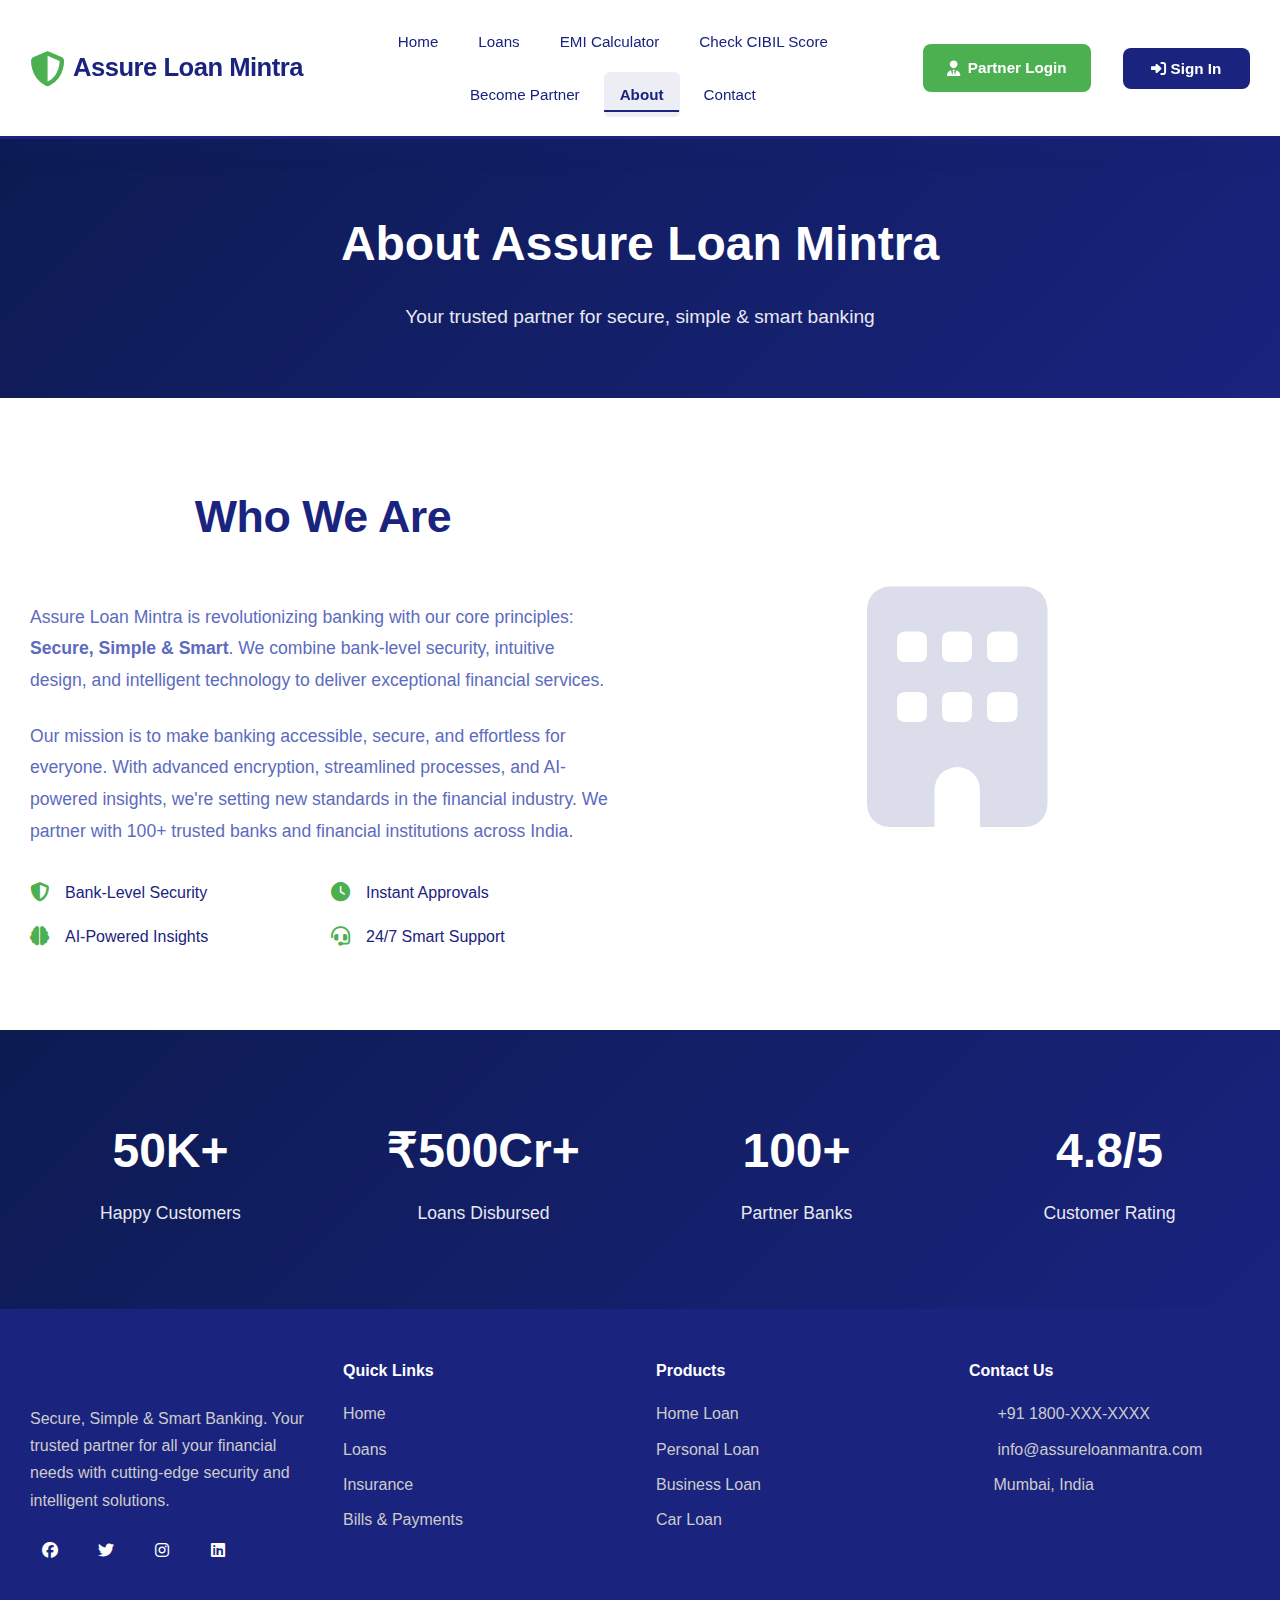
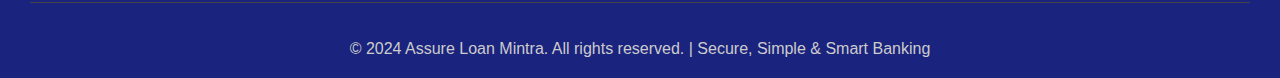
<file: about.html>
<!DOCTYPE html>
<html lang="en">
<head>
    <meta charset="UTF-8">
    <meta name="viewport" content="width=device-width, initial-scale=1.0">
    <title>About Us - Assure Loan Mintra</title>
    <link rel="stylesheet" href="styles.css">
    <link rel="stylesheet" href="https://cdnjs.cloudflare.com/ajax/libs/font-awesome/6.4.0/css/all.min.css">
</head>
<body>
    <!-- Header -->
    <header class="header">
        <div class="container">
            <div class="header-content">
                <div class="logo">
                    <a href="index.html">
                        <i class="fas fa-shield-alt"></i>
                        <h1>Assure Loan Mintra</h1>
                    </a>
                </div>
                <button class="mobile-menu-toggle" id="mobileMenuToggle">
                    <i class="fas fa-bars"></i>
                </button>
                <nav class="nav-menu" id="navMenu">
                    <ul>
                        <li><a href="index.html">Home</a></li>
                        <li><a href="loans.html">Loans</a></li>
                        <li><a href="emi-calculator.html">EMI Calculator</a></li>
                        <li><a href="cibil-check.html">Check CIBIL Score</a></li>
                        <li><a href="become-partner.html">Become Partner</a></li>
                        <li><a href="about.html" class="active">About</a></li>
                        <li><a href="contact.html">Contact</a></li>
                    </ul>
                </nav>
                <div class="header-actions">
                    <a href="partner-login.html" class="btn-partner"><i class="fas fa-user-tie"></i> Partner Login</a>
                    <button class="btn-signin"><i class="fas fa-sign-in-alt"></i> Sign In</button>
                </div>
            </div>
        </div>
    </header>

    <!-- Page Header -->
    <section class="page-header">
        <div class="container">
            <h1>About Assure Loan Mintra</h1>
            <p>Your trusted partner for secure, simple & smart banking</p>
        </div>
    </section>

    <!-- About Us Section -->
    <section class="about">
        <div class="container">
            <div class="about-content">
                <div class="about-text">
                    <h2 class="section-title">Who We Are</h2>
                    <p>Assure Loan Mintra is revolutionizing banking with our core principles: <strong>Secure, Simple & Smart</strong>. We combine bank-level security, intuitive design, and intelligent technology to deliver exceptional financial services.</p>
                    <p>Our mission is to make banking accessible, secure, and effortless for everyone. With advanced encryption, streamlined processes, and AI-powered insights, we're setting new standards in the financial industry. We partner with 100+ trusted banks and financial institutions across India.</p>
                    <div class="about-features">
                        <div class="about-feature">
                            <i class="fas fa-shield-alt"></i>
                            <span>Bank-Level Security</span>
                        </div>
                        <div class="about-feature">
                            <i class="fas fa-clock"></i>
                            <span>Instant Approvals</span>
                        </div>
                        <div class="about-feature">
                            <i class="fas fa-brain"></i>
                            <span>AI-Powered Insights</span>
                        </div>
                        <div class="about-feature">
                            <i class="fas fa-headset"></i>
                            <span>24/7 Smart Support</span>
                        </div>
                    </div>
                </div>
                <div class="about-image">
                    <div class="about-icon">
                        <i class="fas fa-building"></i>
                    </div>
                </div>
            </div>
        </div>
    </section>

    <!-- Stats Section -->
    <section class="stats">
        <div class="container">
            <div class="stats-grid">
                <div class="stat-item">
                    <h2 class="stat-number">50K+</h2>
                    <p>Happy Customers</p>
                </div>
                <div class="stat-item">
                    <h2 class="stat-number">₹500Cr+</h2>
                    <p>Loans Disbursed</p>
                </div>
                <div class="stat-item">
                    <h2 class="stat-number">100+</h2>
                    <p>Partner Banks</p>
                </div>
                <div class="stat-item">
                    <h2 class="stat-number">4.8/5</h2>
                    <p>Customer Rating</p>
                </div>
            </div>
        </div>
    </section>

    <!-- Footer -->
    <footer class="footer">
        <div class="container">
            <div class="footer-content">
                <div class="footer-section">
                    <h3>Assure Loan Mintra</h3>
                    <p>Secure, Simple & Smart Banking. Your trusted partner for all your financial needs with cutting-edge security and intelligent solutions.</p>
                    <div class="social-links">
                        <a href="#"><i class="fab fa-facebook"></i></a>
                        <a href="#"><i class="fab fa-twitter"></i></a>
                        <a href="#"><i class="fab fa-instagram"></i></a>
                        <a href="#"><i class="fab fa-linkedin"></i></a>
                    </div>
                </div>
                <div class="footer-section">
                    <h4>Quick Links</h4>
                    <ul>
                        <li><a href="index.html">Home</a></li>
                        <li><a href="loans.html">Loans</a></li>
                        <li><a href="insurance.html">Insurance</a></li>
                        <li><a href="bills-payments.html">Bills & Payments</a></li>
                    </ul>
                </div>
                <div class="footer-section">
                    <h4>Products</h4>
                    <ul>
                        <li><a href="loans.html">Home Loan</a></li>
                        <li><a href="loans.html">Personal Loan</a></li>
                        <li><a href="loans.html">Business Loan</a></li>
                        <li><a href="loans.html">Car Loan</a></li>
                    </ul>
                </div>
                <div class="footer-section">
                    <h4>Contact Us</h4>
                    <ul>
                        <li><i class="fas fa-phone"></i> +91 1800-XXX-XXXX</li>
                        <li><i class="fas fa-envelope"></i> info@assureloanmantra.com</li>
                        <li><i class="fas fa-map-marker-alt"></i> Mumbai, India</li>
                    </ul>
                </div>
            </div>
            <div class="footer-bottom">
                <p>&copy; 2024 Assure Loan Mintra. All rights reserved. | Secure, Simple & Smart Banking</p>
            </div>
        </div>
    </footer>

    <script src="script.js"></script>
</body>
</html>
</file>
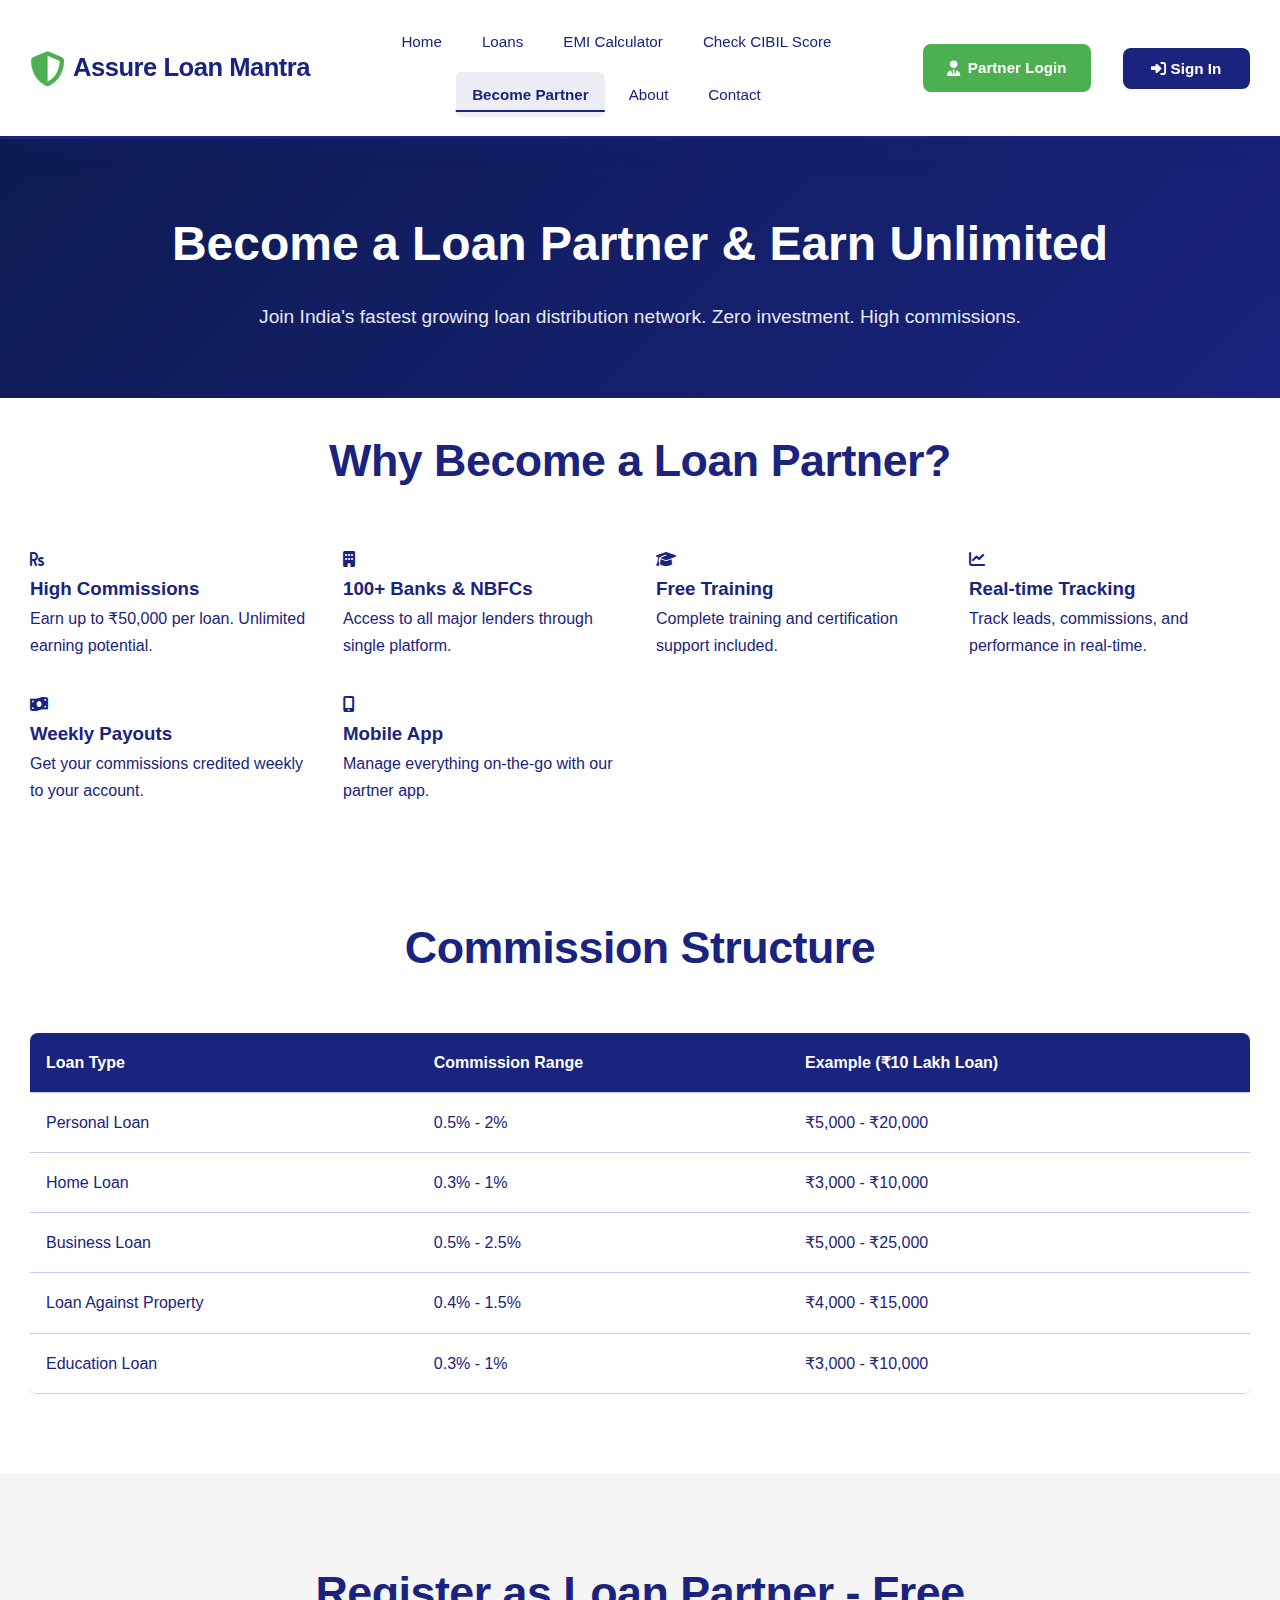
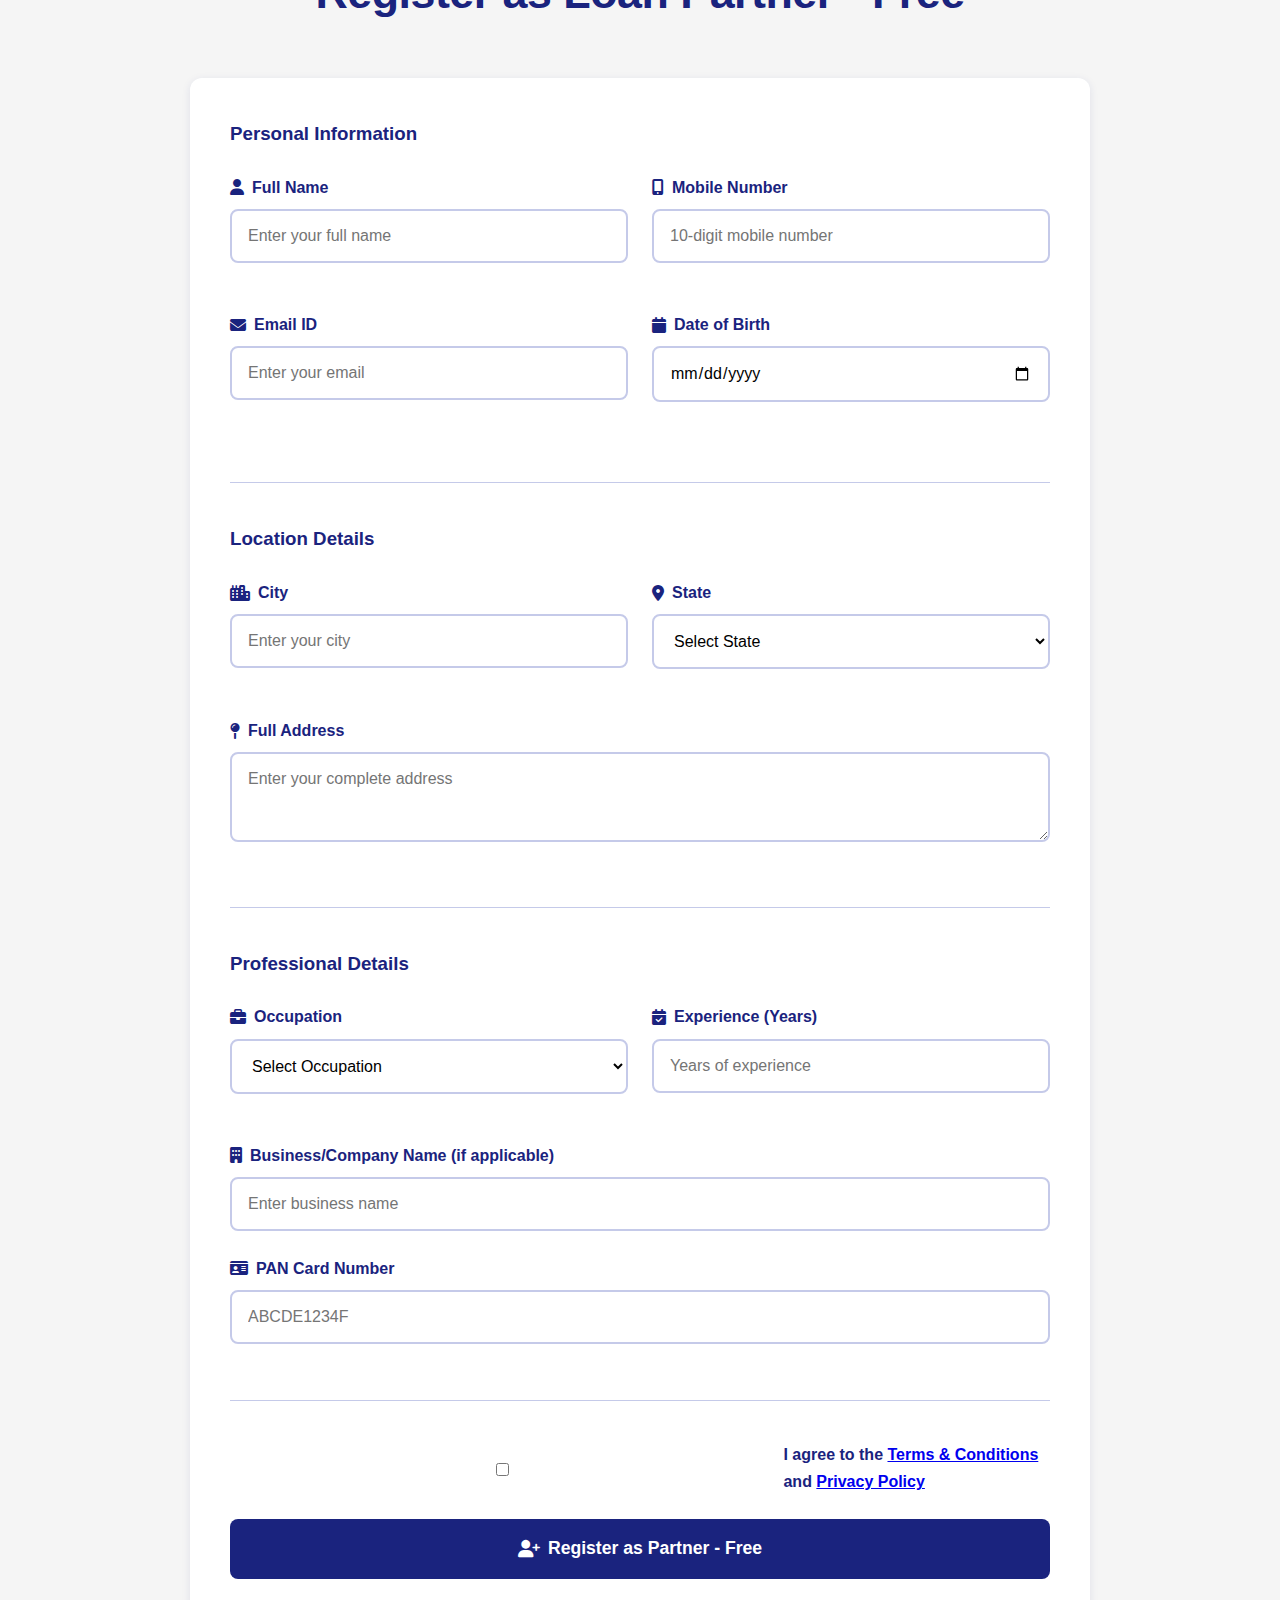
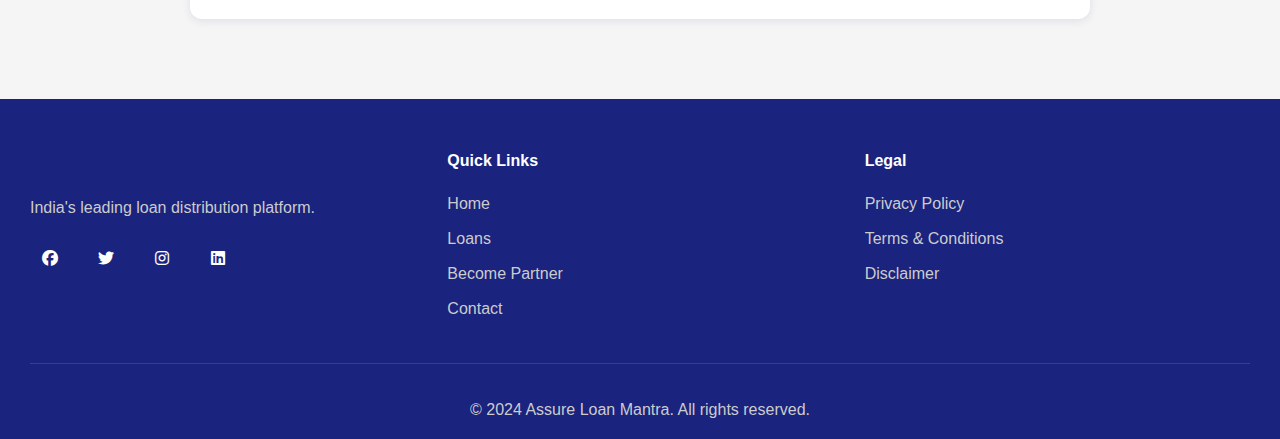
<file: become-partner.html>
<!DOCTYPE html>
<html lang="en">
<head>
    <meta charset="UTF-8">
    <meta name="viewport" content="width=device-width, initial-scale=1.0">
    <meta name="description" content="Become a loan partner/DSA with Assure Loan Mantra. Earn unlimited commissions, access 100+ banks, zero investment required. Free registration.">
    <title>Become a Loan Partner - Earn Up to ₹50K per Loan | Assure Loan Mantra</title>
    <link rel="stylesheet" href="styles.css">
    <link rel="stylesheet" href="https://cdnjs.cloudflare.com/ajax/libs/font-awesome/6.4.0/css/all.min.css">
</head>
<body>
    <!-- Header -->
    <header class="header">
        <div class="container">
            <div class="header-content">
                <div class="logo">
                    <a href="index.html">
                        <i class="fas fa-shield-alt"></i>
                        <h1>Assure Loan Mantra</h1>
                    </a>
                </div>
                <button class="mobile-menu-toggle" id="mobileMenuToggle">
                    <i class="fas fa-bars"></i>
                </button>
                <nav class="nav-menu" id="navMenu">
                    <ul>
                        <li><a href="index.html">Home</a></li>
                        <li><a href="loans.html">Loans</a></li>
                        <li><a href="emi-calculator.html">EMI Calculator</a></li>
                        <li><a href="cibil-check.html">Check CIBIL Score</a></li>
                        <li><a href="become-partner.html" class="active">Become Partner</a></li>
                        <li><a href="about.html">About</a></li>
                        <li><a href="contact.html">Contact</a></li>
                    </ul>
                </nav>
                <div class="header-actions">
                    <a href="partner-login.html" class="btn-partner"><i class="fas fa-user-tie"></i> Partner Login</a>
                    <button class="btn-signin"><i class="fas fa-sign-in-alt"></i> Sign In</button>
                </div>
            </div>
        </div>
    </header>

    <!-- Page Header -->
    <section class="page-header">
        <div class="container">
            <h1>Become a Loan Partner & Earn Unlimited</h1>
            <p>Join India's fastest growing loan distribution network. Zero investment. High commissions.</p>
        </div>
    </section>

    <!-- Partner Benefits -->
    <section class="partner-benefits">
        <div class="container">
            <h2 class="section-title">Why Become a Loan Partner?</h2>
            <div class="benefits-grid">
                <div class="benefit-card">
                    <i class="fas fa-rupee-sign"></i>
                    <h3>High Commissions</h3>
                    <p>Earn up to ₹50,000 per loan. Unlimited earning potential.</p>
                </div>
                <div class="benefit-card">
                    <i class="fas fa-building"></i>
                    <h3>100+ Banks & NBFCs</h3>
                    <p>Access to all major lenders through single platform.</p>
                </div>
                <div class="benefit-card">
                    <i class="fas fa-graduation-cap"></i>
                    <h3>Free Training</h3>
                    <p>Complete training and certification support included.</p>
                </div>
                <div class="benefit-card">
                    <i class="fas fa-chart-line"></i>
                    <h3>Real-time Tracking</h3>
                    <p>Track leads, commissions, and performance in real-time.</p>
                </div>
                <div class="benefit-card">
                    <i class="fas fa-money-bill-wave"></i>
                    <h3>Weekly Payouts</h3>
                    <p>Get your commissions credited weekly to your account.</p>
                </div>
                <div class="benefit-card">
                    <i class="fas fa-mobile-alt"></i>
                    <h3>Mobile App</h3>
                    <p>Manage everything on-the-go with our partner app.</p>
                </div>
            </div>
        </div>
    </section>

    <!-- Commission Structure -->
    <section class="commission-structure">
        <div class="container">
            <h2 class="section-title">Commission Structure</h2>
            <div class="commission-table">
                <table>
                    <thead>
                        <tr>
                            <th>Loan Type</th>
                            <th>Commission Range</th>
                            <th>Example (₹10 Lakh Loan)</th>
                        </tr>
                    </thead>
                    <tbody>
                        <tr>
                            <td>Personal Loan</td>
                            <td>0.5% - 2%</td>
                            <td>₹5,000 - ₹20,000</td>
                        </tr>
                        <tr>
                            <td>Home Loan</td>
                            <td>0.3% - 1%</td>
                            <td>₹3,000 - ₹10,000</td>
                        </tr>
                        <tr>
                            <td>Business Loan</td>
                            <td>0.5% - 2.5%</td>
                            <td>₹5,000 - ₹25,000</td>
                        </tr>
                        <tr>
                            <td>Loan Against Property</td>
                            <td>0.4% - 1.5%</td>
                            <td>₹4,000 - ₹15,000</td>
                        </tr>
                        <tr>
                            <td>Education Loan</td>
                            <td>0.3% - 1%</td>
                            <td>₹3,000 - ₹10,000</td>
                        </tr>
                    </tbody>
                </table>
            </div>
        </div>
    </section>

    <!-- Partner Registration Form -->
    <section class="partner-registration">
        <div class="container">
            <h2 class="section-title">Register as Loan Partner - Free</h2>
            <div class="registration-wrapper">
                <form id="partnerRegistrationForm" class="partner-form">
                    <div class="form-section">
                        <h3>Personal Information</h3>
                        <div class="form-row">
                            <div class="form-group">
                                <label><i class="fas fa-user"></i> Full Name</label>
                                <input type="text" name="fullName" placeholder="Enter your full name" required>
                            </div>
                            <div class="form-group">
                                <label><i class="fas fa-mobile-alt"></i> Mobile Number</label>
                                <input type="tel" name="mobile" placeholder="10-digit mobile number" pattern="[0-9]{10}" maxlength="10" required>
                            </div>
                        </div>
                        <div class="form-row">
                            <div class="form-group">
                                <label><i class="fas fa-envelope"></i> Email ID</label>
                                <input type="email" name="email" placeholder="Enter your email" required>
                            </div>
                            <div class="form-group">
                                <label><i class="fas fa-calendar"></i> Date of Birth</label>
                                <input type="date" name="dob" required>
                            </div>
                        </div>
                    </div>
                    <div class="form-section">
                        <h3>Location Details</h3>
                        <div class="form-row">
                            <div class="form-group">
                                <label><i class="fas fa-city"></i> City</label>
                                <input type="text" name="city" placeholder="Enter your city" required>
                            </div>
                            <div class="form-group">
                                <label><i class="fas fa-map-marker-alt"></i> State</label>
                                <select name="state" required>
                                    <option value="">Select State</option>
                                    <option value="maharashtra">Maharashtra</option>
                                    <option value="delhi">Delhi</option>
                                    <option value="karnataka">Karnataka</option>
                                    <option value="tamil-nadu">Tamil Nadu</option>
                                    <option value="gujarat">Gujarat</option>
                                    <option value="west-bengal">West Bengal</option>
                                </select>
                            </div>
                        </div>
                        <div class="form-group">
                            <label><i class="fas fa-map-pin"></i> Full Address</label>
                            <textarea name="address" rows="3" placeholder="Enter your complete address" required></textarea>
                        </div>
                    </div>
                    <div class="form-section">
                        <h3>Professional Details</h3>
                        <div class="form-row">
                            <div class="form-group">
                                <label><i class="fas fa-briefcase"></i> Occupation</label>
                                <select name="occupation" required>
                                    <option value="">Select Occupation</option>
                                    <option value="loan-agent">Loan Agent/DSA</option>
                                    <option value="freelancer">Freelancer</option>
                                    <option value="business-owner">Business Owner</option>
                                    <option value="employee">Employee</option>
                                    <option value="other">Other</option>
                                </select>
                            </div>
                            <div class="form-group">
                                <label><i class="fas fa-calendar-check"></i> Experience (Years)</label>
                                <input type="number" name="experience" placeholder="Years of experience" min="0" required>
                            </div>
                        </div>
                        <div class="form-group">
                            <label><i class="fas fa-building"></i> Business/Company Name (if applicable)</label>
                            <input type="text" name="businessName" placeholder="Enter business name">
                        </div>
                        <div class="form-group">
                            <label><i class="fas fa-id-card"></i> PAN Card Number</label>
                            <input type="text" name="pan" placeholder="ABCDE1234F" pattern="[A-Z]{5}[0-9]{4}[A-Z]{1}" maxlength="10" required>
                        </div>
                    </div>
                    <div class="form-group">
                        <label class="checkbox-label">
                            <input type="checkbox" required>
                            <span>I agree to the <a href="terms.html">Terms & Conditions</a> and <a href="privacy-policy.html">Privacy Policy</a></span>
                        </label>
                    </div>
                    <button type="submit" class="btn-submit-partner">
                        <i class="fas fa-user-plus"></i> Register as Partner - Free
                    </button>
                </form>
            </div>
        </div>
    </section>

    <!-- Footer -->
    <footer class="footer">
        <div class="container">
            <div class="footer-content">
                <div class="footer-section">
                    <h3>Assure Loan Mantra</h3>
                    <p>India's leading loan distribution platform.</p>
                    <div class="social-links">
                        <a href="#"><i class="fab fa-facebook"></i></a>
                        <a href="#"><i class="fab fa-twitter"></i></a>
                        <a href="#"><i class="fab fa-instagram"></i></a>
                        <a href="#"><i class="fab fa-linkedin"></i></a>
                    </div>
                </div>
                <div class="footer-section">
                    <h4>Quick Links</h4>
                    <ul>
                        <li><a href="index.html">Home</a></li>
                        <li><a href="loans.html">Loans</a></li>
                        <li><a href="become-partner.html">Become Partner</a></li>
                        <li><a href="contact.html">Contact</a></li>
                    </ul>
                </div>
                <div class="footer-section">
                    <h4>Legal</h4>
                    <ul>
                        <li><a href="privacy-policy.html">Privacy Policy</a></li>
                        <li><a href="terms.html">Terms & Conditions</a></li>
                        <li><a href="disclaimer.html">Disclaimer</a></li>
                    </ul>
                </div>
            </div>
            <div class="footer-bottom">
                <p>&copy; 2024 Assure Loan Mantra. All rights reserved.</p>
            </div>
        </div>
    </footer>

    <script src="script.js"></script>
</body>
</html>
</file>
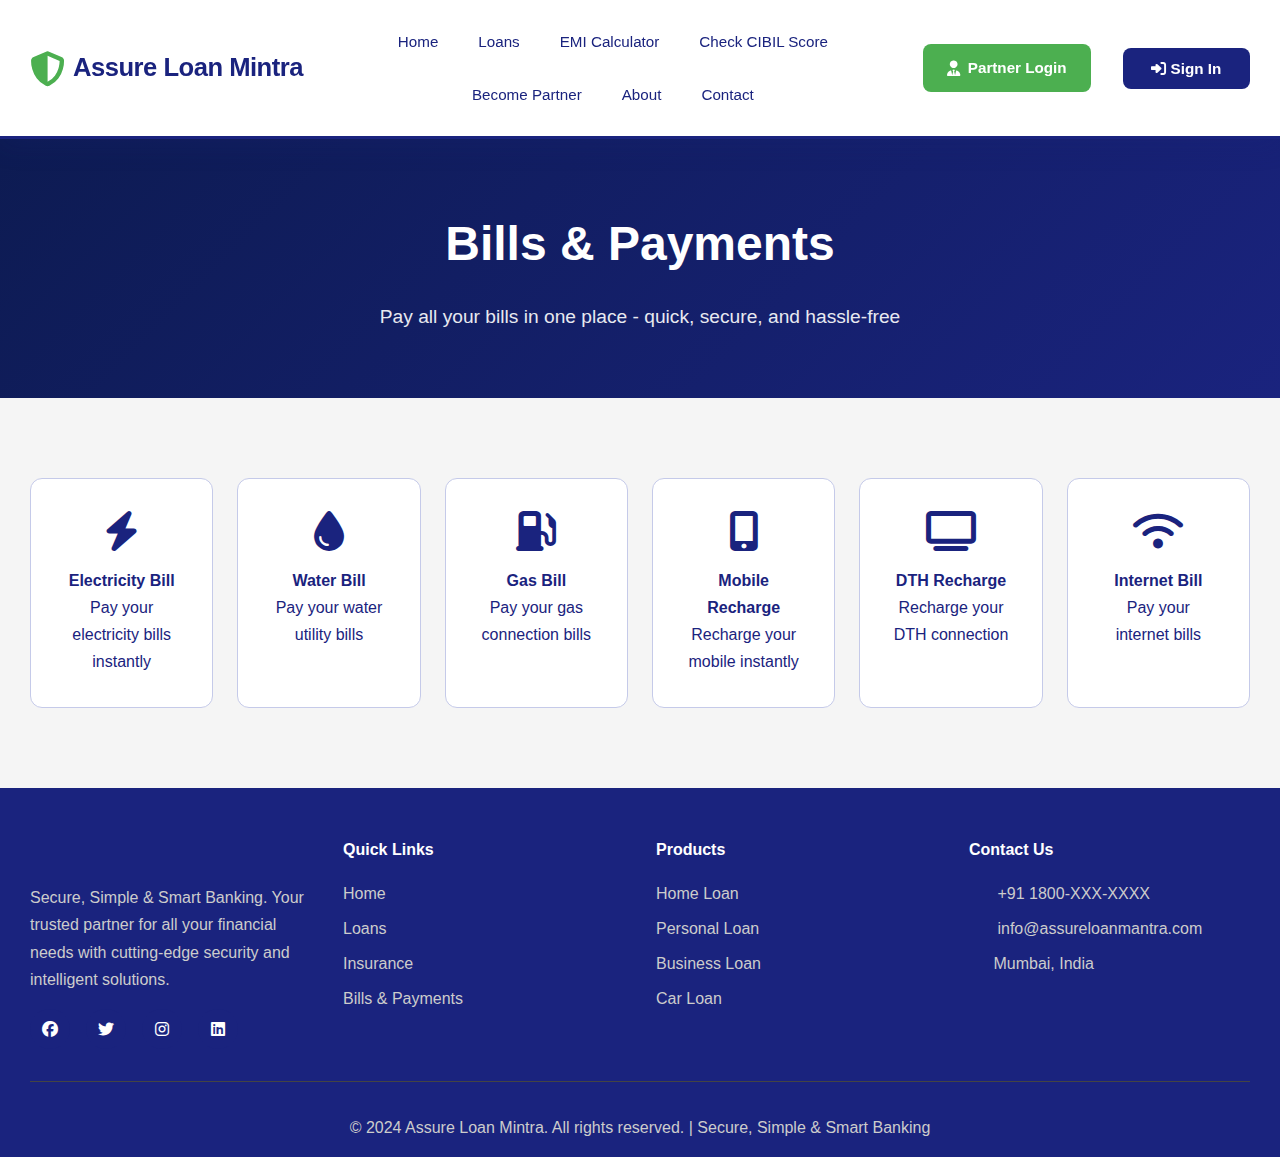
<file: bills-payments.html>
<!DOCTYPE html>
<html lang="en">
<head>
    <meta charset="UTF-8">
    <meta name="viewport" content="width=device-width, initial-scale=1.0">
    <title>Bills & Payments - Assure Loan Mintra</title>
    <link rel="stylesheet" href="styles.css">
    <link rel="stylesheet" href="https://cdnjs.cloudflare.com/ajax/libs/font-awesome/6.4.0/css/all.min.css">
</head>
<body>
    <!-- Header -->
    <header class="header">
        <div class="container">
            <div class="header-content">
                <div class="logo">
                    <a href="index.html">
                        <i class="fas fa-shield-alt"></i>
                        <h1>Assure Loan Mintra</h1>
                    </a>
                </div>
                <button class="mobile-menu-toggle" id="mobileMenuToggle">
                    <i class="fas fa-bars"></i>
                </button>
                <nav class="nav-menu" id="navMenu">
                    <ul>
                        <li><a href="index.html">Home</a></li>
                        <li><a href="loans.html">Loans</a></li>
                        <li><a href="emi-calculator.html">EMI Calculator</a></li>
                        <li><a href="cibil-check.html">Check CIBIL Score</a></li>
                        <li><a href="become-partner.html">Become Partner</a></li>
                        <li><a href="about.html">About</a></li>
                        <li><a href="contact.html">Contact</a></li>
                    </ul>
                </nav>
                <div class="header-actions">
                    <a href="partner-login.html" class="btn-partner"><i class="fas fa-user-tie"></i> Partner Login</a>
                    <button class="btn-signin"><i class="fas fa-sign-in-alt"></i> Sign In</button>
                </div>
            </div>
        </div>
    </header>

    <!-- Page Header -->
    <section class="page-header">
        <div class="container">
            <h1>Bills & Payments</h1>
            <p>Pay all your bills in one place - quick, secure, and hassle-free</p>
        </div>
    </section>

    <!-- Bills & Payments Section -->
    <section class="bills-payments">
        <div class="container">
            <div class="bills-grid">
                <div class="bill-card">
                    <i class="fas fa-bolt"></i>
                    <h3>Electricity Bill</h3>
                    <p>Pay your electricity bills instantly</p>
                </div>
                <div class="bill-card">
                    <i class="fas fa-tint"></i>
                    <h3>Water Bill</h3>
                    <p>Pay your water utility bills</p>
                </div>
                <div class="bill-card">
                    <i class="fas fa-gas-pump"></i>
                    <h3>Gas Bill</h3>
                    <p>Pay your gas connection bills</p>
                </div>
                <div class="bill-card">
                    <i class="fas fa-mobile-alt"></i>
                    <h3>Mobile Recharge</h3>
                    <p>Recharge your mobile instantly</p>
                </div>
                <div class="bill-card">
                    <i class="fas fa-tv"></i>
                    <h3>DTH Recharge</h3>
                    <p>Recharge your DTH connection</p>
                </div>
                <div class="bill-card">
                    <i class="fas fa-wifi"></i>
                    <h3>Internet Bill</h3>
                    <p>Pay your internet bills</p>
                </div>
            </div>
        </div>
    </section>

    <!-- Footer -->
    <footer class="footer">
        <div class="container">
            <div class="footer-content">
                <div class="footer-section">
                    <h3>Assure Loan Mintra</h3>
                    <p>Secure, Simple & Smart Banking. Your trusted partner for all your financial needs with cutting-edge security and intelligent solutions.</p>
                    <div class="social-links">
                        <a href="#"><i class="fab fa-facebook"></i></a>
                        <a href="#"><i class="fab fa-twitter"></i></a>
                        <a href="#"><i class="fab fa-instagram"></i></a>
                        <a href="#"><i class="fab fa-linkedin"></i></a>
                    </div>
                </div>
                <div class="footer-section">
                    <h4>Quick Links</h4>
                    <ul>
                        <li><a href="index.html">Home</a></li>
                        <li><a href="loans.html">Loans</a></li>
                        <li><a href="insurance.html">Insurance</a></li>
                        <li><a href="bills-payments.html">Bills & Payments</a></li>
                    </ul>
                </div>
                <div class="footer-section">
                    <h4>Products</h4>
                    <ul>
                        <li><a href="loans.html">Home Loan</a></li>
                        <li><a href="loans.html">Personal Loan</a></li>
                        <li><a href="loans.html">Business Loan</a></li>
                        <li><a href="loans.html">Car Loan</a></li>
                    </ul>
                </div>
                <div class="footer-section">
                    <h4>Contact Us</h4>
                    <ul>
                        <li><i class="fas fa-phone"></i> +91 1800-XXX-XXXX</li>
                        <li><i class="fas fa-envelope"></i> info@assureloanmantra.com</li>
                        <li><i class="fas fa-map-marker-alt"></i> Mumbai, India</li>
                    </ul>
                </div>
            </div>
            <div class="footer-bottom">
                <p>&copy; 2024 Assure Loan Mintra. All rights reserved. | Secure, Simple & Smart Banking</p>
            </div>
        </div>
    </footer>

    <script src="script.js"></script>
</body>
</html>
</file>
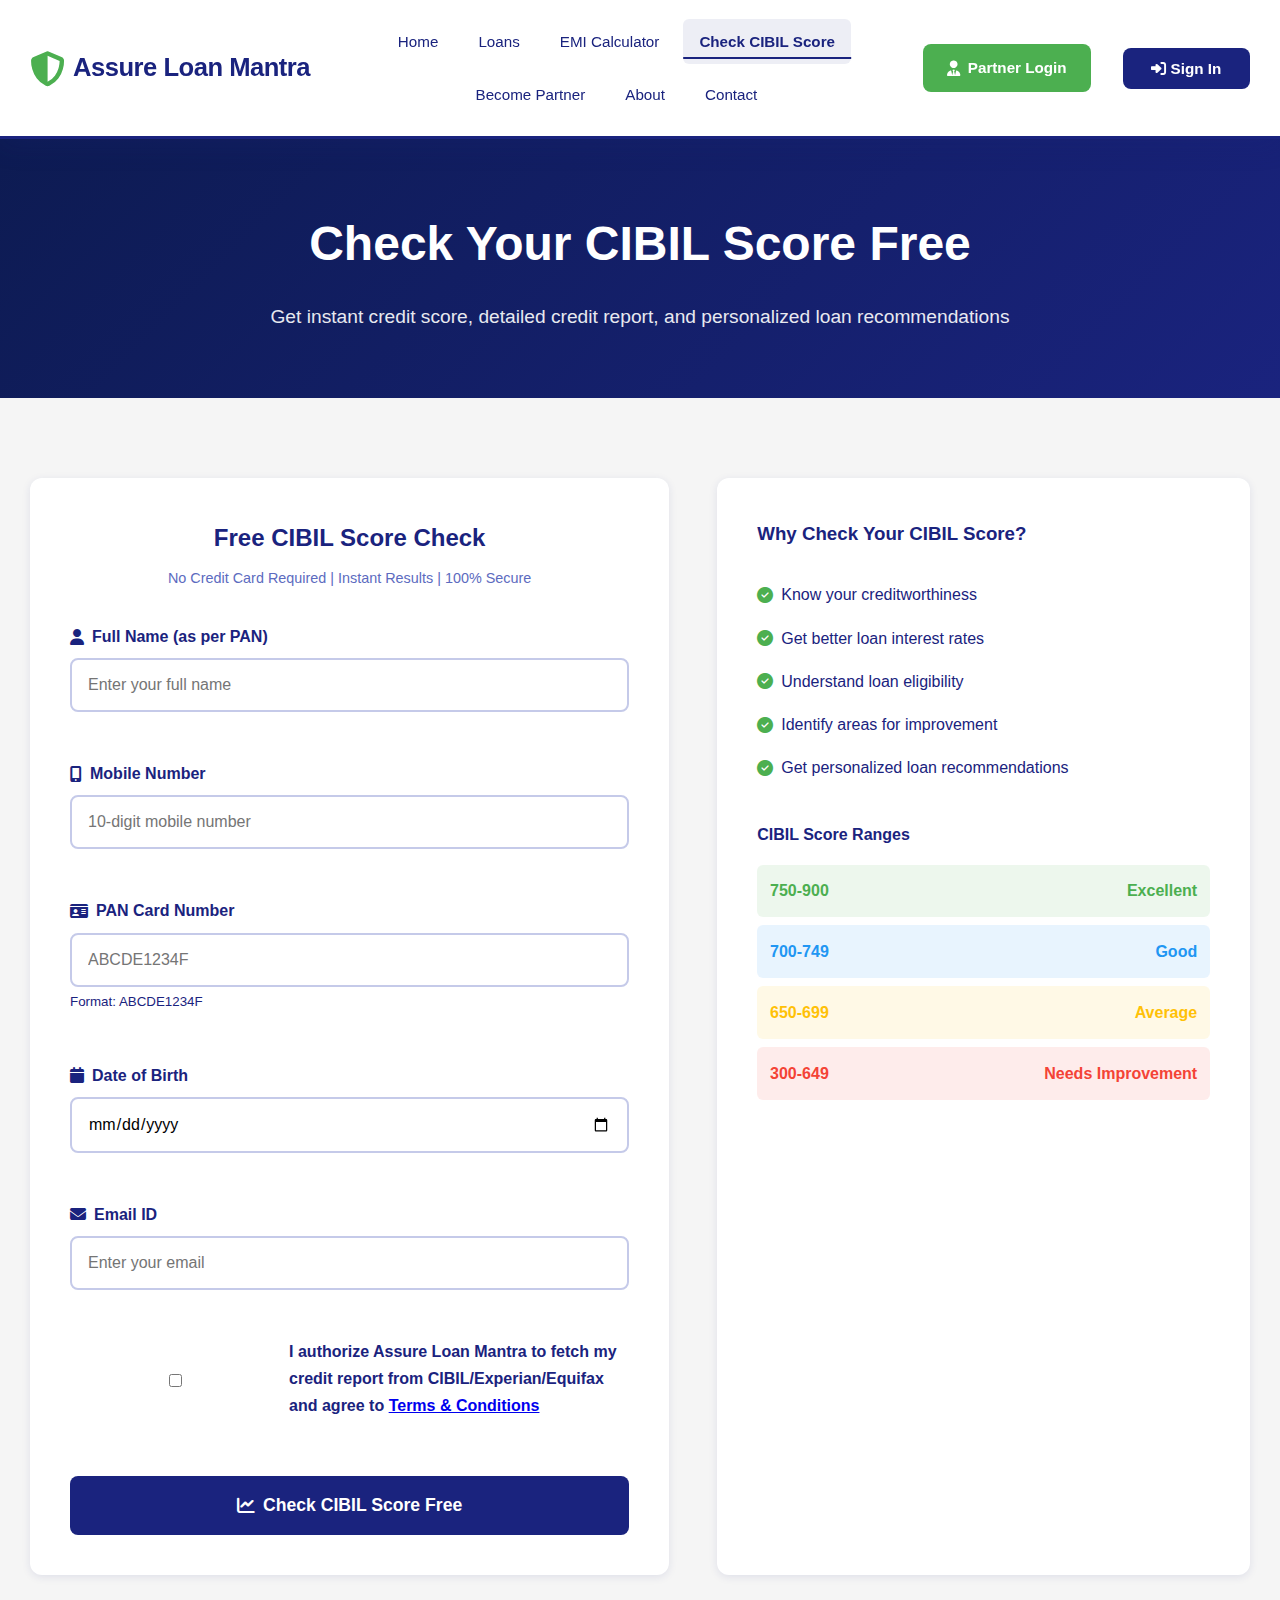
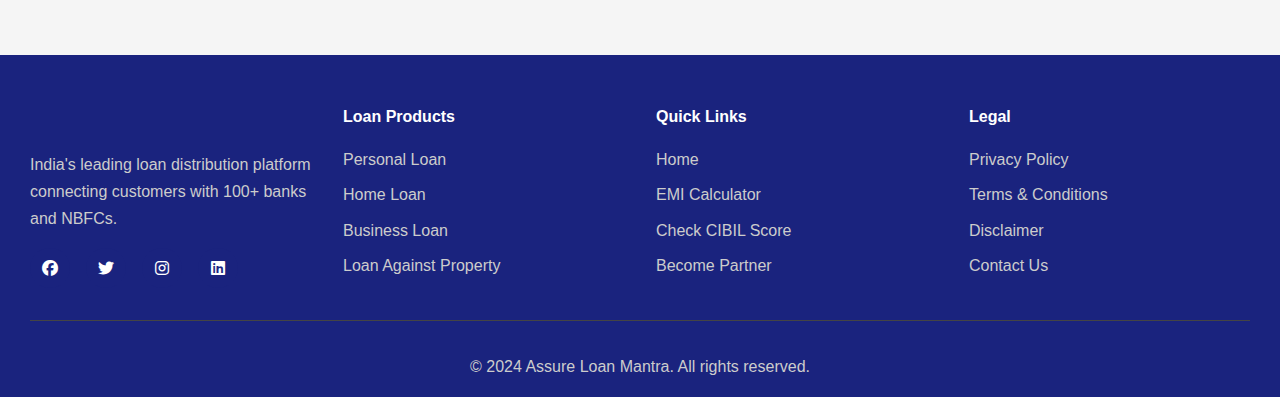
<file: cibil-check.html>
<!DOCTYPE html>
<html lang="en">
<head>
    <meta charset="UTF-8">
    <meta name="viewport" content="width=device-width, initial-scale=1.0">
    <meta name="description" content="Check your CIBIL score free online. Get instant credit score, credit report analysis, and personalized loan recommendations. No credit card required.">
    <title>Free CIBIL Score Check Online - Instant Credit Score | Assure Loan Mantra</title>
    <link rel="stylesheet" href="styles.css">
    <link rel="stylesheet" href="https://cdnjs.cloudflare.com/ajax/libs/font-awesome/6.4.0/css/all.min.css">
</head>
<body>
    <!-- Header -->
    <header class="header">
        <div class="container">
            <div class="header-content">
                <div class="logo">
                    <a href="index.html">
                        <i class="fas fa-shield-alt"></i>
                        <h1>Assure Loan Mantra</h1>
                    </a>
                </div>
                <button class="mobile-menu-toggle" id="mobileMenuToggle">
                    <i class="fas fa-bars"></i>
                </button>
                <nav class="nav-menu" id="navMenu">
                    <ul>
                        <li><a href="index.html">Home</a></li>
                        <li><a href="loans.html">Loans</a></li>
                        <li><a href="emi-calculator.html">EMI Calculator</a></li>
                        <li><a href="cibil-check.html" class="active">Check CIBIL Score</a></li>
                        <li><a href="become-partner.html">Become Partner</a></li>
                        <li><a href="about.html">About</a></li>
                        <li><a href="contact.html">Contact</a></li>
                    </ul>
                </nav>
                <div class="header-actions">
                    <a href="partner-login.html" class="btn-partner"><i class="fas fa-user-tie"></i> Partner Login</a>
                    <button class="btn-signin"><i class="fas fa-sign-in-alt"></i> Sign In</button>
                </div>
            </div>
        </div>
    </header>

    <!-- Page Header -->
    <section class="page-header">
        <div class="container">
            <h1>Check Your CIBIL Score Free</h1>
            <p>Get instant credit score, detailed credit report, and personalized loan recommendations</p>
        </div>
    </section>

    <!-- CIBIL Check Form -->
    <section class="cibil-check-section">
        <div class="container">
            <div class="cibil-wrapper">
                <div class="cibil-form-card">
                    <div class="cibil-form-header">
                        <h2>Free CIBIL Score Check</h2>
                        <p>No Credit Card Required | Instant Results | 100% Secure</p>
                    </div>
                    <form id="cibilCheckForm" class="cibil-form">
                        <div class="form-group">
                            <label><i class="fas fa-user"></i> Full Name (as per PAN)</label>
                            <input type="text" name="fullName" placeholder="Enter your full name" required>
                        </div>
                        <div class="form-group">
                            <label><i class="fas fa-mobile-alt"></i> Mobile Number</label>
                            <input type="tel" name="mobile" placeholder="10-digit mobile number" pattern="[0-9]{10}" maxlength="10" required>
                        </div>
                        <div class="form-group">
                            <label><i class="fas fa-id-card"></i> PAN Card Number</label>
                            <input type="text" name="pan" placeholder="ABCDE1234F" pattern="[A-Z]{5}[0-9]{4}[A-Z]{1}" maxlength="10" required>
                            <small>Format: ABCDE1234F</small>
                        </div>
                        <div class="form-group">
                            <label><i class="fas fa-calendar"></i> Date of Birth</label>
                            <input type="date" name="dob" required>
                        </div>
                        <div class="form-group">
                            <label><i class="fas fa-envelope"></i> Email ID</label>
                            <input type="email" name="email" placeholder="Enter your email" required>
                        </div>
                        <div class="form-group">
                            <label class="checkbox-label">
                                <input type="checkbox" required>
                                <span>I authorize Assure Loan Mantra to fetch my credit report from CIBIL/Experian/Equifax and agree to <a href="terms.html">Terms & Conditions</a></span>
                            </label>
                        </div>
                        <button type="submit" class="btn-cibil-check">
                            <i class="fas fa-chart-line"></i> Check CIBIL Score Free
                        </button>
                    </form>
                </div>
                <div class="cibil-info-card">
                    <h3>Why Check Your CIBIL Score?</h3>
                    <ul class="cibil-benefits-list">
                        <li><i class="fas fa-check-circle"></i> Know your creditworthiness</li>
                        <li><i class="fas fa-check-circle"></i> Get better loan interest rates</li>
                        <li><i class="fas fa-check-circle"></i> Understand loan eligibility</li>
                        <li><i class="fas fa-check-circle"></i> Identify areas for improvement</li>
                        <li><i class="fas fa-check-circle"></i> Get personalized loan recommendations</li>
                    </ul>
                    <div class="cibil-score-ranges">
                        <h4>CIBIL Score Ranges</h4>
                        <div class="score-range-item excellent">
                            <span class="range-label">750-900</span>
                            <span class="range-status">Excellent</span>
                        </div>
                        <div class="score-range-item good">
                            <span class="range-label">700-749</span>
                            <span class="range-status">Good</span>
                        </div>
                        <div class="score-range-item average">
                            <span class="range-label">650-699</span>
                            <span class="range-status">Average</span>
                        </div>
                        <div class="score-range-item poor">
                            <span class="range-label">300-649</span>
                            <span class="range-status">Needs Improvement</span>
                        </div>
                    </div>
                </div>
            </div>
        </div>
    </section>

    <!-- OTP Verification Modal -->
    <div id="otpModal" class="modal" style="display: none;">
        <div class="modal-content otp-modal">
            <span class="modal-close" onclick="closeOTPModal()">&times;</span>
            <h2>Verify Your Mobile Number</h2>
            <p>We've sent an OTP to <strong id="mobileNumberDisplay"></strong></p>
            <form id="otpForm">
                <div class="otp-input-group">
                    <input type="text" id="otp1" maxlength="1" pattern="[0-9]" required>
                    <input type="text" id="otp2" maxlength="1" pattern="[0-9]" required>
                    <input type="text" id="otp3" maxlength="1" pattern="[0-9]" required>
                    <input type="text" id="otp4" maxlength="1" pattern="[0-9]" required>
                    <input type="text" id="otp5" maxlength="1" pattern="[0-9]" required>
                    <input type="text" id="otp6" maxlength="1" pattern="[0-9]" required>
                </div>
                <p class="otp-resend">
                    Didn't receive OTP? <a href="#" onclick="resendOTP()">Resend</a>
                    <span id="otpTimer"></span>
                </p>
                <button type="submit" class="btn-verify-otp">Verify OTP</button>
            </form>
        </div>
    </div>

    <!-- CIBIL Score Result Modal -->
    <div id="scoreResultModal" class="modal" style="display: none;">
        <div class="modal-content score-result-modal">
            <span class="modal-close" onclick="closeScoreModal()">&times;</span>
            <div class="score-result-content">
                <h2>Your CIBIL Score</h2>
                <div class="score-display">
                    <div class="score-circle" id="scoreCircle">
                        <div class="score-value" id="scoreValue">0</div>
                        <div class="score-label">CIBIL Score</div>
                    </div>
                    <div class="score-status" id="scoreStatus">Excellent</div>
                </div>
                <div class="score-analysis">
                    <h3>Credit Health Analysis</h3>
                    <p id="scoreAnalysis"></p>
                </div>
                <div class="loan-recommendations">
                    <h3>Recommended Loan Products</h3>
                    <div id="loanRecommendations" class="recommendations-grid"></div>
                </div>
                <div class="score-actions">
                    <a href="loans.html" class="btn-primary">View All Loans</a>
                    <button class="btn-secondary" onclick="downloadReport()">Download Full Report</button>
                </div>
            </div>
        </div>
    </div>

    <!-- Footer -->
    <footer class="footer">
        <div class="container">
            <div class="footer-content">
                <div class="footer-section">
                    <h3>Assure Loan Mantra</h3>
                    <p>India's leading loan distribution platform connecting customers with 100+ banks and NBFCs.</p>
                    <div class="social-links">
                        <a href="#"><i class="fab fa-facebook"></i></a>
                        <a href="#"><i class="fab fa-twitter"></i></a>
                        <a href="#"><i class="fab fa-instagram"></i></a>
                        <a href="#"><i class="fab fa-linkedin"></i></a>
                    </div>
                </div>
                <div class="footer-section">
                    <h4>Loan Products</h4>
                    <ul>
                        <li><a href="personal-loan.html">Personal Loan</a></li>
                        <li><a href="home-loan.html">Home Loan</a></li>
                        <li><a href="business-loan.html">Business Loan</a></li>
                        <li><a href="loan-against-property.html">Loan Against Property</a></li>
                    </ul>
                </div>
                <div class="footer-section">
                    <h4>Quick Links</h4>
                    <ul>
                        <li><a href="index.html">Home</a></li>
                        <li><a href="emi-calculator.html">EMI Calculator</a></li>
                        <li><a href="cibil-check.html">Check CIBIL Score</a></li>
                        <li><a href="become-partner.html">Become Partner</a></li>
                    </ul>
                </div>
                <div class="footer-section">
                    <h4>Legal</h4>
                    <ul>
                        <li><a href="privacy-policy.html">Privacy Policy</a></li>
                        <li><a href="terms.html">Terms & Conditions</a></li>
                        <li><a href="disclaimer.html">Disclaimer</a></li>
                        <li><a href="contact.html">Contact Us</a></li>
                    </ul>
                </div>
            </div>
            <div class="footer-bottom">
                <p>&copy; 2024 Assure Loan Mantra. All rights reserved.</p>
            </div>
        </div>
    </footer>

    <script src="script.js"></script>
</body>
</html>
</file>
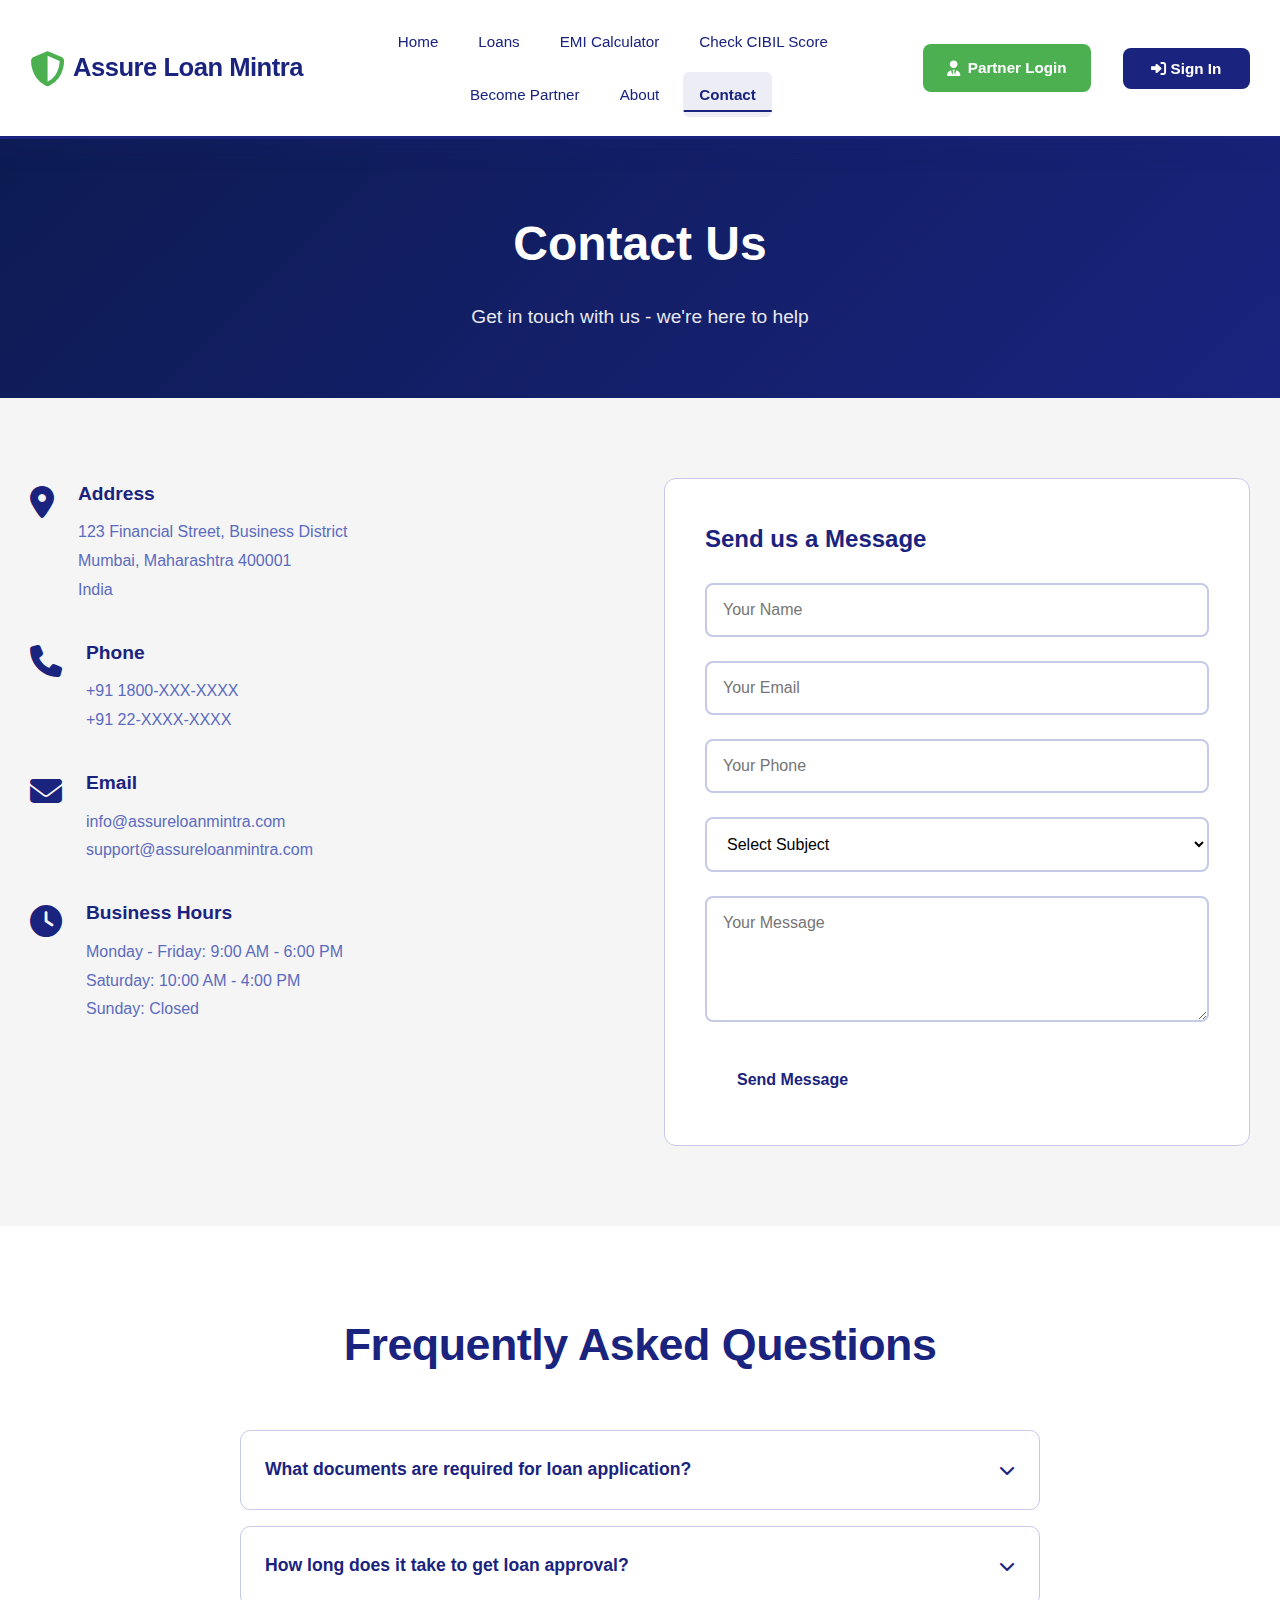
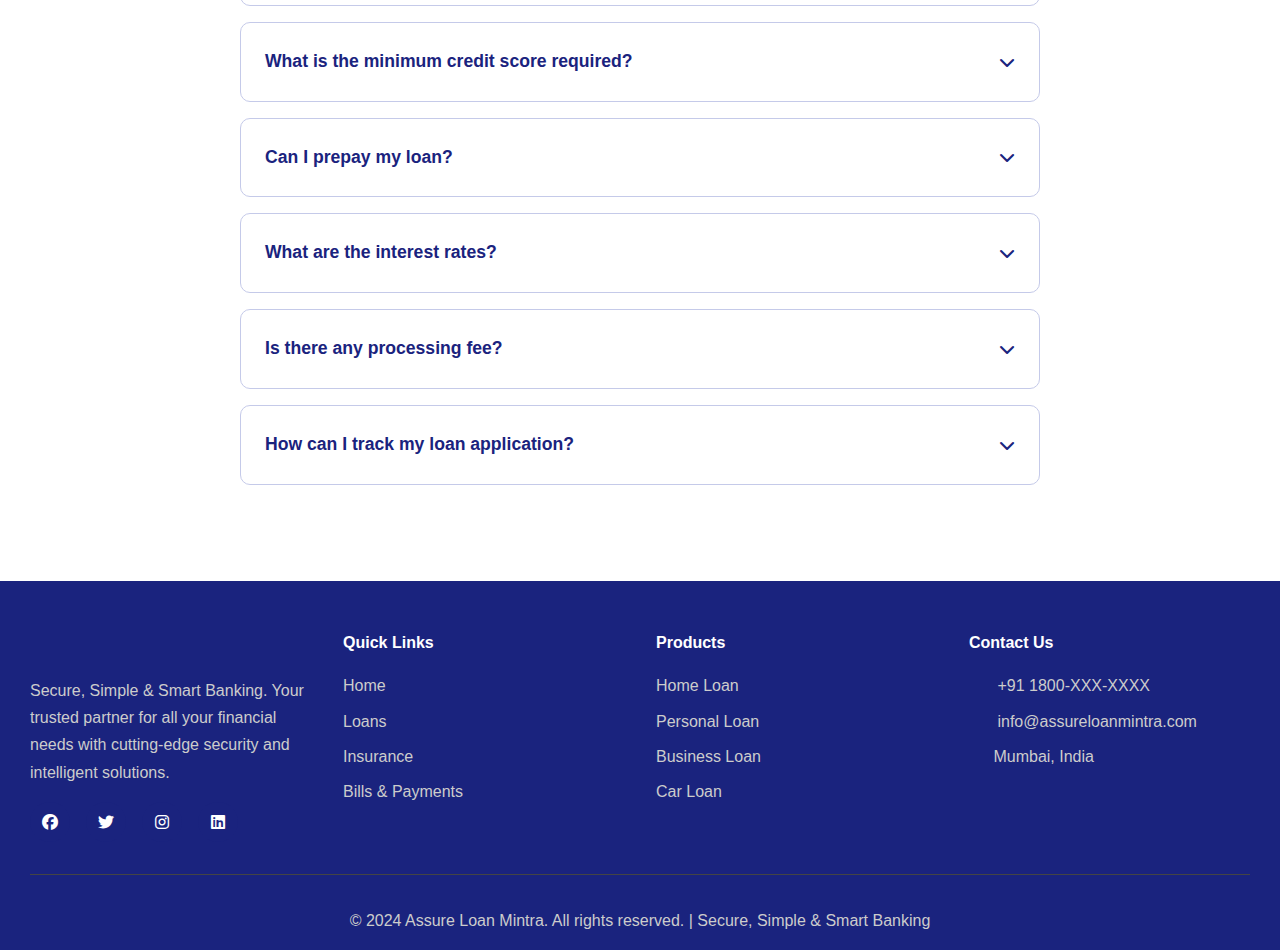
<file: contact.html>
<!DOCTYPE html>
<html lang="en">
<head>
    <meta charset="UTF-8">
    <meta name="viewport" content="width=device-width, initial-scale=1.0">
    <title>Contact Us - Assure Loan Mintra</title>
    <link rel="stylesheet" href="styles.css">
    <link rel="stylesheet" href="https://cdnjs.cloudflare.com/ajax/libs/font-awesome/6.4.0/css/all.min.css">
</head>
<body>
    <!-- Header -->
    <header class="header">
        <div class="container">
            <div class="header-content">
                <div class="logo">
                    <a href="index.html">
                        <i class="fas fa-shield-alt"></i>
                        <h1>Assure Loan Mintra</h1>
                    </a>
                </div>
                <button class="mobile-menu-toggle" id="mobileMenuToggle">
                    <i class="fas fa-bars"></i>
                </button>
                <nav class="nav-menu" id="navMenu">
                    <ul>
                        <li><a href="index.html">Home</a></li>
                        <li><a href="loans.html">Loans</a></li>
                        <li><a href="emi-calculator.html">EMI Calculator</a></li>
                        <li><a href="cibil-check.html">Check CIBIL Score</a></li>
                        <li><a href="become-partner.html">Become Partner</a></li>
                        <li><a href="about.html">About</a></li>
                        <li><a href="contact.html" class="active">Contact</a></li>
                    </ul>
                </nav>
                <div class="header-actions">
                    <a href="partner-login.html" class="btn-partner"><i class="fas fa-user-tie"></i> Partner Login</a>
                    <button class="btn-signin"><i class="fas fa-sign-in-alt"></i> Sign In</button>
                </div>
            </div>
        </div>
    </header>

    <!-- Page Header -->
    <section class="page-header">
        <div class="container">
            <h1>Contact Us</h1>
            <p>Get in touch with us - we're here to help</p>
        </div>
    </section>

    <!-- Contact Section -->
    <section class="contact">
        <div class="container">
            <div class="contact-content">
                <div class="contact-info">
                    <div class="contact-item">
                        <i class="fas fa-map-marker-alt"></i>
                        <div>
                            <h3>Address</h3>
                            <p>123 Financial Street, Business District<br>Mumbai, Maharashtra 400001<br>India</p>
                        </div>
                    </div>
                    <div class="contact-item">
                        <i class="fas fa-phone"></i>
                        <div>
                            <h3>Phone</h3>
                            <p>+91 1800-XXX-XXXX<br>+91 22-XXXX-XXXX</p>
                        </div>
                    </div>
                    <div class="contact-item">
                        <i class="fas fa-envelope"></i>
                        <div>
                            <h3>Email</h3>
                            <p>info@assureloanmintra.com<br>support@assureloanmintra.com</p>
                        </div>
                    </div>
                    <div class="contact-item">
                        <i class="fas fa-clock"></i>
                        <div>
                            <h3>Business Hours</h3>
                            <p>Monday - Friday: 9:00 AM - 6:00 PM<br>Saturday: 10:00 AM - 4:00 PM<br>Sunday: Closed</p>
                        </div>
                    </div>
                </div>
                <div class="contact-form">
                    <h3>Send us a Message</h3>
                    <form id="contactForm">
                        <div class="form-group">
                            <input type="text" placeholder="Your Name" required>
                        </div>
                        <div class="form-group">
                            <input type="email" placeholder="Your Email" required>
                        </div>
                        <div class="form-group">
                            <input type="tel" placeholder="Your Phone">
                        </div>
                        <div class="form-group">
                            <select required>
                                <option value="">Select Subject</option>
                                <option value="loan">Loan Inquiry</option>
                                <option value="insurance">Insurance</option>
                                <option value="bills">Bills & Payments</option>
                                <option value="other">Other</option>
                            </select>
                        </div>
                        <div class="form-group">
                            <textarea rows="5" placeholder="Your Message" required></textarea>
                        </div>
                        <button type="submit" class="btn-primary">Send Message</button>
                    </form>
                </div>
            </div>
        </div>
    </section>

    <!-- FAQs Section -->
    <section class="faqs">
        <div class="container">
            <h2 class="section-title">Frequently Asked Questions</h2>
            <div class="faq-list">
                <div class="faq-item">
                    <div class="faq-question">
                        <h3>What documents are required for loan application?</h3>
                        <i class="fas fa-chevron-down"></i>
                    </div>
                    <div class="faq-answer">
                        <p>You need to provide identity proof, address proof, income documents, and bank statements. The exact documents may vary based on the loan type.</p>
                    </div>
                </div>
                <div class="faq-item">
                    <div class="faq-question">
                        <h3>How long does it take to get loan approval?</h3>
                        <i class="fas fa-chevron-down"></i>
                    </div>
                    <div class="faq-answer">
                        <p>Loan approval typically takes 2-5 business days after submission of all required documents. Some loans may be approved faster.</p>
                    </div>
                </div>
                <div class="faq-item">
                    <div class="faq-question">
                        <h3>What is the minimum credit score required?</h3>
                        <i class="fas fa-chevron-down"></i>
                    </div>
                    <div class="faq-answer">
                        <p>Generally, a credit score of 650 or above is preferred. However, we work with various banks that have different requirements.</p>
                    </div>
                </div>
                <div class="faq-item">
                    <div class="faq-question">
                        <h3>Can I prepay my loan?</h3>
                        <i class="fas fa-chevron-down"></i>
                    </div>
                    <div class="faq-answer">
                        <p>Yes, most of our loan products allow prepayment. Some may have prepayment charges, which vary by bank and loan type.</p>
                    </div>
                </div>
                <div class="faq-item">
                    <div class="faq-question">
                        <h3>What are the interest rates?</h3>
                        <i class="fas fa-chevron-down"></i>
                    </div>
                    <div class="faq-answer">
                        <p>Interest rates vary based on the loan type, amount, tenure, and your credit profile. We offer competitive rates starting from 8.5% per annum. Contact us for personalized rates.</p>
                    </div>
                </div>
                <div class="faq-item">
                    <div class="faq-question">
                        <h3>Is there any processing fee?</h3>
                        <i class="fas fa-chevron-down"></i>
                    </div>
                    <div class="faq-answer">
                        <p>Processing fees vary by loan type and bank. Generally, it ranges from 0.5% to 2% of the loan amount. Some banks may offer zero processing fee during promotional periods.</p>
                    </div>
                </div>
                <div class="faq-item">
                    <div class="faq-question">
                        <h3>How can I track my loan application?</h3>
                        <i class="fas fa-chevron-down"></i>
                    </div>
                    <div class="faq-answer">
                        <p>You can track your loan application through our AssureConnect mobile app or by logging into your account on our website. You'll also receive regular updates via SMS and email.</p>
                    </div>
                </div>
            </div>
        </div>
    </section>

    <!-- Footer -->
    <footer class="footer">
        <div class="container">
            <div class="footer-content">
                <div class="footer-section">
                    <h3>Assure Loan Mintra</h3>
                    <p>Secure, Simple & Smart Banking. Your trusted partner for all your financial needs with cutting-edge security and intelligent solutions.</p>
                    <div class="social-links">
                        <a href="#"><i class="fab fa-facebook"></i></a>
                        <a href="#"><i class="fab fa-twitter"></i></a>
                        <a href="#"><i class="fab fa-instagram"></i></a>
                        <a href="#"><i class="fab fa-linkedin"></i></a>
                    </div>
                </div>
                <div class="footer-section">
                    <h4>Quick Links</h4>
                    <ul>
                        <li><a href="index.html">Home</a></li>
                        <li><a href="loans.html">Loans</a></li>
                        <li><a href="insurance.html">Insurance</a></li>
                        <li><a href="bills-payments.html">Bills & Payments</a></li>
                    </ul>
                </div>
                <div class="footer-section">
                    <h4>Products</h4>
                    <ul>
                        <li><a href="loans.html">Home Loan</a></li>
                        <li><a href="loans.html">Personal Loan</a></li>
                        <li><a href="loans.html">Business Loan</a></li>
                        <li><a href="loans.html">Car Loan</a></li>
                    </ul>
                </div>
                <div class="footer-section">
                    <h4>Contact Us</h4>
                    <ul>
                        <li><i class="fas fa-phone"></i> +91 1800-XXX-XXXX</li>
                        <li><i class="fas fa-envelope"></i> info@assureloanmintra.com</li>
                        <li><i class="fas fa-map-marker-alt"></i> Mumbai, India</li>
                    </ul>
                </div>
            </div>
            <div class="footer-bottom">
                <p>&copy; 2024 Assure Loan Mintra. All rights reserved. | Secure, Simple & Smart Banking</p>
            </div>
        </div>
    </footer>

    <script src="script.js"></script>
</body>
</html>
</file>
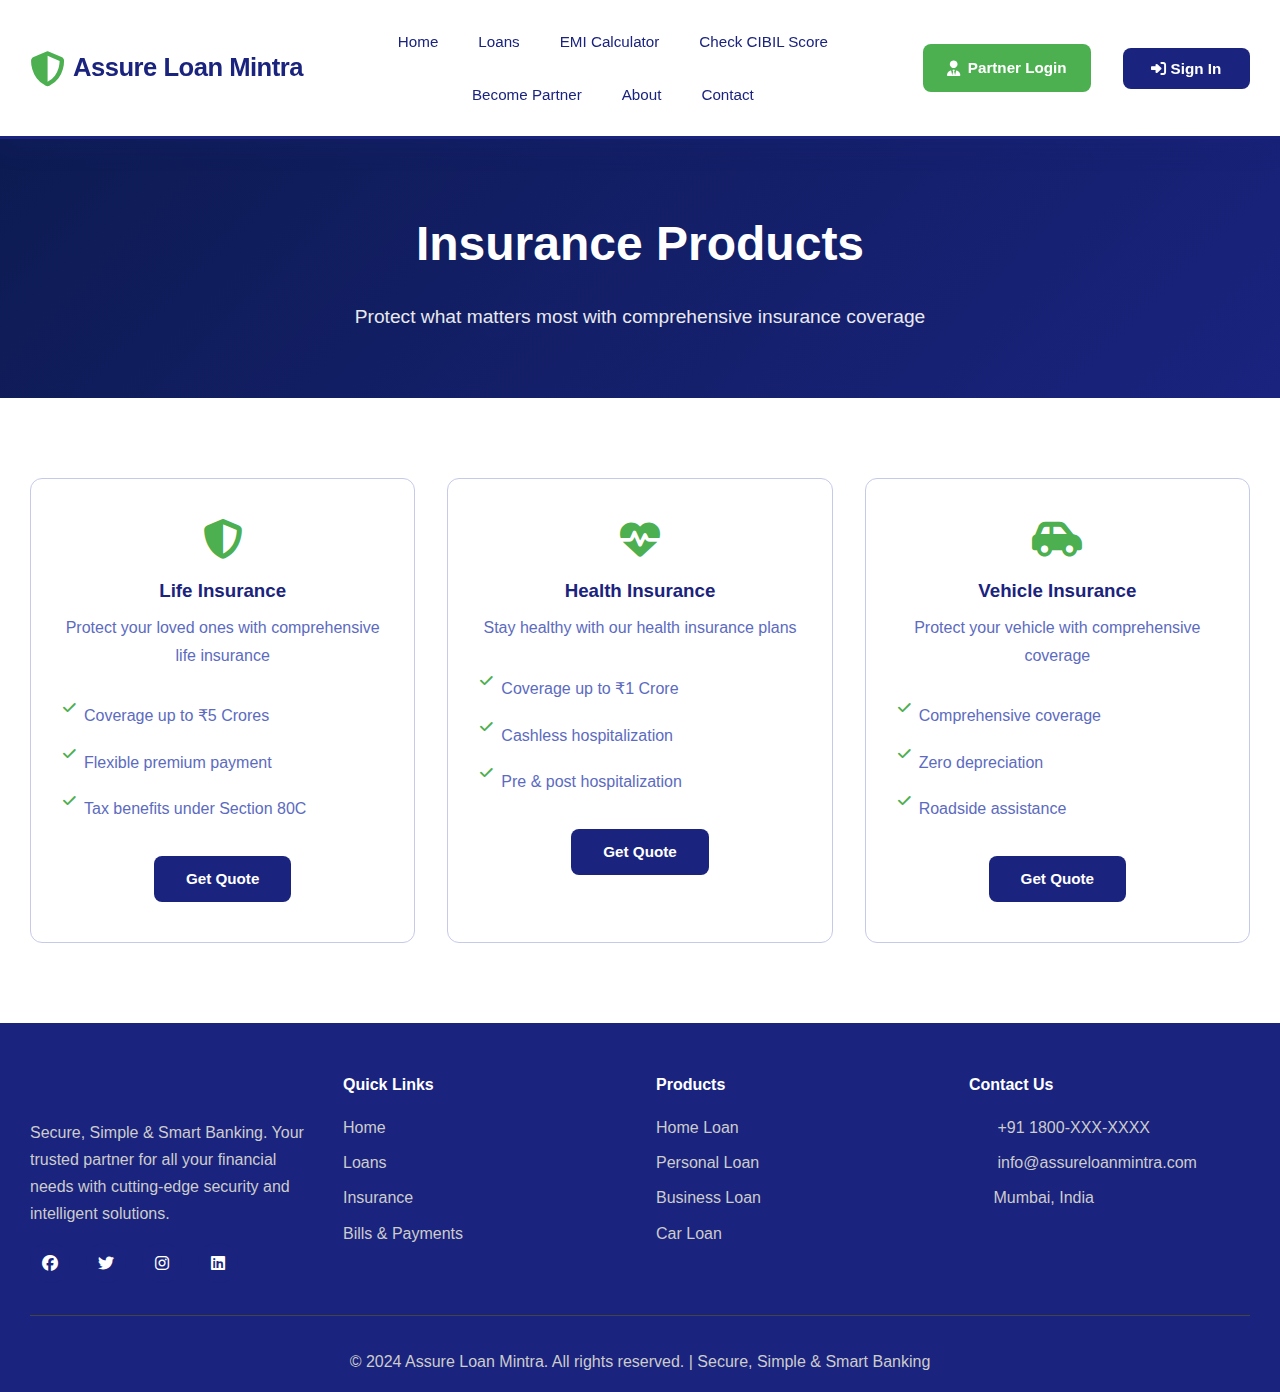
<file: insurance.html>
<!DOCTYPE html>
<html lang="en">
<head>
    <meta charset="UTF-8">
    <meta name="viewport" content="width=device-width, initial-scale=1.0">
    <title>Insurance - Assure Loan Mintra</title>
    <link rel="stylesheet" href="styles.css">
    <link rel="stylesheet" href="https://cdnjs.cloudflare.com/ajax/libs/font-awesome/6.4.0/css/all.min.css">
</head>
<body>
    <!-- Header -->
    <header class="header">
        <div class="container">
            <div class="header-content">
                <div class="logo">
                    <a href="index.html">
                        <i class="fas fa-shield-alt"></i>
                        <h1>Assure Loan Mintra</h1>
                    </a>
                </div>
                <button class="mobile-menu-toggle" id="mobileMenuToggle">
                    <i class="fas fa-bars"></i>
                </button>
                <nav class="nav-menu" id="navMenu">
                    <ul>
                        <li><a href="index.html">Home</a></li>
                        <li><a href="loans.html">Loans</a></li>
                        <li><a href="emi-calculator.html">EMI Calculator</a></li>
                        <li><a href="cibil-check.html">Check CIBIL Score</a></li>
                        <li><a href="become-partner.html">Become Partner</a></li>
                        <li><a href="about.html">About</a></li>
                        <li><a href="contact.html">Contact</a></li>
                    </ul>
                </nav>
                <div class="header-actions">
                    <a href="partner-login.html" class="btn-partner"><i class="fas fa-user-tie"></i> Partner Login</a>
                    <button class="btn-signin"><i class="fas fa-sign-in-alt"></i> Sign In</button>
                </div>
            </div>
        </div>
    </header>

    <!-- Page Header -->
    <section class="page-header">
        <div class="container">
            <h1>Insurance Products</h1>
            <p>Protect what matters most with comprehensive insurance coverage</p>
        </div>
    </section>

    <!-- Insurance Section -->
    <section class="insurance">
        <div class="container">
            <div class="insurance-grid">
                <div class="insurance-card">
                    <i class="fas fa-shield-alt"></i>
                    <h3>Life Insurance</h3>
                    <p>Protect your loved ones with comprehensive life insurance</p>
                    <ul class="insurance-features">
                        <li><i class="fas fa-check"></i> Coverage up to ₹5 Crores</li>
                        <li><i class="fas fa-check"></i> Flexible premium payment</li>
                        <li><i class="fas fa-check"></i> Tax benefits under Section 80C</li>
                    </ul>
                    <button class="btn-card">Get Quote</button>
                </div>
                <div class="insurance-card">
                    <i class="fas fa-heartbeat"></i>
                    <h3>Health Insurance</h3>
                    <p>Stay healthy with our health insurance plans</p>
                    <ul class="insurance-features">
                        <li><i class="fas fa-check"></i> Coverage up to ₹1 Crore</li>
                        <li><i class="fas fa-check"></i> Cashless hospitalization</li>
                        <li><i class="fas fa-check"></i> Pre & post hospitalization</li>
                    </ul>
                    <button class="btn-card">Get Quote</button>
                </div>
                <div class="insurance-card">
                    <i class="fas fa-car-side"></i>
                    <h3>Vehicle Insurance</h3>
                    <p>Protect your vehicle with comprehensive coverage</p>
                    <ul class="insurance-features">
                        <li><i class="fas fa-check"></i> Comprehensive coverage</li>
                        <li><i class="fas fa-check"></i> Zero depreciation</li>
                        <li><i class="fas fa-check"></i> Roadside assistance</li>
                    </ul>
                    <button class="btn-card">Get Quote</button>
                </div>
            </div>
        </div>
    </section>

    <!-- Footer -->
    <footer class="footer">
        <div class="container">
            <div class="footer-content">
                <div class="footer-section">
                    <h3>Assure Loan Mintra</h3>
                    <p>Secure, Simple & Smart Banking. Your trusted partner for all your financial needs with cutting-edge security and intelligent solutions.</p>
                    <div class="social-links">
                        <a href="#"><i class="fab fa-facebook"></i></a>
                        <a href="#"><i class="fab fa-twitter"></i></a>
                        <a href="#"><i class="fab fa-instagram"></i></a>
                        <a href="#"><i class="fab fa-linkedin"></i></a>
                    </div>
                </div>
                <div class="footer-section">
                    <h4>Quick Links</h4>
                    <ul>
                        <li><a href="index.html">Home</a></li>
                        <li><a href="loans.html">Loans</a></li>
                        <li><a href="insurance.html">Insurance</a></li>
                        <li><a href="bills-payments.html">Bills & Payments</a></li>
                    </ul>
                </div>
                <div class="footer-section">
                    <h4>Products</h4>
                    <ul>
                        <li><a href="loans.html">Home Loan</a></li>
                        <li><a href="loans.html">Personal Loan</a></li>
                        <li><a href="loans.html">Business Loan</a></li>
                        <li><a href="loans.html">Car Loan</a></li>
                    </ul>
                </div>
                <div class="footer-section">
                    <h4>Contact Us</h4>
                    <ul>
                        <li><i class="fas fa-phone"></i> +91 1800-XXX-XXXX</li>
                        <li><i class="fas fa-envelope"></i> info@assureloanmintra.com</li>
                        <li><i class="fas fa-map-marker-alt"></i> Mumbai, India</li>
                    </ul>
                </div>
            </div>
            <div class="footer-bottom">
                <p>&copy; 2024 Assure Loan Mintra. All rights reserved. | Secure, Simple & Smart Banking</p>
            </div>
        </div>
    </footer>

    <script src="script.js"></script>
</body>
</html>
</file>
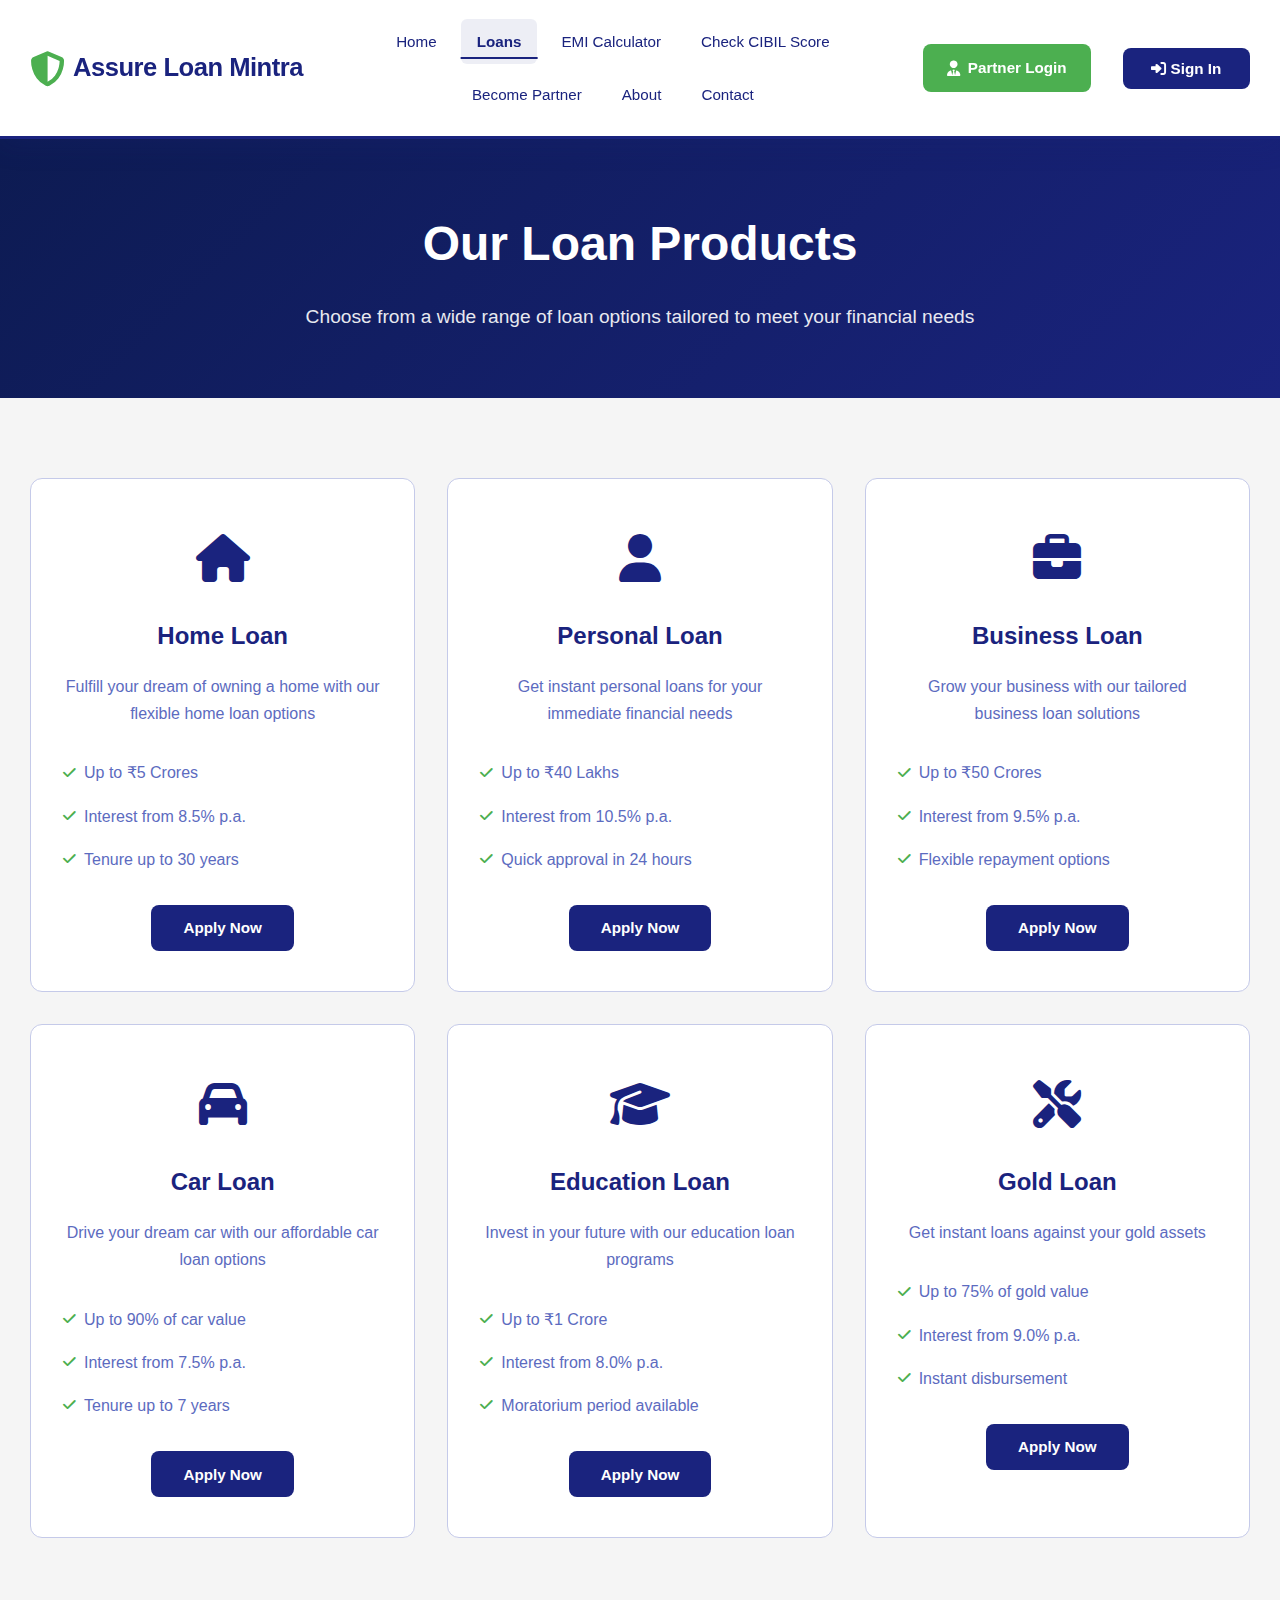
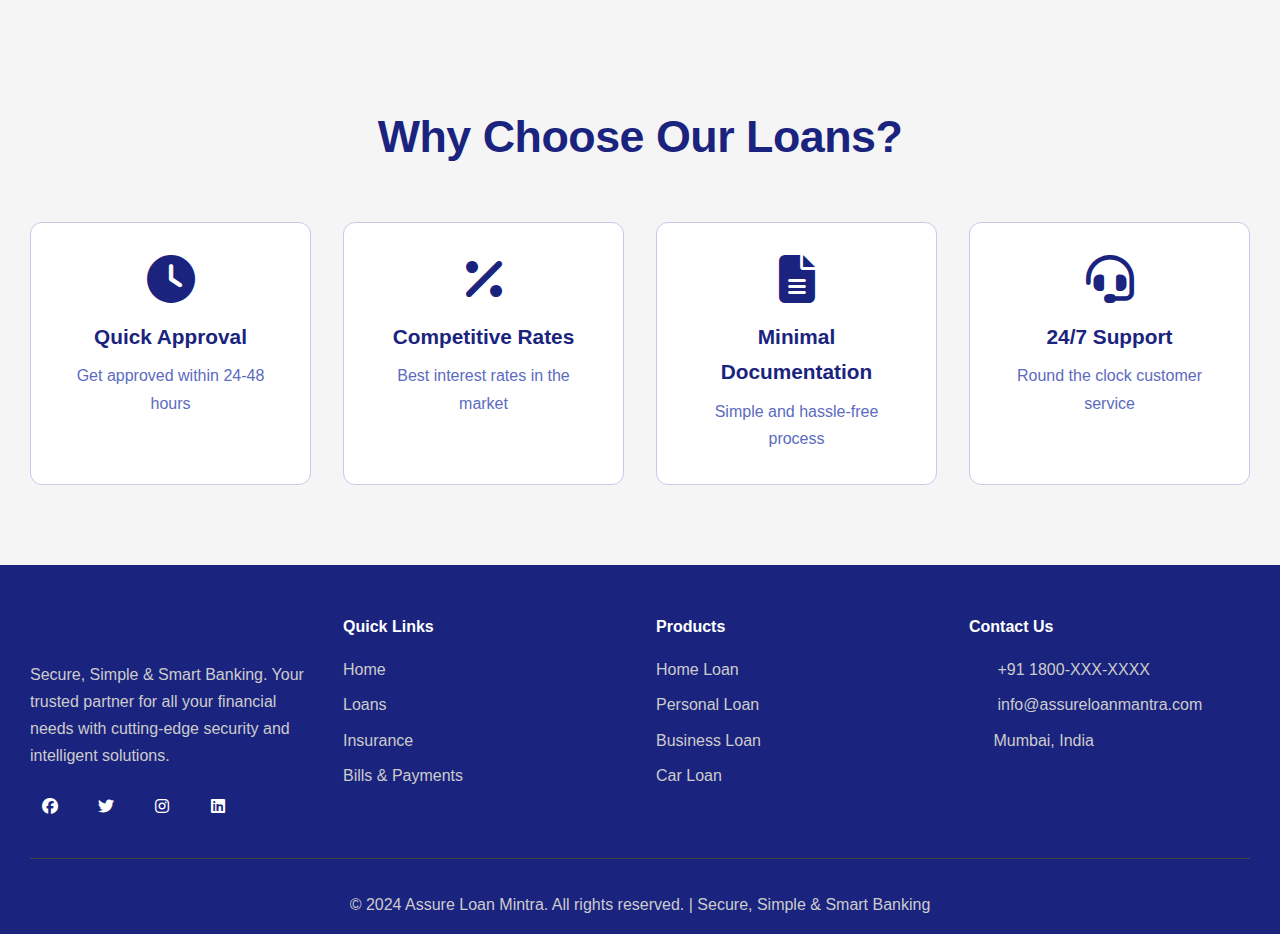
<file: loans.html>
<!DOCTYPE html>
<html lang="en">
<head>
    <meta charset="UTF-8">
    <meta name="viewport" content="width=device-width, initial-scale=1.0">
    <title>Loans - Assure Loan Mintra</title>
    <link rel="stylesheet" href="styles.css">
    <link rel="stylesheet" href="https://cdnjs.cloudflare.com/ajax/libs/font-awesome/6.4.0/css/all.min.css">
</head>
<body>
    <!-- Header -->
    <header class="header">
        <div class="container">
            <div class="header-content">
                <div class="logo">
                    <a href="index.html">
                        <i class="fas fa-shield-alt"></i>
                        <h1>Assure Loan Mintra</h1>
                    </a>
                </div>
                <button class="mobile-menu-toggle" id="mobileMenuToggle">
                    <i class="fas fa-bars"></i>
                </button>
                <nav class="nav-menu" id="navMenu">
                    <ul>
                        <li><a href="index.html">Home</a></li>
                        <li><a href="loans.html" class="active">Loans</a></li>
                        <li><a href="emi-calculator.html">EMI Calculator</a></li>
                        <li><a href="cibil-check.html">Check CIBIL Score</a></li>
                        <li><a href="become-partner.html">Become Partner</a></li>
                        <li><a href="about.html">About</a></li>
                        <li><a href="contact.html">Contact</a></li>
                    </ul>
                </nav>
                <div class="header-actions">
                    <a href="partner-login.html" class="btn-partner"><i class="fas fa-user-tie"></i> Partner Login</a>
                    <button class="btn-signin"><i class="fas fa-sign-in-alt"></i> Sign In</button>
                </div>
            </div>
        </div>
    </header>

    <!-- Page Header -->
    <section class="page-header">
        <div class="container">
            <h1>Our Loan Products</h1>
            <p>Choose from a wide range of loan options tailored to meet your financial needs</p>
        </div>
    </section>

    <!-- Loan Types Section -->
    <section class="loan-types">
        <div class="container">
            <div class="loan-grid">
                <div class="loan-card">
                    <div class="loan-icon">
                        <i class="fas fa-home"></i>
                    </div>
                    <h3>Home Loan</h3>
                    <p>Fulfill your dream of owning a home with our flexible home loan options</p>
                    <ul class="loan-features">
                        <li><i class="fas fa-check"></i> Up to ₹5 Crores</li>
                        <li><i class="fas fa-check"></i> Interest from 8.5% p.a.</li>
                        <li><i class="fas fa-check"></i> Tenure up to 30 years</li>
                    </ul>
                    <button class="btn-card">Apply Now</button>
                </div>
                <div class="loan-card">
                    <div class="loan-icon">
                        <i class="fas fa-user"></i>
                    </div>
                    <h3>Personal Loan</h3>
                    <p>Get instant personal loans for your immediate financial needs</p>
                    <ul class="loan-features">
                        <li><i class="fas fa-check"></i> Up to ₹40 Lakhs</li>
                        <li><i class="fas fa-check"></i> Interest from 10.5% p.a.</li>
                        <li><i class="fas fa-check"></i> Quick approval in 24 hours</li>
                    </ul>
                    <button class="btn-card">Apply Now</button>
                </div>
                <div class="loan-card">
                    <div class="loan-icon">
                        <i class="fas fa-briefcase"></i>
                    </div>
                    <h3>Business Loan</h3>
                    <p>Grow your business with our tailored business loan solutions</p>
                    <ul class="loan-features">
                        <li><i class="fas fa-check"></i> Up to ₹50 Crores</li>
                        <li><i class="fas fa-check"></i> Interest from 9.5% p.a.</li>
                        <li><i class="fas fa-check"></i> Flexible repayment options</li>
                    </ul>
                    <button class="btn-card">Apply Now</button>
                </div>
                <div class="loan-card">
                    <div class="loan-icon">
                        <i class="fas fa-car"></i>
                    </div>
                    <h3>Car Loan</h3>
                    <p>Drive your dream car with our affordable car loan options</p>
                    <ul class="loan-features">
                        <li><i class="fas fa-check"></i> Up to 90% of car value</li>
                        <li><i class="fas fa-check"></i> Interest from 7.5% p.a.</li>
                        <li><i class="fas fa-check"></i> Tenure up to 7 years</li>
                    </ul>
                    <button class="btn-card">Apply Now</button>
                </div>
                <div class="loan-card">
                    <div class="loan-icon">
                        <i class="fas fa-graduation-cap"></i>
                    </div>
                    <h3>Education Loan</h3>
                    <p>Invest in your future with our education loan programs</p>
                    <ul class="loan-features">
                        <li><i class="fas fa-check"></i> Up to ₹1 Crore</li>
                        <li><i class="fas fa-check"></i> Interest from 8.0% p.a.</li>
                        <li><i class="fas fa-check"></i> Moratorium period available</li>
                    </ul>
                    <button class="btn-card">Apply Now</button>
                </div>
                <div class="loan-card">
                    <div class="loan-icon">
                        <i class="fas fa-tools"></i>
                    </div>
                    <h3>Gold Loan</h3>
                    <p>Get instant loans against your gold assets</p>
                    <ul class="loan-features">
                        <li><i class="fas fa-check"></i> Up to 75% of gold value</li>
                        <li><i class="fas fa-check"></i> Interest from 9.0% p.a.</li>
                        <li><i class="fas fa-check"></i> Instant disbursement</li>
                    </ul>
                    <button class="btn-card">Apply Now</button>
                </div>
            </div>
        </div>
    </section>

    <!-- Loan Benefits Section -->
    <section class="loan-benefits">
        <div class="container">
            <h2 class="section-title">Why Choose Our Loans?</h2>
            <div class="benefits-grid">
                <div class="benefit-item">
                    <i class="fas fa-clock"></i>
                    <h3>Quick Approval</h3>
                    <p>Get approved within 24-48 hours</p>
                </div>
                <div class="benefit-item">
                    <i class="fas fa-percent"></i>
                    <h3>Competitive Rates</h3>
                    <p>Best interest rates in the market</p>
                </div>
                <div class="benefit-item">
                    <i class="fas fa-file-alt"></i>
                    <h3>Minimal Documentation</h3>
                    <p>Simple and hassle-free process</p>
                </div>
                <div class="benefit-item">
                    <i class="fas fa-headset"></i>
                    <h3>24/7 Support</h3>
                    <p>Round the clock customer service</p>
                </div>
            </div>
        </div>
    </section>

    <!-- Footer -->
    <footer class="footer">
        <div class="container">
            <div class="footer-content">
                <div class="footer-section">
                    <h3>Assure Loan Mintra</h3>
                    <p>Secure, Simple & Smart Banking. Your trusted partner for all your financial needs with cutting-edge security and intelligent solutions.</p>
                    <div class="social-links">
                        <a href="#"><i class="fab fa-facebook"></i></a>
                        <a href="#"><i class="fab fa-twitter"></i></a>
                        <a href="#"><i class="fab fa-instagram"></i></a>
                        <a href="#"><i class="fab fa-linkedin"></i></a>
                    </div>
                </div>
                <div class="footer-section">
                    <h4>Quick Links</h4>
                    <ul>
                        <li><a href="index.html">Home</a></li>
                        <li><a href="loans.html">Loans</a></li>
                        <li><a href="insurance.html">Insurance</a></li>
                        <li><a href="bills-payments.html">Bills & Payments</a></li>
                    </ul>
                </div>
                <div class="footer-section">
                    <h4>Products</h4>
                    <ul>
                        <li><a href="loans.html">Home Loan</a></li>
                        <li><a href="loans.html">Personal Loan</a></li>
                        <li><a href="loans.html">Business Loan</a></li>
                        <li><a href="loans.html">Car Loan</a></li>
                    </ul>
                </div>
                <div class="footer-section">
                    <h4>Contact Us</h4>
                    <ul>
                        <li><i class="fas fa-phone"></i> +91 1800-XXX-XXXX</li>
                        <li><i class="fas fa-envelope"></i> info@assureloanmantra.com</li>
                        <li><i class="fas fa-map-marker-alt"></i> Mumbai, India</li>
                    </ul>
                </div>
            </div>
            <div class="footer-bottom">
                <p>&copy; 2024 Assure Loan Mintra. All rights reserved. | Secure, Simple & Smart Banking</p>
            </div>
        </div>
    </footer>

    <script src="script.js"></script>
</body>
</html>
</file>
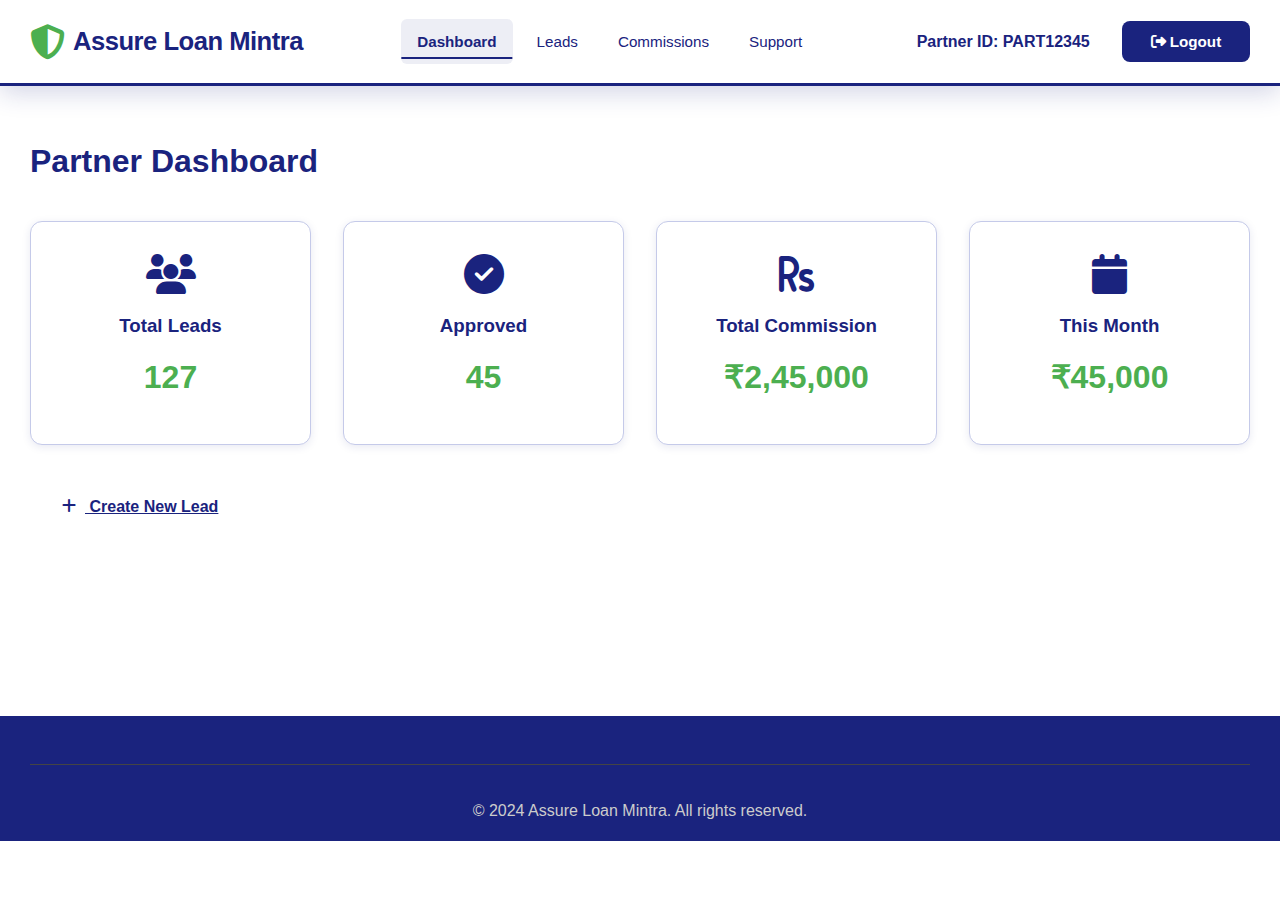
<file: partner-dashboard.html>
<!DOCTYPE html>
<html lang="en">
<head>
    <meta charset="UTF-8">
    <meta name="viewport" content="width=device-width, initial-scale=1.0">
    <title>Partner Dashboard - Assure Loan Mintra</title>
    <link rel="stylesheet" href="styles.css">
    <link rel="stylesheet" href="https://cdnjs.cloudflare.com/ajax/libs/font-awesome/6.4.0/css/all.min.css">
</head>
<body>
    <!-- Header -->
    <header class="header">
        <div class="container">
            <div class="header-content">
                <div class="logo">
                    <a href="index.html">
                        <i class="fas fa-shield-alt"></i>
                        <h1>Assure Loan Mintra</h1>
                    </a>
                </div>
                <button class="mobile-menu-toggle" id="mobileMenuToggle">
                    <i class="fas fa-bars"></i>
                </button>
                <nav class="nav-menu" id="navMenu">
                    <ul>
                        <li><a href="partner-dashboard.html" class="active">Dashboard</a></li>
                        <li><a href="partner-leads.html">Leads</a></li>
                        <li><a href="partner-commissions.html">Commissions</a></li>
                        <li><a href="partner-support.html">Support</a></li>
                    </ul>
                </nav>
                <div class="header-actions">
                    <span style="color: var(--text-dark); font-weight: 600; margin-right: 1rem;">Partner ID: PART12345</span>
                    <button class="btn-signin"><i class="fas fa-sign-out-alt"></i> Logout</button>
                </div>
            </div>
        </div>
    </header>

    <section class="dashboard-section">
        <div class="container">
            <h1>Partner Dashboard</h1>
            <div class="dashboard-stats">
                <div class="stat-card">
                    <i class="fas fa-users"></i>
                    <h3>Total Leads</h3>
                    <p class="stat-number">127</p>
                </div>
                <div class="stat-card">
                    <i class="fas fa-check-circle"></i>
                    <h3>Approved</h3>
                    <p class="stat-number">45</p>
                </div>
                <div class="stat-card">
                    <i class="fas fa-rupee-sign"></i>
                    <h3>Total Commission</h3>
                    <p class="stat-number">₹2,45,000</p>
                </div>
                <div class="stat-card">
                    <i class="fas fa-calendar"></i>
                    <h3>This Month</h3>
                    <p class="stat-number">₹45,000</p>
                </div>
            </div>
            <div class="dashboard-actions">
                <a href="partner-create-lead.html" class="btn-primary">
                    <i class="fas fa-plus"></i> Create New Lead
                </a>
                <a href="partner-leads.html" class="btn-secondary">
                    <i class="fas fa-list"></i> View All Leads
                </a>
            </div>
        </div>
    </section>

    <style>
    .dashboard-section {
        padding: 3rem 0;
        min-height: 70vh;
    }
    .dashboard-stats {
        display: grid;
        grid-template-columns: repeat(auto-fit, minmax(250px, 1fr));
        gap: 2rem;
        margin: 2rem 0;
    }
    .stat-card {
        background: var(--white);
        padding: 2rem;
        border-radius: 12px;
        text-align: center;
        border: 1px solid var(--border-color);
        box-shadow: var(--shadow);
    }
    .stat-card i {
        font-size: 2.5rem;
        color: var(--primary-color);
        margin-bottom: 1rem;
    }
    .stat-number {
        font-size: 2rem;
        font-weight: 700;
        color: var(--accent-1);
        margin-top: 0.5rem;
    }
    .dashboard-actions {
        display: flex;
        gap: 1rem;
        margin-top: 2rem;
    }
    </style>

    <footer class="footer">
        <div class="container">
            <div class="footer-bottom">
                <p>&copy; 2024 Assure Loan Mintra. All rights reserved.</p>
            </div>
        </div>
    </footer>
</body>
</html>
</file>
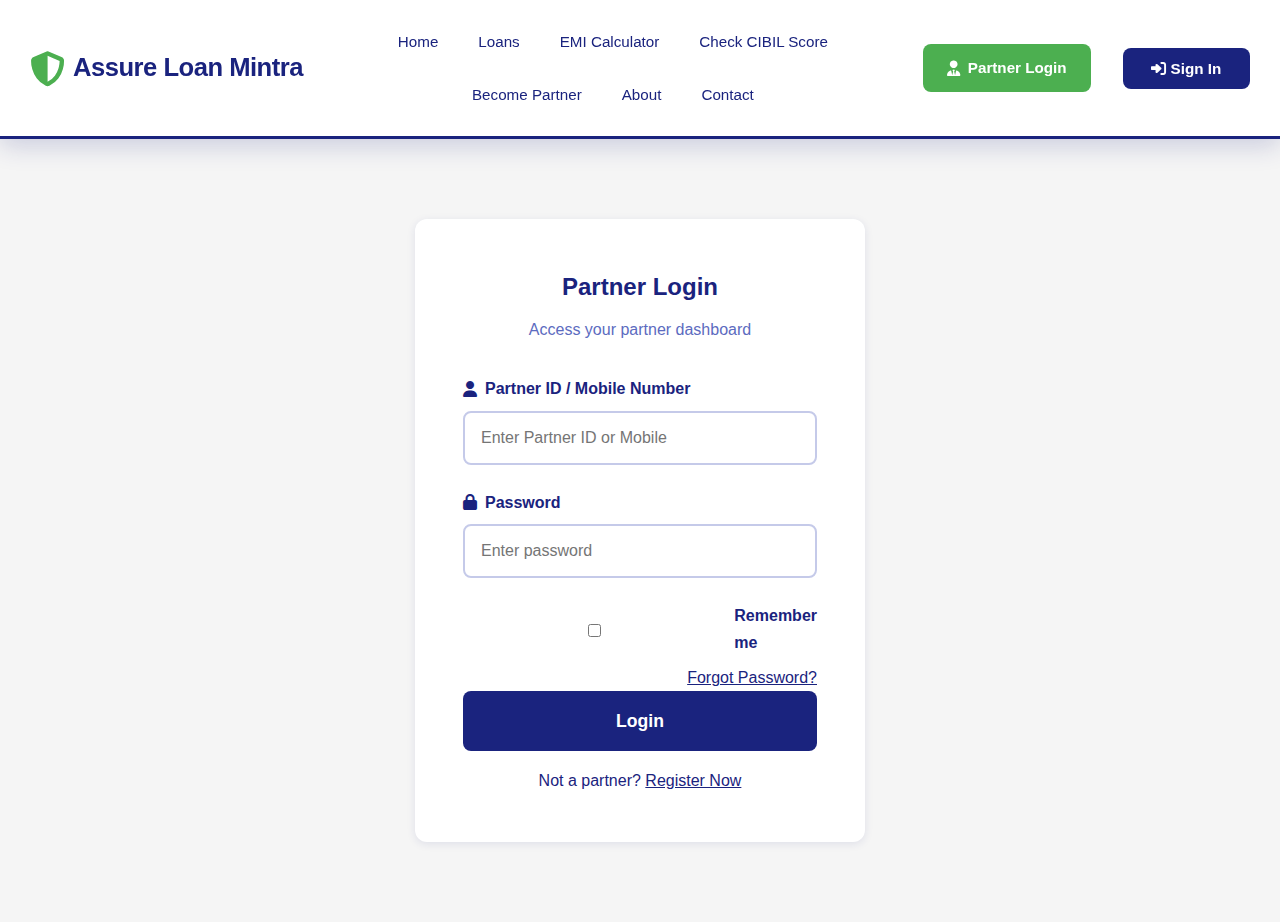
<file: partner-login.html>
<!DOCTYPE html>
<html lang="en">
<head>
    <meta charset="UTF-8">
    <meta name="viewport" content="width=device-width, initial-scale=1.0">
    <title>Partner Login - Assure Loan Mintra</title>
    <link rel="stylesheet" href="styles.css">
    <link rel="stylesheet" href="https://cdnjs.cloudflare.com/ajax/libs/font-awesome/6.4.0/css/all.min.css">
</head>
<body>
    <!-- Header -->
    <header class="header">
        <div class="container">
            <div class="header-content">
                <div class="logo">
                    <a href="index.html">
                        <i class="fas fa-shield-alt"></i>
                        <h1>Assure Loan Mintra</h1>
                    </a>
                </div>
                <button class="mobile-menu-toggle" id="mobileMenuToggle">
                    <i class="fas fa-bars"></i>
                </button>
                <nav class="nav-menu" id="navMenu">
                    <ul>
                        <li><a href="index.html">Home</a></li>
                        <li><a href="loans.html">Loans</a></li>
                        <li><a href="emi-calculator.html">EMI Calculator</a></li>
                        <li><a href="cibil-check.html">Check CIBIL Score</a></li>
                        <li><a href="become-partner.html">Become Partner</a></li>
                        <li><a href="about.html">About</a></li>
                        <li><a href="contact.html">Contact</a></li>
                    </ul>
                </nav>
                <div class="header-actions">
                    <a href="partner-login.html" class="btn-partner"><i class="fas fa-user-tie"></i> Partner Login</a>
                    <button class="btn-signin"><i class="fas fa-sign-in-alt"></i> Sign In</button>
                </div>
            </div>
        </div>
    </header>

    <section class="login-section">
        <div class="container">
            <div class="login-wrapper">
                <div class="login-card">
                    <h2>Partner Login</h2>
                    <p>Access your partner dashboard</p>
                    <form id="partnerLoginForm">
                        <div class="form-group">
                            <label><i class="fas fa-user"></i> Partner ID / Mobile Number</label>
                            <input type="text" name="partnerId" placeholder="Enter Partner ID or Mobile" required>
                        </div>
                        <div class="form-group">
                            <label><i class="fas fa-lock"></i> Password</label>
                            <input type="password" name="password" placeholder="Enter password" required>
                        </div>
                        <div class="form-group">
                            <label class="checkbox-label">
                                <input type="checkbox">
                                <span>Remember me</span>
                            </label>
                            <a href="#" style="float: right; color: var(--primary-color);">Forgot Password?</a>
                        </div>
                        <button type="submit" class="btn-submit">Login</button>
                        <p style="text-align: center; margin-top: 1rem;">
                            Not a partner? <a href="become-partner.html" style="color: var(--primary-color);">Register Now</a>
                        </p>
                    </form>
                </div>
            </div>
        </div>
    </section>

    <style>
    .login-section {
        padding: 5rem 0;
        min-height: 70vh;
        background: var(--bg-light);
    }
    .login-wrapper {
        max-width: 450px;
        margin: 0 auto;
    }
    .login-card {
        background: var(--white);
        padding: 3rem;
        border-radius: 12px;
        box-shadow: var(--shadow);
    }
    .login-card h2 {
        text-align: center;
        margin-bottom: 0.5rem;
        color: var(--text-dark);
    }
    .login-card > p {
        text-align: center;
        color: var(--text-light);
        margin-bottom: 2rem;
    }
    </style>

    <script src="script.js"></script>
</body>
</html>
</file>
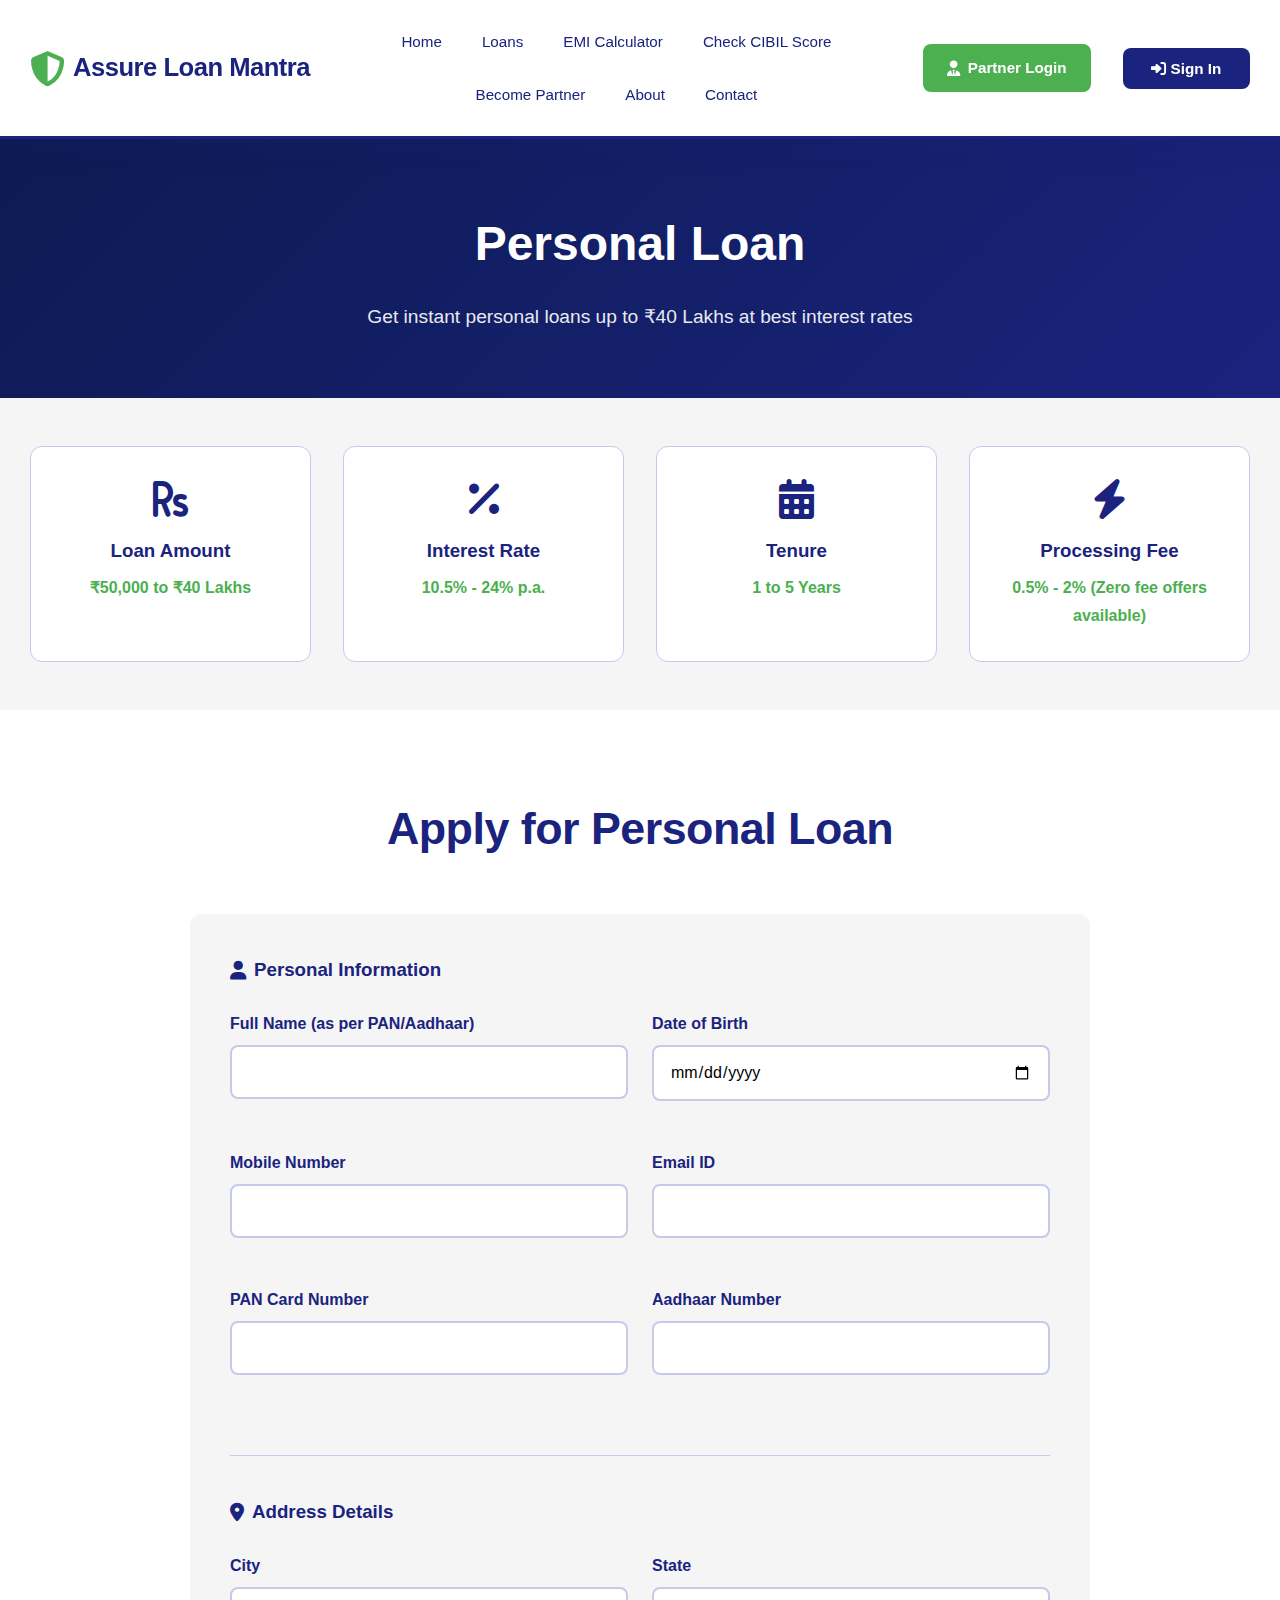
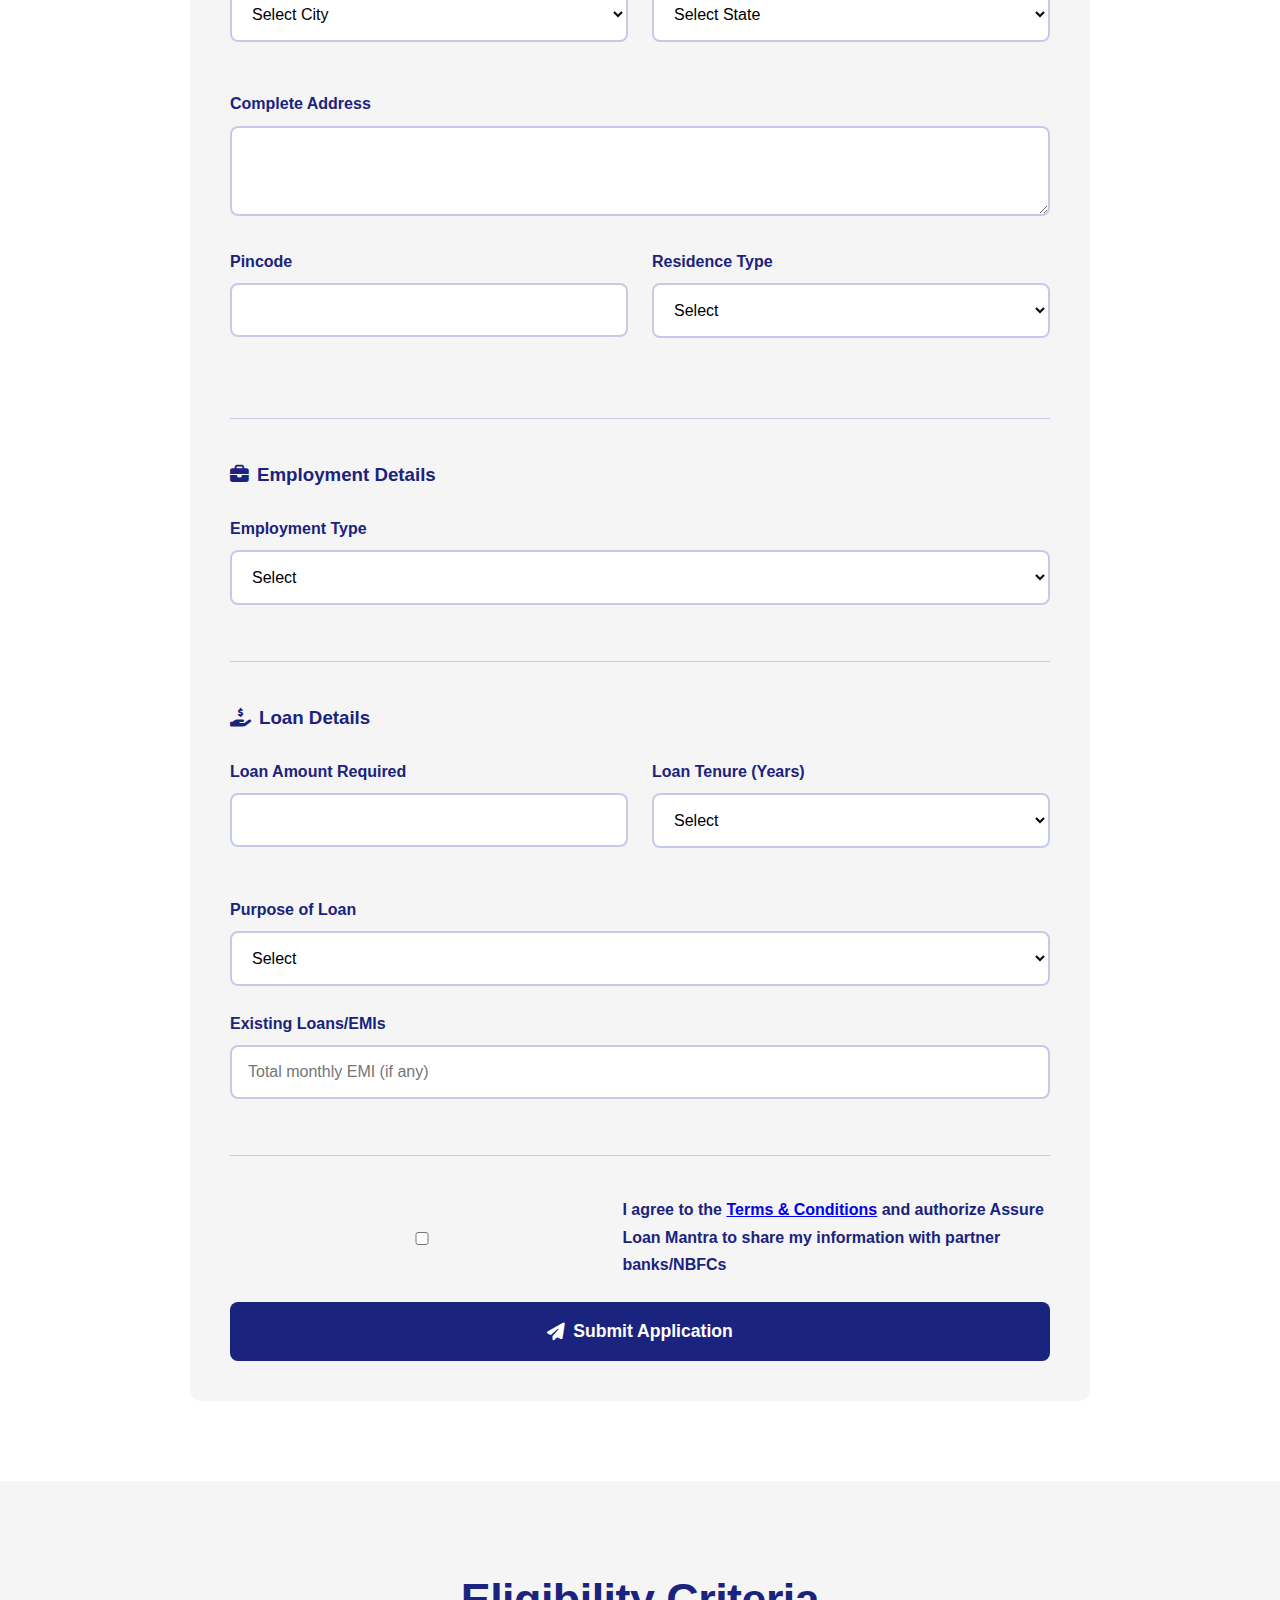
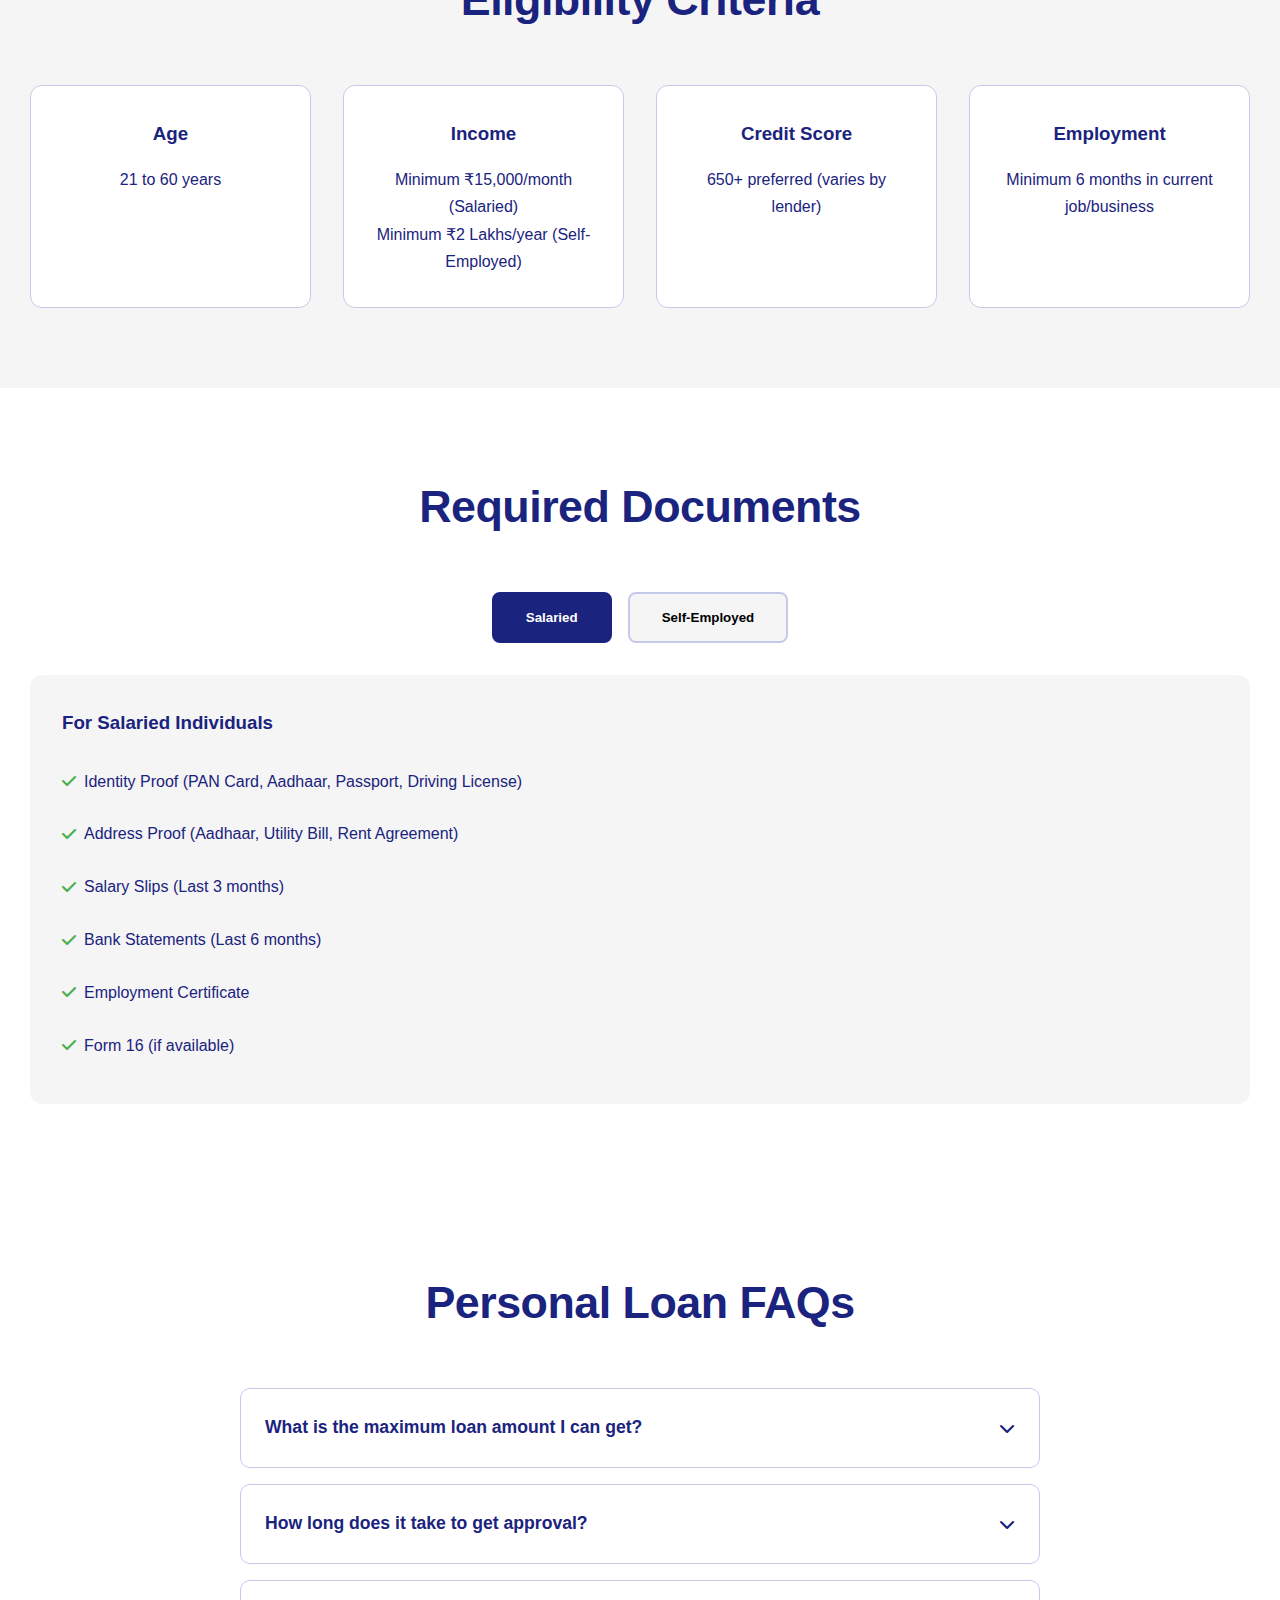
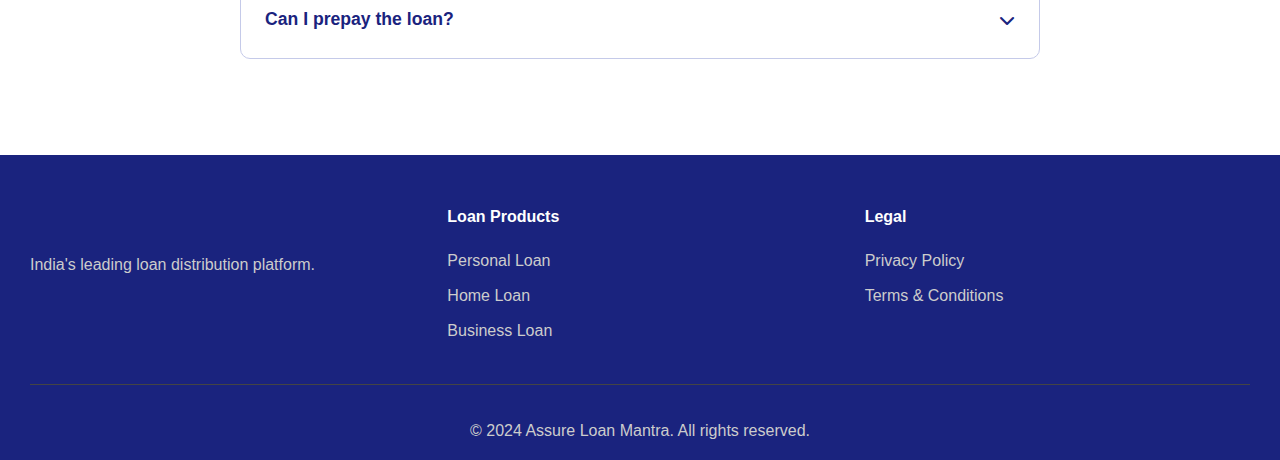
<file: personal-loan.html>
<!DOCTYPE html>
<html lang="en">
<head>
    <meta charset="UTF-8">
    <meta name="viewport" content="width=device-width, initial-scale=1.0">
    <meta name="description" content="Get Personal Loan up to ₹40 Lakhs at interest rates from 10.5% p.a. Instant approval, minimal documentation. Apply online now.">
    <title>Personal Loan - Up to ₹40 Lakhs @ 10.5% p.a. | Assure Loan Mantra</title>
    <link rel="stylesheet" href="styles.css">
    <link rel="stylesheet" href="https://cdnjs.cloudflare.com/ajax/libs/font-awesome/6.4.0/css/all.min.css">
</head>
<body>
    <!-- Header -->
    <header class="header">
        <div class="container">
            <div class="header-content">
                <div class="logo">
                    <a href="index.html">
                        <i class="fas fa-shield-alt"></i>
                        <h1>Assure Loan Mantra</h1>
                    </a>
                </div>
                <button class="mobile-menu-toggle" id="mobileMenuToggle">
                    <i class="fas fa-bars"></i>
                </button>
                <nav class="nav-menu" id="navMenu">
                    <ul>
                        <li><a href="index.html">Home</a></li>
                        <li><a href="loans.html">Loans</a></li>
                        <li><a href="emi-calculator.html">EMI Calculator</a></li>
                        <li><a href="cibil-check.html">Check CIBIL Score</a></li>
                        <li><a href="become-partner.html">Become Partner</a></li>
                        <li><a href="about.html">About</a></li>
                        <li><a href="contact.html">Contact</a></li>
                    </ul>
                </nav>
                <div class="header-actions">
                    <a href="partner-login.html" class="btn-partner"><i class="fas fa-user-tie"></i> Partner Login</a>
                    <button class="btn-signin"><i class="fas fa-sign-in-alt"></i> Sign In</button>
                </div>
            </div>
        </div>
    </header>

    <!-- Page Header -->
    <section class="page-header">
        <div class="container">
            <h1>Personal Loan</h1>
            <p>Get instant personal loans up to ₹40 Lakhs at best interest rates</p>
        </div>
    </section>

    <!-- Loan Overview -->
    <section class="loan-overview">
        <div class="container">
            <div class="overview-grid">
                <div class="overview-card">
                    <i class="fas fa-rupee-sign"></i>
                    <h3>Loan Amount</h3>
                    <p>₹50,000 to ₹40 Lakhs</p>
                </div>
                <div class="overview-card">
                    <i class="fas fa-percent"></i>
                    <h3>Interest Rate</h3>
                    <p>10.5% - 24% p.a.</p>
                </div>
                <div class="overview-card">
                    <i class="fas fa-calendar-alt"></i>
                    <h3>Tenure</h3>
                    <p>1 to 5 Years</p>
                </div>
                <div class="overview-card">
                    <i class="fas fa-bolt"></i>
                    <h3>Processing Fee</h3>
                    <p>0.5% - 2% (Zero fee offers available)</p>
                </div>
            </div>
        </div>
    </section>

    <!-- Loan Application Form -->
    <section class="loan-application">
        <div class="container">
            <h2 class="section-title">Apply for Personal Loan</h2>
            <div class="application-wrapper">
                <form id="personalLoanForm" class="loan-application-form">
                    <div class="form-section">
                        <h3><i class="fas fa-user"></i> Personal Information</h3>
                        <div class="form-row">
                            <div class="form-group">
                                <label>Full Name (as per PAN/Aadhaar)</label>
                                <input type="text" name="fullName" required>
                            </div>
                            <div class="form-group">
                                <label>Date of Birth</label>
                                <input type="date" name="dob" required>
                            </div>
                        </div>
                        <div class="form-row">
                            <div class="form-group">
                                <label>Mobile Number</label>
                                <input type="tel" name="mobile" pattern="[0-9]{10}" maxlength="10" required>
                            </div>
                            <div class="form-group">
                                <label>Email ID</label>
                                <input type="email" name="email" required>
                            </div>
                        </div>
                        <div class="form-row">
                            <div class="form-group">
                                <label>PAN Card Number</label>
                                <input type="text" name="pan" pattern="[A-Z]{5}[0-9]{4}[A-Z]{1}" maxlength="10" required>
                            </div>
                            <div class="form-group">
                                <label>Aadhaar Number</label>
                                <input type="text" name="aadhaar" pattern="[0-9]{12}" maxlength="12" required>
                            </div>
                        </div>
                    </div>
                    <div class="form-section">
                        <h3><i class="fas fa-map-marker-alt"></i> Address Details</h3>
                        <div class="form-row">
                            <div class="form-group">
                                <label>City</label>
                                <select name="city" required>
                                    <option value="">Select City</option>
                                    <option value="mumbai">Mumbai</option>
                                    <option value="delhi">Delhi</option>
                                    <option value="bangalore">Bangalore</option>
                                    <option value="hyderabad">Hyderabad</option>
                                    <option value="chennai">Chennai</option>
                                </select>
                            </div>
                            <div class="form-group">
                                <label>State</label>
                                <select name="state" required>
                                    <option value="">Select State</option>
                                    <option value="maharashtra">Maharashtra</option>
                                    <option value="delhi">Delhi</option>
                                    <option value="karnataka">Karnataka</option>
                                </select>
                            </div>
                        </div>
                        <div class="form-group">
                            <label>Complete Address</label>
                            <textarea name="address" rows="3" required></textarea>
                        </div>
                        <div class="form-row">
                            <div class="form-group">
                                <label>Pincode</label>
                                <input type="text" name="pincode" pattern="[0-9]{6}" maxlength="6" required>
                            </div>
                            <div class="form-group">
                                <label>Residence Type</label>
                                <select name="residenceType" required>
                                    <option value="">Select</option>
                                    <option value="owned">Owned</option>
                                    <option value="rented">Rented</option>
                                    <option value="parental">Parental</option>
                                </select>
                            </div>
                        </div>
                    </div>
                    <div class="form-section">
                        <h3><i class="fas fa-briefcase"></i> Employment Details</h3>
                        <div class="form-group">
                            <label>Employment Type</label>
                            <select name="employmentType" id="employmentType" required>
                                <option value="">Select</option>
                                <option value="salaried">Salaried</option>
                                <option value="self-employed">Self Employed</option>
                            </select>
                        </div>
                        <div id="salariedFields" class="employment-fields" style="display: none;">
                            <div class="form-row">
                                <div class="form-group">
                                    <label>Company Name</label>
                                    <input type="text" name="companyName">
                                </div>
                                <div class="form-group">
                                    <label>Designation</label>
                                    <input type="text" name="designation">
                                </div>
                            </div>
                            <div class="form-row">
                                <div class="form-group">
                                    <label>Monthly Salary</label>
                                    <input type="number" name="monthlySalary" min="15000">
                                </div>
                                <div class="form-group">
                                    <label>Work Experience (Years)</label>
                                    <input type="number" name="workExperience" min="0">
                                </div>
                            </div>
                        </div>
                        <div id="selfEmployedFields" class="employment-fields" style="display: none;">
                            <div class="form-row">
                                <div class="form-group">
                                    <label>Business Name</label>
                                    <input type="text" name="businessName">
                                </div>
                                <div class="form-group">
                                    <label>Business Type</label>
                                    <select name="businessType">
                                        <option value="">Select</option>
                                        <option value="proprietorship">Proprietorship</option>
                                        <option value="partnership">Partnership</option>
                                        <option value="private-limited">Private Limited</option>
                                    </select>
                                </div>
                            </div>
                            <div class="form-row">
                                <div class="form-group">
                                    <label>Annual Income</label>
                                    <input type="number" name="annualIncome" min="200000">
                                </div>
                                <div class="form-group">
                                    <label>Business Experience (Years)</label>
                                    <input type="number" name="businessExperience" min="1">
                                </div>
                            </div>
                        </div>
                    </div>
                    <div class="form-section">
                        <h3><i class="fas fa-hand-holding-usd"></i> Loan Details</h3>
                        <div class="form-row">
                            <div class="form-group">
                                <label>Loan Amount Required</label>
                                <input type="number" name="loanAmount" min="50000" max="4000000" required>
                            </div>
                            <div class="form-group">
                                <label>Loan Tenure (Years)</label>
                                <select name="loanTenure" required>
                                    <option value="">Select</option>
                                    <option value="1">1 Year</option>
                                    <option value="2">2 Years</option>
                                    <option value="3">3 Years</option>
                                    <option value="4">4 Years</option>
                                    <option value="5">5 Years</option>
                                </select>
                            </div>
                        </div>
                        <div class="form-group">
                            <label>Purpose of Loan</label>
                            <select name="loanPurpose" required>
                                <option value="">Select</option>
                                <option value="debt-consolidation">Debt Consolidation</option>
                                <option value="medical">Medical Emergency</option>
                                <option value="wedding">Wedding</option>
                                <option value="vacation">Vacation</option>
                                <option value="home-renovation">Home Renovation</option>
                                <option value="other">Other</option>
                            </select>
                        </div>
                        <div class="form-group">
                            <label>Existing Loans/EMIs</label>
                            <input type="number" name="existingEMI" placeholder="Total monthly EMI (if any)" min="0">
                        </div>
                    </div>
                    <div class="form-group">
                        <label class="checkbox-label">
                            <input type="checkbox" required>
                            <span>I agree to the <a href="terms.html">Terms & Conditions</a> and authorize Assure Loan Mantra to share my information with partner banks/NBFCs</span>
                        </label>
                    </div>
                    <button type="submit" class="btn-submit-loan">
                        <i class="fas fa-paper-plane"></i> Submit Application
                    </button>
                </form>
            </div>
        </div>
    </section>

    <!-- Eligibility Criteria -->
    <section class="eligibility-section">
        <div class="container">
            <h2 class="section-title">Eligibility Criteria</h2>
            <div class="eligibility-grid">
                <div class="eligibility-card">
                    <h3>Age</h3>
                    <p>21 to 60 years</p>
                </div>
                <div class="eligibility-card">
                    <h3>Income</h3>
                    <p>Minimum ₹15,000/month (Salaried)<br>Minimum ₹2 Lakhs/year (Self-Employed)</p>
                </div>
                <div class="eligibility-card">
                    <h3>Credit Score</h3>
                    <p>650+ preferred (varies by lender)</p>
                </div>
                <div class="eligibility-card">
                    <h3>Employment</h3>
                    <p>Minimum 6 months in current job/business</p>
                </div>
            </div>
        </div>
    </section>

    <!-- Required Documents -->
    <section class="documents-section">
        <div class="container">
            <h2 class="section-title">Required Documents</h2>
            <div class="documents-tabs">
                <button class="doc-tab active" onclick="showDocuments('salaried')">Salaried</button>
                <button class="doc-tab" onclick="showDocuments('self-employed')">Self-Employed</button>
            </div>
            <div id="salariedDocs" class="documents-list">
                <h3>For Salaried Individuals</h3>
                <ul>
                    <li><i class="fas fa-check"></i> Identity Proof (PAN Card, Aadhaar, Passport, Driving License)</li>
                    <li><i class="fas fa-check"></i> Address Proof (Aadhaar, Utility Bill, Rent Agreement)</li>
                    <li><i class="fas fa-check"></i> Salary Slips (Last 3 months)</li>
                    <li><i class="fas fa-check"></i> Bank Statements (Last 6 months)</li>
                    <li><i class="fas fa-check"></i> Employment Certificate</li>
                    <li><i class="fas fa-check"></i> Form 16 (if available)</li>
                </ul>
            </div>
            <div id="selfEmployedDocs" class="documents-list" style="display: none;">
                <h3>For Self-Employed Individuals</h3>
                <ul>
                    <li><i class="fas fa-check"></i> Identity Proof (PAN Card, Aadhaar)</li>
                    <li><i class="fas fa-check"></i> Address Proof</li>
                    <li><i class="fas fa-check"></i> Bank Statements (Last 12 months)</li>
                    <li><i class="fas fa-check"></i> IT Returns (Last 2 years)</li>
                    <li><i class="fas fa-check"></i> Business Registration Certificate</li>
                    <li><i class="fas fa-check"></i> GST Certificate (if applicable)</li>
                    <li><i class="fas fa-check"></i> Profit & Loss Statement</li>
                </ul>
            </div>
        </div>
    </section>

    <!-- FAQs -->
    <section class="faqs">
        <div class="container">
            <h2 class="section-title">Personal Loan FAQs</h2>
            <div class="faq-list">
                <div class="faq-item">
                    <div class="faq-question">
                        <h3>What is the maximum loan amount I can get?</h3>
                        <i class="fas fa-chevron-down"></i>
                    </div>
                    <div class="faq-answer">
                        <p>You can get a personal loan up to ₹40 Lakhs depending on your income, credit score, and eligibility. The loan amount is typically 10-20 times your monthly income.</p>
                    </div>
                </div>
                <div class="faq-item">
                    <div class="faq-question">
                        <h3>How long does it take to get approval?</h3>
                        <i class="fas fa-chevron-down"></i>
                    </div>
                    <div class="faq-answer">
                        <p>Personal loans can be approved within 24-48 hours after submission of all required documents. Some lenders offer instant approval for pre-qualified customers.</p>
                    </div>
                </div>
                <div class="faq-item">
                    <div class="faq-question">
                        <h3>Can I prepay the loan?</h3>
                        <i class="fas fa-chevron-down"></i>
                    </div>
                    <div class="faq-answer">
                        <p>Yes, most lenders allow prepayment. Some may charge a prepayment penalty (usually 2-4% of outstanding amount) if prepaid within the first year.</p>
                    </div>
                </div>
            </div>
        </div>
    </section>

    <!-- Footer -->
    <footer class="footer">
        <div class="container">
            <div class="footer-content">
                <div class="footer-section">
                    <h3>Assure Loan Mantra</h3>
                    <p>India's leading loan distribution platform.</p>
                </div>
                <div class="footer-section">
                    <h4>Loan Products</h4>
                    <ul>
                        <li><a href="personal-loan.html">Personal Loan</a></li>
                        <li><a href="home-loan.html">Home Loan</a></li>
                        <li><a href="business-loan.html">Business Loan</a></li>
                    </ul>
                </div>
                <div class="footer-section">
                    <h4>Legal</h4>
                    <ul>
                        <li><a href="privacy-policy.html">Privacy Policy</a></li>
                        <li><a href="terms.html">Terms & Conditions</a></li>
                    </ul>
                </div>
            </div>
            <div class="footer-bottom">
                <p>&copy; 2024 Assure Loan Mantra. All rights reserved.</p>
            </div>
        </div>
    </footer>

    <script src="script.js"></script>
</body>
</html>
</file>
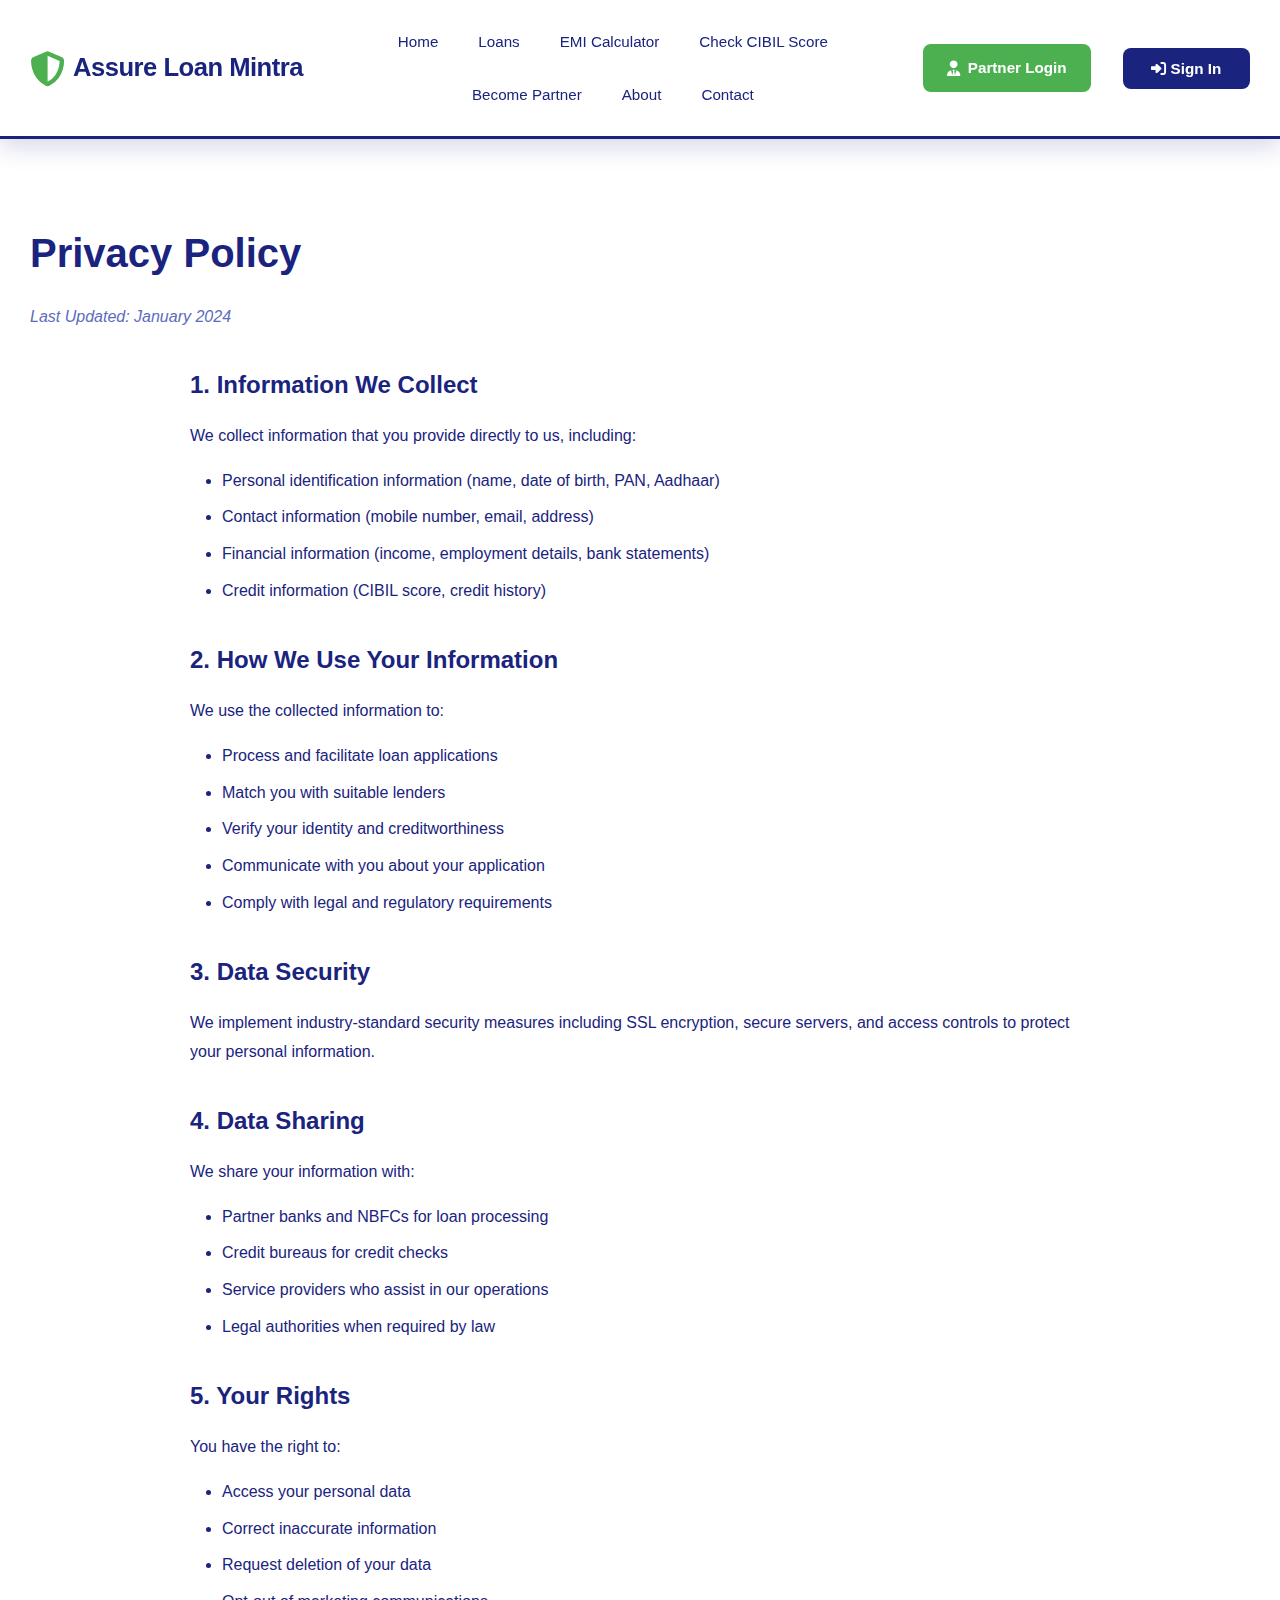
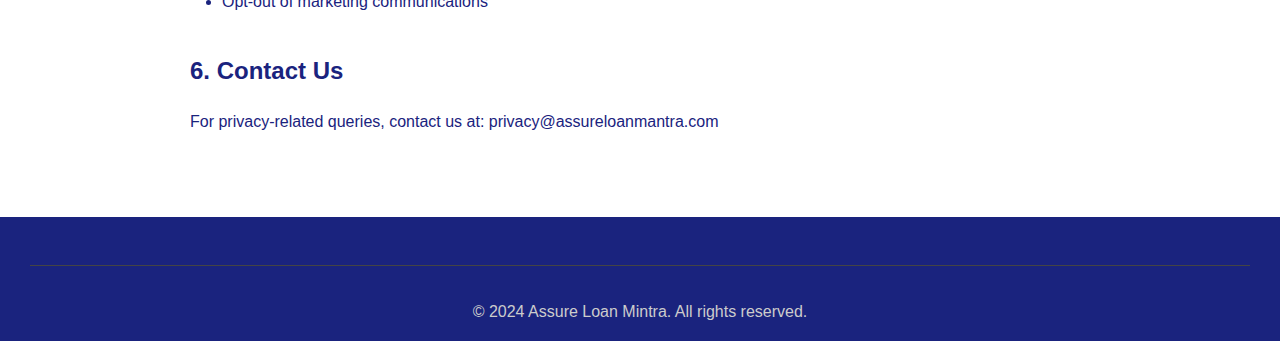
<file: privacy-policy.html>
<!DOCTYPE html>
<html lang="en">
<head>
    <meta charset="UTF-8">
    <meta name="viewport" content="width=device-width, initial-scale=1.0">
    <title>Privacy Policy - Assure Loan Mintra</title>
    <link rel="stylesheet" href="styles.css">
    <link rel="stylesheet" href="https://cdnjs.cloudflare.com/ajax/libs/font-awesome/6.4.0/css/all.min.css">
</head>
<body>
    <!-- Header -->
    <header class="header">
        <div class="container">
            <div class="header-content">
                <div class="logo">
                    <a href="index.html">
                        <i class="fas fa-shield-alt"></i>
                        <h1>Assure Loan Mintra</h1>
                    </a>
                </div>
                <button class="mobile-menu-toggle" id="mobileMenuToggle">
                    <i class="fas fa-bars"></i>
                </button>
                <nav class="nav-menu" id="navMenu">
                    <ul>
                        <li><a href="index.html">Home</a></li>
                        <li><a href="loans.html">Loans</a></li>
                        <li><a href="emi-calculator.html">EMI Calculator</a></li>
                        <li><a href="cibil-check.html">Check CIBIL Score</a></li>
                        <li><a href="become-partner.html">Become Partner</a></li>
                        <li><a href="about.html">About</a></li>
                        <li><a href="contact.html">Contact</a></li>
                    </ul>
                </nav>
                <div class="header-actions">
                    <a href="partner-login.html" class="btn-partner"><i class="fas fa-user-tie"></i> Partner Login</a>
                    <button class="btn-signin"><i class="fas fa-sign-in-alt"></i> Sign In</button>
                </div>
            </div>
        </div>
    </header>

    <section class="legal-page">
        <div class="container">
            <h1>Privacy Policy</h1>
            <p class="last-updated">Last Updated: January 2024</p>
            
            <div class="legal-content">
                <h2>1. Information We Collect</h2>
                <p>We collect information that you provide directly to us, including:</p>
                <ul>
                    <li>Personal identification information (name, date of birth, PAN, Aadhaar)</li>
                    <li>Contact information (mobile number, email, address)</li>
                    <li>Financial information (income, employment details, bank statements)</li>
                    <li>Credit information (CIBIL score, credit history)</li>
                </ul>

                <h2>2. How We Use Your Information</h2>
                <p>We use the collected information to:</p>
                <ul>
                    <li>Process and facilitate loan applications</li>
                    <li>Match you with suitable lenders</li>
                    <li>Verify your identity and creditworthiness</li>
                    <li>Communicate with you about your application</li>
                    <li>Comply with legal and regulatory requirements</li>
                </ul>

                <h2>3. Data Security</h2>
                <p>We implement industry-standard security measures including SSL encryption, secure servers, and access controls to protect your personal information.</p>

                <h2>4. Data Sharing</h2>
                <p>We share your information with:</p>
                <ul>
                    <li>Partner banks and NBFCs for loan processing</li>
                    <li>Credit bureaus for credit checks</li>
                    <li>Service providers who assist in our operations</li>
                    <li>Legal authorities when required by law</li>
                </ul>

                <h2>5. Your Rights</h2>
                <p>You have the right to:</p>
                <ul>
                    <li>Access your personal data</li>
                    <li>Correct inaccurate information</li>
                    <li>Request deletion of your data</li>
                    <li>Opt-out of marketing communications</li>
                </ul>

                <h2>6. Contact Us</h2>
                <p>For privacy-related queries, contact us at: privacy@assureloanmantra.com</p>
            </div>
        </div>
    </section>

    <footer class="footer">
        <div class="container">
            <div class="footer-bottom">
                <p>&copy; 2024 Assure Loan Mintra. All rights reserved.</p>
            </div>
        </div>
    </footer>
</body>
</html>
</file>
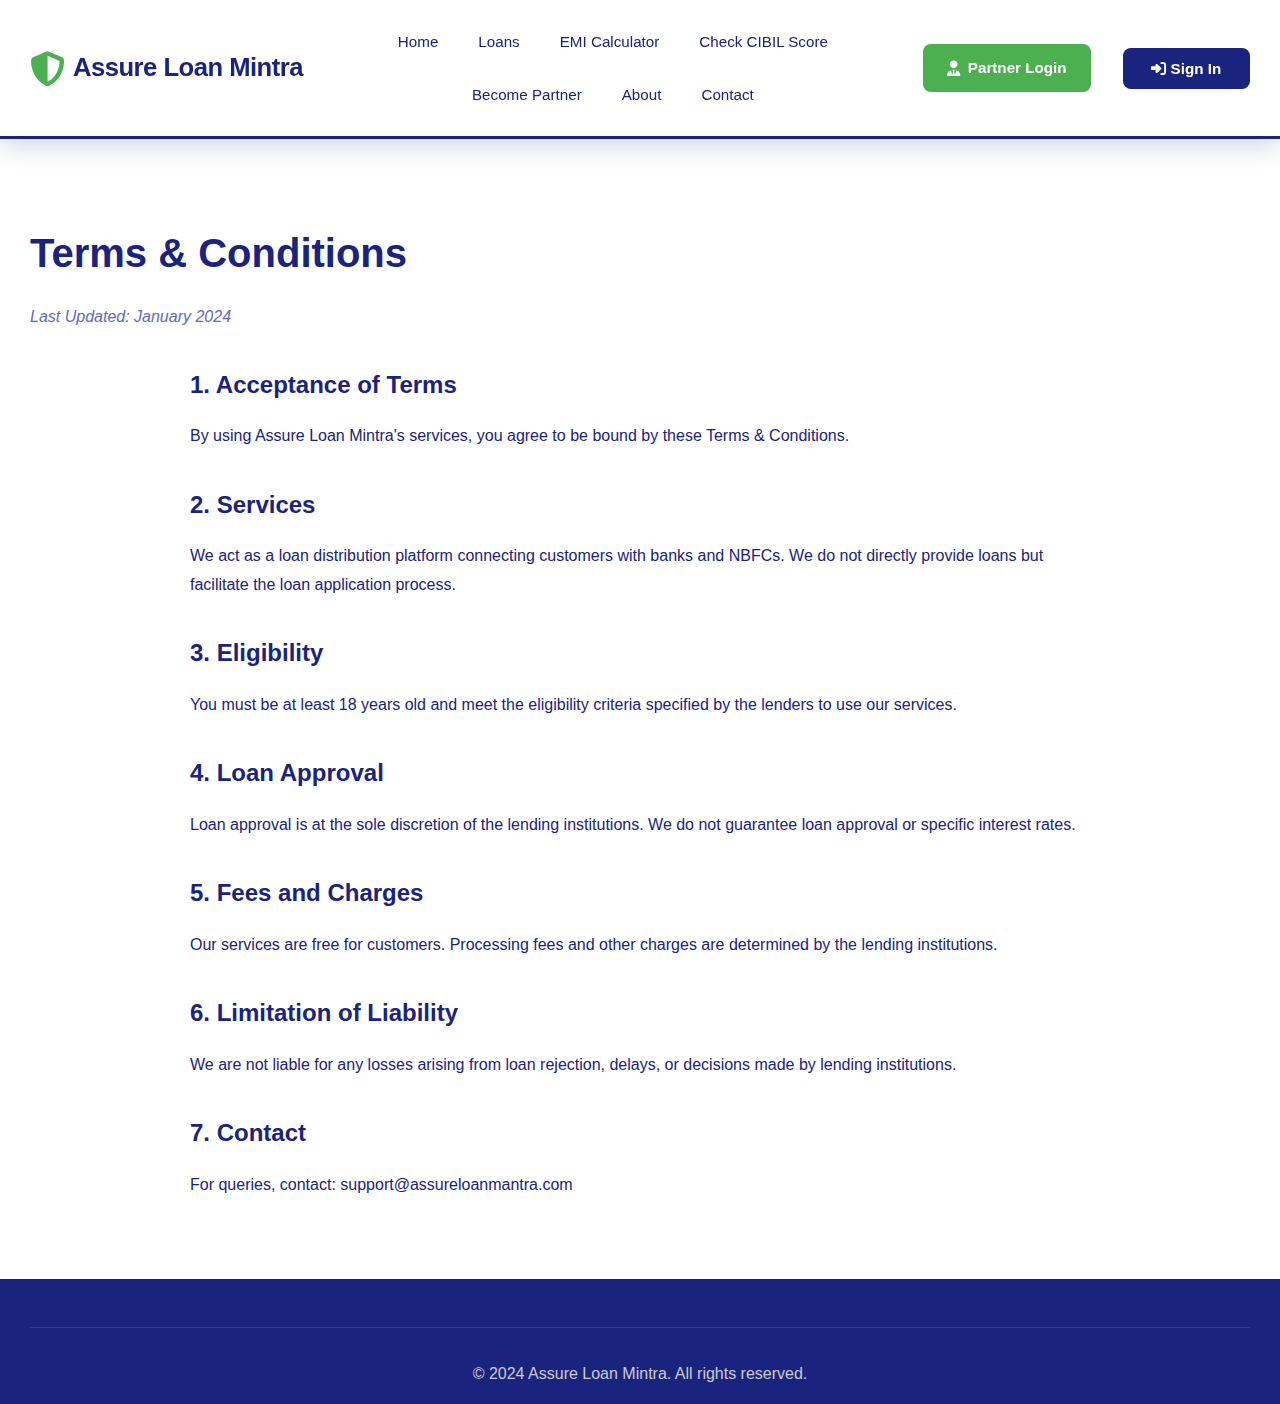
<file: terms.html>
<!DOCTYPE html>
<html lang="en">
<head>
    <meta charset="UTF-8">
    <meta name="viewport" content="width=device-width, initial-scale=1.0">
    <title>Terms & Conditions - Assure Loan Mintra</title>
    <link rel="stylesheet" href="styles.css">
    <link rel="stylesheet" href="https://cdnjs.cloudflare.com/ajax/libs/font-awesome/6.4.0/css/all.min.css">
</head>
<body>
    <!-- Header -->
    <header class="header">
        <div class="container">
            <div class="header-content">
                <div class="logo">
                    <a href="index.html">
                        <i class="fas fa-shield-alt"></i>
                        <h1>Assure Loan Mintra</h1>
                    </a>
                </div>
                <button class="mobile-menu-toggle" id="mobileMenuToggle">
                    <i class="fas fa-bars"></i>
                </button>
                <nav class="nav-menu" id="navMenu">
                    <ul>
                        <li><a href="index.html">Home</a></li>
                        <li><a href="loans.html">Loans</a></li>
                        <li><a href="emi-calculator.html">EMI Calculator</a></li>
                        <li><a href="cibil-check.html">Check CIBIL Score</a></li>
                        <li><a href="become-partner.html">Become Partner</a></li>
                        <li><a href="about.html">About</a></li>
                        <li><a href="contact.html">Contact</a></li>
                    </ul>
                </nav>
                <div class="header-actions">
                    <a href="partner-login.html" class="btn-partner"><i class="fas fa-user-tie"></i> Partner Login</a>
                    <button class="btn-signin"><i class="fas fa-sign-in-alt"></i> Sign In</button>
                </div>
            </div>
        </div>
    </header>

    <section class="legal-page">
        <div class="container">
            <h1>Terms & Conditions</h1>
            <p class="last-updated">Last Updated: January 2024</p>
            
            <div class="legal-content">
                <h2>1. Acceptance of Terms</h2>
                <p>By using Assure Loan Mintra's services, you agree to be bound by these Terms & Conditions.</p>

                <h2>2. Services</h2>
                <p>We act as a loan distribution platform connecting customers with banks and NBFCs. We do not directly provide loans but facilitate the loan application process.</p>

                <h2>3. Eligibility</h2>
                <p>You must be at least 18 years old and meet the eligibility criteria specified by the lenders to use our services.</p>

                <h2>4. Loan Approval</h2>
                <p>Loan approval is at the sole discretion of the lending institutions. We do not guarantee loan approval or specific interest rates.</p>

                <h2>5. Fees and Charges</h2>
                <p>Our services are free for customers. Processing fees and other charges are determined by the lending institutions.</p>

                <h2>6. Limitation of Liability</h2>
                <p>We are not liable for any losses arising from loan rejection, delays, or decisions made by lending institutions.</p>

                <h2>7. Contact</h2>
                <p>For queries, contact: support@assureloanmantra.com</p>
            </div>
        </div>
    </section>

    <footer class="footer">
        <div class="container">
            <div class="footer-bottom">
                <p>&copy; 2024 Assure Loan Mintra. All rights reserved.</p>
            </div>
        </div>
    </footer>
</body>
</html>
</file>
<file: styles.css>
* {
    margin: 0;
    padding: 0;
    box-sizing: border-box;
}

:root {
    --primary-color: #1a237e;
    --primary-dark: #0d1b52;
    --secondary-color: rgba(255, 255, 255, 0.9);
    --secondary-light: rgba(255, 255, 255, 0.7);
    --accent-1: #4caf50;
    --accent-2: #e0e0e0;
    --text-dark: #1a237e;
    --text-light: #5c6bc0;
    --bg-light: #f5f5f5;
    --white: #ffffff;
    --border-color: #c5cae9;
    --shadow: 0 2px 8px rgba(26, 35, 126, 0.1);
    --shadow-hover: 0 4px 16px rgba(26, 35, 126, 0.2);
}

body {
    font-family: -apple-system, BlinkMacSystemFont, 'Segoe UI', 'Roboto', 'Oxygen', 'Ubuntu', 'Cantarell', sans-serif;
    line-height: 1.7;
    color: var(--text-dark);
    overflow-x: hidden;
    background: var(--white);
}

.container {
    max-width: 1400px;
    margin: 0 auto;
    padding: 0 30px;
}

@media (max-width: 768px) {
    .container {
        padding: 0 20px;
    }
}

/* Header */
.header {
    background: var(--white);
    box-shadow: 0 4px 20px rgba(26, 35, 126, 0.15);
    position: sticky;
    top: 0;
    z-index: 1000;
    padding: 1.2rem 0;
    border-bottom: 3px solid var(--primary-color);
    transition: all 0.3s ease;
}

.header:hover {
    box-shadow: 0 6px 25px rgba(26, 35, 126, 0.2);
}

.header-content {
    display: flex;
    justify-content: space-between;
    align-items: center;
    gap: 2rem;
    flex-wrap: wrap;
}

.logo {
    display: flex;
    align-items: center;
    gap: 0.75rem;
    flex-shrink: 0;
}

.logo i {
    color: var(--accent-1);
    font-size: 2.2rem;
    transition: transform 0.3s ease;
}

.logo:hover i {
    transform: scale(1.1) rotate(5deg);
}

.logo h1 {
    color: var(--primary-color);
    font-size: 1.6rem;
    font-weight: 700;
    white-space: nowrap;
    letter-spacing: -0.5px;
    margin: 0;
}

.nav-menu {
    flex: 1;
    display: flex;
    justify-content: center;
}

.nav-menu ul {
    display: flex;
    list-style: none;
    gap: 0.5rem;
    margin: 0;
    padding: 0;
    flex-wrap: wrap;
    justify-content: center;
}

.nav-menu li {
    margin: 0;
}

.nav-menu a {
    text-decoration: none;
    color: var(--text-dark);
    font-weight: 500;
    transition: all 0.3s;
    padding: 0.6rem 1rem;
    position: relative;
    display: block;
    border-radius: 6px;
    font-size: 0.95rem;
}

.nav-menu a::after {
    content: '';
    position: absolute;
    bottom: 0.3rem;
    left: 50%;
    transform: translateX(-50%);
    width: 0;
    height: 2px;
    background: var(--primary-color);
    transition: width 0.3s;
}

.nav-menu a:hover {
    color: var(--primary-color);
    background: rgba(26, 35, 126, 0.05);
}

.nav-menu a:hover::after {
    width: 60%;
}

.nav-menu a.active {
    color: var(--primary-color);
    font-weight: 600;
    background: rgba(26, 35, 126, 0.08);
}

.nav-menu a.active::after {
    width: 60%;
}

.header-actions {
    display: flex;
    align-items: center;
    gap: 1rem;
    flex-shrink: 0;
}

.btn-partner {
    padding: 0.75rem 1.5rem;
    background: var(--accent-1);
    color: var(--white);
    text-decoration: none;
    border-radius: 8px;
    font-weight: 600;
    transition: all 0.3s;
    font-size: 0.95rem;
    display: inline-flex;
    align-items: center;
    gap: 0.5rem;
    white-space: nowrap;
}

.btn-partner:hover {
    background: #45a049;
    transform: translateY(-2px);
    box-shadow: 0 4px 12px rgba(76, 175, 80, 0.3);
}

.btn-signin {
    background: var(--primary-color);
    color: var(--white);
    border: none;
    padding: 0.75rem 1.8rem;
    border-radius: 8px;
    cursor: pointer;
    font-weight: 600;
    transition: all 0.3s ease;
    font-size: 0.95rem;
    white-space: nowrap;
}

.btn-signin:hover {
    background: var(--primary-dark);
    transform: translateY(-2px);
    box-shadow: 0 4px 12px rgba(26, 35, 126, 0.3);
}

/* Mobile Menu Toggle */
.mobile-menu-toggle {
    display: none;
    background: var(--primary-color);
    color: var(--white);
    border: none;
    padding: 0.75rem 1rem;
    border-radius: 8px;
    cursor: pointer;
    font-size: 1.2rem;
    transition: all 0.3s;
}

.mobile-menu-toggle:hover {
    background: var(--primary-dark);
}

@media (max-width: 1024px) {
    .nav-menu ul {
        gap: 0.3rem;
    }
    
    .nav-menu a {
        padding: 0.5rem 0.8rem;
        font-size: 0.9rem;
    }
    
    .header-actions {
        gap: 0.5rem;
    }
    
    .btn-partner,
    .btn-signin {
        padding: 0.65rem 1.2rem;
        font-size: 0.9rem;
    }
}

@media (max-width: 768px) {
    .header {
        padding: 1rem 0;
    }
    
    .header-content {
        flex-wrap: nowrap;
    }
    
    .logo h1 {
        font-size: 1.2rem;
    }
    
    .logo i {
        font-size: 1.5rem;
    }
    
    .mobile-menu-toggle {
        display: block;
    }
    
    .nav-menu {
        position: absolute;
        top: 100%;
        left: 0;
        right: 0;
        background: var(--white);
        box-shadow: 0 4px 20px rgba(26, 35, 126, 0.15);
        max-height: 0;
        overflow: hidden;
        transition: max-height 0.3s ease;
        border-top: 2px solid var(--border-color);
    }
    
    .nav-menu.active {
        max-height: 500px;
    }
    
    .nav-menu ul {
        flex-direction: column;
        gap: 0;
        padding: 1rem 0;
    }
    
    .nav-menu li {
        width: 100%;
    }
    
    .nav-menu a {
        padding: 1rem 1.5rem;
        border-radius: 0;
        display: block;
    }
    
    .nav-menu a::after {
        display: none;
    }
    
    .header-actions {
        gap: 0.5rem;
    }
    
    .btn-partner {
        display: none;
    }
    
    .btn-signin {
        padding: 0.6rem 1rem;
        font-size: 0.85rem;
    }
}

/* Hero Section */
.hero {
    background: linear-gradient(135deg, var(--primary-dark) 0%, var(--primary-color) 50%, var(--primary-dark) 100%);
    color: var(--white);
    padding: 6rem 0;
    text-align: center;
    position: relative;
    overflow: hidden;
}

.hero::before {
    content: '';
    position: absolute;
    top: 0;
    left: 0;
    right: 0;
    bottom: 0;
    background: url('data:image/svg+xml,<svg width="100" height="100" xmlns="http://www.w3.org/2000/svg"><defs><pattern id="grid" width="40" height="40" patternUnits="userSpaceOnUse"><path d="M 40 0 L 0 0 0 40" fill="none" stroke="rgba(255,255,255,0.05)" stroke-width="1"/></pattern></defs><rect width="100" height="100" fill="url(%23grid)"/></svg>');
    opacity: 0.3;
}

.hero-content {
    position: relative;
    z-index: 1;
}

.hero-badge {
    display: flex;
    justify-content: center;
    gap: 1rem;
    margin-bottom: 2rem;
    flex-wrap: wrap;
}

.hero-badge span {
    background: var(--secondary-color);
    backdrop-filter: blur(10px);
    padding: 0.5rem 1.2rem;
    border-radius: 25px;
    font-size: 0.9rem;
    font-weight: 600;
    display: flex;
    align-items: center;
    gap: 0.5rem;
    border: 1px solid var(--secondary-light);
    color: var(--primary-color);
}

.hero-badge span i {
    font-size: 0.9rem;
}

.hero-content h1 {
    font-size: 3.5rem;
    margin-bottom: 1.5rem;
    font-weight: 700;
    letter-spacing: -1px;
    line-height: 1.2;
}

.hero-content p {
    font-size: 1.3rem;
    margin-bottom: 2.5rem;
    opacity: 0.95;
    max-width: 700px;
    margin-left: auto;
    margin-right: auto;
    line-height: 1.8;
}

.hero-buttons {
    display: flex;
    gap: 1rem;
    justify-content: center;
}

.btn-primary, .btn-secondary {
    padding: 1rem 2rem;
    border: none;
    border-radius: 5px;
    font-size: 1rem;
    font-weight: 600;
    cursor: pointer;
    transition: transform 0.3s, box-shadow 0.3s;
}

.btn-primary {
    background: var(--white);
    color: var(--primary-color);
    font-weight: 600;
}

.btn-primary:hover {
    background: var(--bg-light);
    transform: translateY(-2px);
}

.btn-secondary {
    background: transparent;
    color: var(--white);
    border: 2px solid var(--white);
    font-weight: 600;
    text-decoration: none;
    display: inline-flex;
    align-items: center;
    justify-content: center;
}

.btn-primary i, .btn-secondary i {
    margin-right: 0.5rem;
}

.btn-primary:hover, .btn-secondary:hover {
    transform: translateY(-2px);
    box-shadow: var(--shadow-hover);
}

/* Section Titles */
.section-title {
    text-align: center;
    font-size: 2.8rem;
    margin-bottom: 3rem;
    color: var(--text-dark);
    font-weight: 700;
    letter-spacing: -0.5px;
}

/* Features Section */
.features {
    padding: 5rem 0;
    background: var(--white);
}

.features-grid {
    display: grid;
    grid-template-columns: repeat(auto-fit, minmax(300px, 1fr));
    gap: 2.5rem;
}

.feature-card {
    background: var(--white);
    padding: 3rem 2rem;
    border-radius: 12px;
    text-align: center;
    border: 2px solid var(--border-color);
    transition: all 0.3s ease;
}

.feature-card:hover {
    border-color: var(--primary-color);
    transform: translateY(-5px);
    box-shadow: var(--shadow-hover);
}

.feature-icon {
    width: 80px;
    height: 80px;
    border-radius: 50%;
    display: flex;
    align-items: center;
    justify-content: center;
    margin: 0 auto 1.5rem;
    font-size: 2.5rem;
}

.feature-icon.secure {
    background: rgba(76, 175, 80, 0.1);
    color: var(--accent-1);
}

.feature-icon.simple {
    background: rgba(26, 35, 126, 0.1);
    color: var(--primary-color);
}

.feature-icon.smart {
    background: rgba(76, 175, 80, 0.1);
    color: var(--accent-1);
}

.feature-card h3 {
    font-size: 1.5rem;
    margin-bottom: 1rem;
    color: var(--text-dark);
    font-weight: 600;
}

.feature-card p {
    color: var(--text-light);
    line-height: 1.8;
}

/* Loan Types Section */
.loan-types {
    padding: 5rem 0;
    background: var(--bg-light);
}

.loan-grid {
    display: grid;
    grid-template-columns: repeat(auto-fit, minmax(300px, 1fr));
    gap: 2rem;
}

.loan-card {
    background: var(--white);
    padding: 2.5rem 2rem;
    border-radius: 12px;
    text-align: center;
    border: 1px solid var(--border-color);
    transition: all 0.3s ease;
}

.loan-card:hover {
    transform: translateY(-5px);
    border-color: var(--primary-color);
    box-shadow: var(--shadow-hover);
}

.loan-icon {
    font-size: 3rem;
    color: var(--primary-color);
    margin-bottom: 1rem;
}

.loan-card h3 {
    font-size: 1.5rem;
    margin-bottom: 1rem;
    color: var(--text-dark);
}

.loan-card p {
    color: var(--text-light);
    margin-bottom: 1.5rem;
}

.btn-card {
    background: var(--primary-color);
    color: var(--white);
    border: none;
    padding: 0.9rem 2rem;
    border-radius: 8px;
    cursor: pointer;
    font-weight: 600;
    transition: all 0.3s ease;
    font-size: 0.95rem;
}

.btn-card:hover {
    background: var(--primary-dark);
    transform: translateY(-2px);
    box-shadow: 0 4px 12px rgba(26, 35, 126, 0.3);
}

/* Insurance Section */
.insurance {
    padding: 5rem 0;
    background: var(--white);
}

.insurance-grid {
    display: grid;
    grid-template-columns: repeat(auto-fit, minmax(250px, 1fr));
    gap: 2rem;
}

.insurance-card {
    background: var(--white);
    padding: 2.5rem 2rem;
    border-radius: 12px;
    text-align: center;
    border: 1px solid var(--border-color);
    transition: all 0.3s ease;
}

.insurance-card:hover {
    transform: translateY(-5px);
    border-color: var(--primary-color);
    box-shadow: var(--shadow-hover);
}

.insurance-card i {
    font-size: 2.5rem;
    color: var(--accent-1);
    margin-bottom: 1rem;
}

.insurance-card h3 {
    margin-bottom: 0.5rem;
    color: var(--text-dark);
}

.insurance-card p {
    color: var(--text-light);
}

/* Bills & Payments Section */
.bills-payments {
    padding: 5rem 0;
    background: var(--bg-light);
}

.bills-grid {
    display: grid;
    grid-template-columns: repeat(auto-fit, minmax(150px, 1fr));
    gap: 1.5rem;
}

.bill-card {
    background: var(--white);
    padding: 2rem;
    border-radius: 12px;
    text-align: center;
    border: 1px solid var(--border-color);
    transition: all 0.3s ease;
    cursor: pointer;
}

.bill-card:hover {
    transform: translateY(-5px);
    border-color: var(--primary-color);
    box-shadow: var(--shadow-hover);
}

.bill-card i {
    font-size: 2.5rem;
    color: var(--primary-color);
    margin-bottom: 1rem;
}

.bill-card h3 {
    font-size: 1rem;
    color: var(--text-dark);
}

/* Stats Section */
.stats {
    padding: 5rem 0;
    background: linear-gradient(135deg, var(--primary-dark) 0%, var(--primary-color) 100%);
    color: var(--white);
    position: relative;
}

.stats-grid {
    display: grid;
    grid-template-columns: repeat(auto-fit, minmax(200px, 1fr));
    gap: 2rem;
    text-align: center;
}

.stat-number {
    font-size: 3rem;
    font-weight: 700;
    margin-bottom: 0.5rem;
}

.stat-item p {
    font-size: 1.1rem;
    opacity: 0.9;
}

/* App Section */
.app-section {
    padding: 5rem 0;
    background: var(--white);
}

.app-content {
    display: grid;
    grid-template-columns: 1fr 1fr;
    gap: 3rem;
    align-items: center;
}

.app-text h2 {
    font-size: 2.5rem;
    margin-bottom: 1rem;
    color: var(--text-dark);
}

.app-text p {
    color: var(--text-light);
    margin-bottom: 2rem;
    font-size: 1.1rem;
    line-height: 1.8;
}

.app-features {
    display: flex;
    gap: 1.5rem;
    margin-top: 1.5rem;
    flex-wrap: wrap;
}

.app-feature {
    display: flex;
    align-items: center;
    gap: 0.5rem;
    color: var(--text-dark);
    font-weight: 500;
    font-size: 0.95rem;
}

.app-feature i {
    color: var(--accent-1);
    font-size: 1.1rem;
}

.app-buttons {
    display: flex;
    gap: 1rem;
}

.app-btn {
    display: flex;
    align-items: center;
    gap: 0.5rem;
    padding: 1rem 1.5rem;
    background: var(--text-dark);
    color: var(--white);
    text-decoration: none;
    border-radius: 8px;
    transition: transform 0.3s;
}

.app-btn:hover {
    transform: translateY(-3px);
}

.app-btn i {
    font-size: 2rem;
}

.app-image {
    text-align: center;
}

.phone-mockup {
    font-size: 15rem;
    color: var(--primary-color);
    opacity: 0.3;
}

/* Testimonials Section */
.testimonials {
    padding: 5rem 0;
    background: var(--bg-light);
}

.testimonials-grid {
    display: grid;
    grid-template-columns: repeat(auto-fit, minmax(300px, 1fr));
    gap: 2rem;
}

.testimonial-card {
    background: var(--white);
    padding: 2.5rem;
    border-radius: 12px;
    border: 1px solid var(--border-color);
    transition: all 0.3s ease;
}

.testimonial-card:hover {
    border-color: var(--primary-color);
    box-shadow: var(--shadow-hover);
}

.stars {
    color: #ffc107;
    margin-bottom: 1rem;
}

.testimonial-card p {
    color: var(--text-light);
    font-style: italic;
    margin-bottom: 1rem;
}

.testimonial-card h4 {
    color: var(--text-dark);
    font-weight: 600;
}

/* About Us Section */
.about {
    padding: 5rem 0;
    background: var(--white);
}

.about-content {
    display: grid;
    grid-template-columns: 1fr 1fr;
    gap: 3rem;
    align-items: center;
}

.about-text p {
    color: var(--text-light);
    margin-bottom: 1.5rem;
    font-size: 1.1rem;
    line-height: 1.8;
}

.about-features {
    display: grid;
    grid-template-columns: repeat(2, 1fr);
    gap: 1rem;
    margin-top: 2rem;
}

.about-feature {
    display: flex;
    align-items: center;
    gap: 0.5rem;
    color: var(--text-dark);
}

.about-feature i {
    color: var(--primary-color);
    font-size: 1.2rem;
}

.about-image {
    text-align: center;
}

.about-icon {
    font-size: 15rem;
    color: var(--primary-color);
    opacity: 0.15;
}

.about-feature i {
    color: var(--accent-1);
    font-size: 1.2rem;
    margin-right: 0.5rem;
}

/* EMI Calculator Section */
.emi-calculator {
    padding: 5rem 0;
    background: var(--bg-light);
}

.calculator-wrapper {
    display: grid;
    grid-template-columns: 1fr 1fr;
    gap: 3rem;
    margin-top: 2rem;
}

.calculator-form {
    background: var(--white);
    padding: 2.5rem;
    border-radius: 12px;
    border: 1px solid var(--border-color);
    box-shadow: var(--shadow);
}

.calculator-form h3 {
    color: var(--text-dark);
    margin-bottom: 2rem;
    font-size: 1.5rem;
    text-align: center;
}

.calculator-form .form-group {
    margin-bottom: 2rem;
}

.calculator-form label {
    display: flex;
    align-items: center;
    gap: 0.5rem;
    color: var(--text-dark);
    font-weight: 600;
    margin-bottom: 0.5rem;
    font-size: 0.95rem;
}

.calculator-form label i {
    color: var(--primary-color);
}

.calculator-form input[type="number"] {
    width: 100%;
    padding: 1rem;
    border: 2px solid var(--border-color);
    border-radius: 8px;
    font-size: 1.1rem;
    font-weight: 600;
    transition: all 0.3s ease;
}

.calculator-form input[type="number"]:focus {
    outline: none;
    border-color: var(--primary-color);
    box-shadow: 0 0 0 3px rgba(26, 35, 126, 0.1);
}

.input-range {
    margin-top: 0.5rem;
}

.input-range input[type="range"] {
    width: 100%;
    height: 6px;
    border-radius: 3px;
    background: var(--accent-2);
    outline: none;
    -webkit-appearance: none;
}

.input-range input[type="range"]::-webkit-slider-thumb {
    -webkit-appearance: none;
    appearance: none;
    width: 20px;
    height: 20px;
    border-radius: 50%;
    background: var(--primary-color);
    cursor: pointer;
    transition: all 0.3s;
}

.input-range input[type="range"]::-webkit-slider-thumb:hover {
    background: var(--primary-dark);
    transform: scale(1.1);
}

.input-range input[type="range"]::-moz-range-thumb {
    width: 20px;
    height: 20px;
    border-radius: 50%;
    background: var(--primary-color);
    cursor: pointer;
    border: none;
    transition: all 0.3s;
}

.range-labels {
    display: flex;
    justify-content: space-between;
    margin-top: 0.3rem;
    font-size: 0.85rem;
    color: var(--text-light);
}

.btn-calculate, .btn-reset {
    width: 100%;
    padding: 1rem;
    border: none;
    border-radius: 8px;
    font-size: 1rem;
    font-weight: 600;
    cursor: pointer;
    transition: all 0.3s ease;
    margin-bottom: 1rem;
    display: flex;
    align-items: center;
    justify-content: center;
    gap: 0.5rem;
}

.btn-calculate {
    background: var(--primary-color);
    color: var(--white);
}

.btn-calculate:hover {
    background: var(--primary-dark);
    transform: translateY(-2px);
    box-shadow: 0 4px 12px rgba(26, 35, 126, 0.3);
}

.btn-reset {
    background: var(--accent-2);
    color: var(--text-dark);
}

.btn-reset:hover {
    background: var(--border-color);
    transform: translateY(-2px);
}

.calculator-result {
    background: var(--white);
    padding: 2.5rem;
    border-radius: 12px;
    border: 1px solid var(--border-color);
    box-shadow: var(--shadow);
}

.calculator-result h3 {
    color: var(--text-dark);
    margin-bottom: 2rem;
    font-size: 1.5rem;
    text-align: center;
}

.result-card {
    display: grid;
    grid-template-columns: repeat(2, 1fr);
    gap: 1.5rem;
    margin-bottom: 2rem;
}

.result-item {
    background: var(--bg-light);
    padding: 1.5rem;
    border-radius: 10px;
    border: 1px solid var(--border-color);
}

.result-label {
    display: flex;
    align-items: center;
    gap: 0.5rem;
    color: var(--text-light);
    font-size: 0.9rem;
    margin-bottom: 0.5rem;
}

.result-label i {
    color: var(--primary-color);
}

.result-value {
    font-size: 1.8rem;
    font-weight: 700;
    color: var(--primary-color);
}

.emi-chart {
    margin-top: 2rem;
    height: 300px;
}

.emi-chart canvas {
    width: 100% !important;
    height: 100% !important;
}

@media (max-width: 768px) {
    .calculator-wrapper {
        grid-template-columns: 1fr;
    }
    
    .result-card {
        grid-template-columns: 1fr;
    }
}

/* Page Header */
.page-header {
    background: linear-gradient(135deg, var(--primary-dark) 0%, var(--primary-color) 100%);
    color: var(--white);
    padding: 4rem 0;
    text-align: center;
}

.page-header h1 {
    font-size: 3rem;
    margin-bottom: 1rem;
    font-weight: 700;
}

.page-header p {
    font-size: 1.2rem;
    opacity: 0.9;
}

/* Quick Links Section */
.quick-links {
    padding: 5rem 0;
    background: var(--white);
}

.quick-links-grid {
    display: grid;
    grid-template-columns: repeat(auto-fit, minmax(250px, 1fr));
    gap: 2rem;
}

.quick-link-card {
    background: var(--white);
    padding: 2.5rem;
    border-radius: 12px;
    text-align: center;
    border: 1px solid var(--border-color);
    transition: all 0.3s ease;
    text-decoration: none;
    color: var(--text-dark);
    display: block;
}

.quick-link-card:hover {
    transform: translateY(-5px);
    border-color: var(--primary-color);
    box-shadow: var(--shadow-hover);
}

.quick-link-card i {
    font-size: 3rem;
    color: var(--primary-color);
    margin-bottom: 1rem;
}

.quick-link-card h3 {
    font-size: 1.5rem;
    margin-bottom: 0.5rem;
    color: var(--text-dark);
}

.quick-link-card p {
    color: var(--text-light);
}

/* Loan Features */
.loan-features {
    list-style: none;
    text-align: left;
    margin: 1.5rem 0;
    padding: 0;
}

.loan-features li {
    padding: 0.5rem 0;
    color: var(--text-light);
    display: flex;
    align-items: center;
    gap: 0.5rem;
}

.loan-features li i {
    color: var(--accent-1);
    font-size: 0.9rem;
}

/* Insurance Features */
.insurance-features {
    list-style: none;
    text-align: left;
    margin: 1.5rem 0;
    padding: 0;
}

.insurance-features li {
    padding: 0.5rem 0;
    color: var(--text-light);
    display: flex;
    align-items: center;
    gap: 0.5rem;
}

.insurance-features li i {
    color: var(--accent-1);
    font-size: 0.9rem;
}

/* Loan Benefits Section */
.loan-benefits {
    padding: 5rem 0;
    background: var(--bg-light);
}

.benefits-grid {
    display: grid;
    grid-template-columns: repeat(auto-fit, minmax(250px, 1fr));
    gap: 2rem;
}

.benefit-item {
    background: var(--white);
    padding: 2rem;
    border-radius: 12px;
    text-align: center;
    border: 1px solid var(--border-color);
    transition: all 0.3s ease;
}

.benefit-item:hover {
    transform: translateY(-5px);
    border-color: var(--primary-color);
    box-shadow: var(--shadow-hover);
}

.benefit-item i {
    font-size: 3rem;
    color: var(--primary-color);
    margin-bottom: 1rem;
}

.benefit-item h3 {
    font-size: 1.3rem;
    margin-bottom: 0.5rem;
    color: var(--text-dark);
}

.benefit-item p {
    color: var(--text-light);
}

/* Active Navigation Link */
.nav-menu a.active {
    color: var(--primary-color);
    font-weight: 600;
}

.nav-menu a.active::after {
    width: 100%;
}

/* Logo Link */
.logo a {
    text-decoration: none;
    display: flex;
    align-items: center;
    gap: 0.5rem;
    color: inherit;
}

.logo a h1 {
    color: var(--primary-color);
}

/* Contact Section */
.contact {
    padding: 5rem 0;
    background: var(--bg-light);
}

.contact-content {
    display: grid;
    grid-template-columns: 1fr 1fr;
    gap: 3rem;
}

.contact-info {
    display: flex;
    flex-direction: column;
    gap: 2rem;
}

.contact-item {
    display: flex;
    gap: 1.5rem;
    align-items: flex-start;
}

.contact-item i {
    font-size: 2rem;
    color: var(--primary-color);
    margin-top: 0.5rem;
}

.contact-item h3 {
    color: var(--text-dark);
    margin-bottom: 0.5rem;
    font-size: 1.2rem;
}

.contact-item p {
    color: var(--text-light);
    line-height: 1.8;
}

.contact-form {
    background: var(--white);
    padding: 2.5rem;
    border-radius: 12px;
    border: 1px solid var(--border-color);
}

.contact-form h3 {
    color: var(--text-dark);
    margin-bottom: 1.5rem;
    font-size: 1.5rem;
}

.form-group {
    margin-bottom: 1.5rem;
}

.form-group input,
.form-group select,
.form-group textarea {
    width: 100%;
    padding: 1rem;
    border: 2px solid var(--border-color);
    border-radius: 8px;
    font-size: 1rem;
    font-family: inherit;
    transition: all 0.3s ease;
    background: var(--white);
}

.form-group input:focus,
.form-group select:focus,
.form-group textarea:focus {
    outline: none;
    border-color: var(--primary-color);
    box-shadow: 0 0 0 3px rgba(26, 35, 126, 0.1);
}

.form-group textarea {
    resize: vertical;
}

/* FAQs Section */
.faqs {
    padding: 5rem 0;
    background: var(--white);
}

.faq-list {
    max-width: 800px;
    margin: 0 auto;
}

.faq-item {
    background: var(--white);
    margin-bottom: 1rem;
    border-radius: 10px;
    border: 1px solid var(--border-color);
    overflow: hidden;
    transition: all 0.3s ease;
}

.faq-item:hover {
    border-color: var(--primary-color);
}

.faq-question {
    padding: 1.5rem;
    display: flex;
    justify-content: space-between;
    align-items: center;
    cursor: pointer;
    transition: background 0.3s;
}

.faq-question:hover {
    background: var(--bg-light);
}

.faq-question h3 {
    font-size: 1.1rem;
    color: var(--text-dark);
}

.faq-question i {
    color: var(--primary-color);
    transition: transform 0.3s;
}

.faq-item.active .faq-question i {
    transform: rotate(180deg);
}

.faq-answer {
    max-height: 0;
    overflow: hidden;
    transition: max-height 0.3s ease;
}

.faq-item.active .faq-answer {
    max-height: 500px;
}

.faq-answer p {
    padding: 0 1.5rem 1.5rem;
    color: var(--text-light);
}

/* Footer */
.footer {
    background: var(--text-dark);
    color: var(--white);
    padding: 3rem 0 1rem;
}

.footer-content {
    display: grid;
    grid-template-columns: repeat(auto-fit, minmax(250px, 1fr));
    gap: 2rem;
    margin-bottom: 2rem;
}

.footer-section h3 {
    margin-bottom: 1rem;
    color: var(--primary-color);
}

.footer-section h4 {
    margin-bottom: 1rem;
}

.footer-section p {
    color: #ccc;
    margin-bottom: 1rem;
}

.footer-section ul {
    list-style: none;
}

.footer-section ul li {
    margin-bottom: 0.5rem;
    color: #ccc;
}

.footer-section ul li a {
    color: #ccc;
    text-decoration: none;
    transition: color 0.3s;
}

.footer-section ul li a:hover {
    color: var(--white);
}

.footer-section ul li i {
    margin-right: 0.5rem;
    color: var(--primary-color);
}

.social-links {
    display: flex;
    gap: 1rem;
    margin-top: 1rem;
}

.social-links a {
    width: 40px;
    height: 40px;
    background: var(--primary-color);
    color: var(--white);
    display: flex;
    align-items: center;
    justify-content: center;
    border-radius: 50%;
    text-decoration: none;
    transition: transform 0.3s;
}

.social-links a:hover {
    transform: translateY(-3px);
}

.footer-bottom {
    text-align: center;
    padding-top: 2rem;
    border-top: 1px solid #444;
    color: #ccc;
}

/* Responsive Design */
@media (max-width: 768px) {
    .header-content {
        flex-direction: column;
        gap: 1rem;
    }

    .nav-menu ul {
        flex-direction: column;
        gap: 1rem;
        text-align: center;
    }

    .hero-content h1 {
        font-size: 2rem;
    }

    .hero-buttons {
        flex-direction: column;
    }

    .app-content {
        grid-template-columns: 1fr;
    }

    .app-buttons {
        flex-direction: column;
    }

    .section-title {
        font-size: 2rem;
    }

    .loan-grid {
        grid-template-columns: 1fr;
    }

    .about-content {
        grid-template-columns: 1fr;
    }

    .contact-content {
        grid-template-columns: 1fr;
    }

    .about-features {
        grid-template-columns: 1fr;
    }
}

/* Modal Styles */
.modal {
    display: flex;
    position: fixed;
    z-index: 10000;
    left: 0;
    top: 0;
    width: 100%;
    height: 100%;
    background-color: rgba(26, 35, 126, 0.7);
    backdrop-filter: blur(5px);
    align-items: center;
    justify-content: center;
    animation: fadeIn 0.3s;
}

@keyframes fadeIn {
    from { opacity: 0; }
    to { opacity: 1; }
}

.modal-content {
    background: var(--white);
    padding: 2.5rem;
    border-radius: 12px;
    max-width: 500px;
    width: 90%;
    max-height: 90vh;
    overflow-y: auto;
    position: relative;
    box-shadow: 0 10px 40px rgba(0, 0, 0, 0.2);
    animation: slideUp 0.3s;
}

@keyframes slideUp {
    from {
        transform: translateY(50px);
        opacity: 0;
    }
    to {
        transform: translateY(0);
        opacity: 1;
    }
}

.modal-close {
    position: absolute;
    right: 1rem;
    top: 1rem;
    font-size: 2rem;
    font-weight: bold;
    color: var(--text-light);
    cursor: pointer;
    transition: color 0.3s;
    line-height: 1;
}

.modal-close:hover {
    color: var(--primary-color);
}

.modal-content h2 {
    color: var(--text-dark);
    margin-bottom: 1.5rem;
    text-align: center;
}

/* Notification Styles */
.notification {
    position: fixed;
    top: 20px;
    right: 20px;
    background: var(--white);
    padding: 1rem 1.5rem;
    border-radius: 8px;
    box-shadow: 0 4px 16px rgba(0, 0, 0, 0.2);
    display: flex;
    align-items: center;
    gap: 0.75rem;
    z-index: 10001;
    min-width: 300px;
    transform: translateX(400px);
    transition: transform 0.3s ease;
    border-left: 4px solid;
}

.notification.show {
    transform: translateX(0);
}

.notification-success {
    border-left-color: var(--accent-1);
}

.notification-success i {
    color: var(--accent-1);
}

.notification-error {
    border-left-color: #f44336;
}

.notification-error i {
    color: #f44336;
}

.notification-info {
    border-left-color: var(--primary-color);
}

.notification-info i {
    color: var(--primary-color);
}

.notification span {
    color: var(--text-dark);
    font-weight: 500;
}

/* New Components Styles */

/* Hero Offers */
.hero-offers {
    display: flex;
    justify-content: center;
    gap: 1.5rem;
    margin: 2rem 0;
    flex-wrap: wrap;
}

.offer-badge {
    background: rgba(255, 255, 255, 0.2);
    padding: 0.8rem 1.5rem;
    border-radius: 8px;
    display: flex;
    align-items: center;
    gap: 0.5rem;
    font-size: 0.95rem;
    border: 1px solid rgba(255, 255, 255, 0.3);
}

.offer-badge i {
    font-size: 1.2rem;
}

.offer-badge strong {
    font-size: 1.1rem;
    font-weight: 700;
}

/* Quick Apply Form */
.quick-apply {
    padding: 5rem 0;
    background: var(--bg-light);
}

.apply-form-wrapper {
    max-width: 800px;
    margin: 0 auto;
}

.apply-form {
    background: var(--white);
    padding: 2.5rem;
    border-radius: 12px;
    box-shadow: var(--shadow);
}

.form-row {
    display: grid;
    grid-template-columns: 1fr 1fr;
    gap: 1.5rem;
    margin-bottom: 1.5rem;
}

.form-group label {
    display: flex;
    align-items: center;
    gap: 0.5rem;
    margin-bottom: 0.5rem;
    font-weight: 600;
    color: var(--text-dark);
}

.form-group label i {
    color: var(--primary-color);
}

.checkbox-label {
    display: flex;
    align-items: flex-start;
    gap: 0.5rem;
    font-weight: normal;
    cursor: pointer;
}

.checkbox-label input[type="checkbox"] {
    margin-top: 0.2rem;
}

.btn-submit {
    width: 100%;
    padding: 1.2rem;
    background: var(--primary-color);
    color: var(--white);
    border: none;
    border-radius: 8px;
    font-size: 1.1rem;
    font-weight: 600;
    cursor: pointer;
    transition: all 0.3s;
    display: flex;
    align-items: center;
    justify-content: center;
    gap: 0.5rem;
}

.btn-submit:hover {
    background: var(--primary-dark);
    transform: translateY(-2px);
    box-shadow: 0 4px 12px rgba(26, 35, 126, 0.3);
}

/* CIBIL CTA Section */
.cibil-cta {
    padding: 5rem 0;
    background: linear-gradient(135deg, var(--primary-dark) 0%, var(--primary-color) 100%);
    color: var(--white);
}

.cibil-cta-content {
    display: grid;
    grid-template-columns: 1fr 1fr;
    gap: 3rem;
    align-items: center;
}

.cibil-text h2 {
    font-size: 2.5rem;
    margin-bottom: 1rem;
}

.cibil-benefits {
    list-style: none;
    margin: 1.5rem 0;
}

.cibil-benefits li {
    padding: 0.5rem 0;
    display: flex;
    align-items: center;
    gap: 0.5rem;
}

.cibil-benefits li i {
    color: var(--accent-1);
}

.btn-cibil {
    display: inline-block;
    padding: 1rem 2rem;
    background: var(--accent-1);
    color: var(--white);
    text-decoration: none;
    border-radius: 8px;
    font-weight: 600;
    margin-top: 1rem;
    transition: all 0.3s;
}

.btn-cibil:hover {
    background: #45a049;
    transform: translateY(-2px);
}

/* Loan Categories */
.loan-categories {
    padding: 5rem 0;
    background: var(--white);
}

.loan-rate, .loan-amount {
    color: var(--accent-1);
    font-weight: 600;
    margin: 0.5rem 0;
    font-size: 0.95rem;
}

/* How It Works */
.how-it-works {
    padding: 5rem 0;
    background: var(--bg-light);
}

.steps-grid {
    display: grid;
    grid-template-columns: repeat(auto-fit, minmax(250px, 1fr));
    gap: 2rem;
}

.step-item {
    background: var(--white);
    padding: 2rem;
    border-radius: 12px;
    text-align: center;
    position: relative;
    border: 1px solid var(--border-color);
    transition: all 0.3s;
}

.step-item:hover {
    transform: translateY(-5px);
    box-shadow: var(--shadow-hover);
}

.step-number {
    position: absolute;
    top: -20px;
    left: 50%;
    transform: translateX(-50%);
    width: 40px;
    height: 40px;
    background: var(--primary-color);
    color: var(--white);
    border-radius: 50%;
    display: flex;
    align-items: center;
    justify-content: center;
    font-weight: 700;
    font-size: 1.2rem;
}

.step-item i {
    font-size: 3rem;
    color: var(--primary-color);
    margin: 1rem 0;
}

/* Partner Lenders */
.partner-lenders {
    padding: 5rem 0;
    background: var(--white);
}

.section-subtitle {
    text-align: center;
    color: var(--text-light);
    margin-bottom: 2rem;
}

.lenders-grid {
    display: grid;
    grid-template-columns: repeat(auto-fit, minmax(150px, 1fr));
    gap: 2rem;
    margin-top: 2rem;
}

.lender-logo {
    background: var(--bg-light);
    padding: 2rem;
    border-radius: 8px;
    text-align: center;
    font-weight: 600;
    color: var(--text-dark);
    border: 1px solid var(--border-color);
    transition: all 0.3s;
}

.lender-logo:hover {
    border-color: var(--primary-color);
    transform: translateY(-3px);
}

/* Become Partner CTA */
.become-partner-cta {
    padding: 5rem 0;
    background: var(--bg-light);
}

.partner-cta-content {
    display: grid;
    grid-template-columns: 1fr 1fr;
    gap: 3rem;
    align-items: center;
}

.partner-benefits {
    list-style: none;
    margin: 1.5rem 0;
}

.partner-benefits li {
    padding: 0.5rem 0;
    display: flex;
    align-items: center;
    gap: 0.5rem;
}

.partner-benefits li i {
    color: var(--accent-1);
}

.btn-partner-cta {
    display: inline-block;
    padding: 1rem 2rem;
    background: var(--primary-color);
    color: var(--white);
    text-decoration: none;
    border-radius: 8px;
    font-weight: 600;
    margin-top: 1rem;
    transition: all 0.3s;
}

.btn-partner-cta:hover {
    background: var(--primary-dark);
    transform: translateY(-2px);
}

/* CIBIL Check Section */
.cibil-check-section {
    padding: 5rem 0;
    background: var(--bg-light);
}

.cibil-wrapper {
    display: grid;
    grid-template-columns: 1.2fr 1fr;
    gap: 3rem;
}

.cibil-form-card {
    background: var(--white);
    padding: 2.5rem;
    border-radius: 12px;
    box-shadow: var(--shadow);
}

.cibil-form-header {
    text-align: center;
    margin-bottom: 2rem;
}

.cibil-form-header h2 {
    color: var(--text-dark);
    margin-bottom: 0.5rem;
}

.cibil-form-header p {
    color: var(--text-light);
    font-size: 0.9rem;
}

.cibil-form {
    display: flex;
    flex-direction: column;
    gap: 1.5rem;
}

.btn-cibil-check {
    width: 100%;
    padding: 1.2rem;
    background: var(--primary-color);
    color: var(--white);
    border: none;
    border-radius: 8px;
    font-size: 1.1rem;
    font-weight: 600;
    cursor: pointer;
    transition: all 0.3s;
    display: flex;
    align-items: center;
    justify-content: center;
    gap: 0.5rem;
}

.btn-cibil-check:hover {
    background: var(--primary-dark);
}

.cibil-info-card {
    background: var(--white);
    padding: 2.5rem;
    border-radius: 12px;
    box-shadow: var(--shadow);
}

.cibil-benefits-list {
    list-style: none;
    margin: 1.5rem 0;
}

.cibil-benefits-list li {
    padding: 0.5rem 0;
    display: flex;
    align-items: center;
    gap: 0.5rem;
}

.cibil-benefits-list li i {
    color: var(--accent-1);
}

.cibil-score-ranges {
    margin-top: 2rem;
}

.cibil-score-ranges h4 {
    margin-bottom: 1rem;
    color: var(--text-dark);
}

.score-range-item {
    display: flex;
    justify-content: space-between;
    padding: 0.8rem;
    margin-bottom: 0.5rem;
    border-radius: 6px;
    font-weight: 600;
}

.score-range-item.excellent {
    background: rgba(76, 175, 80, 0.1);
    color: var(--accent-1);
}

.score-range-item.good {
    background: rgba(33, 150, 243, 0.1);
    color: #2196f3;
}

.score-range-item.average {
    background: rgba(255, 193, 7, 0.1);
    color: #ffc107;
}

.score-range-item.poor {
    background: rgba(244, 67, 54, 0.1);
    color: #f44336;
}

/* OTP Modal */
.otp-modal {
    max-width: 400px;
}

.otp-input-group {
    display: flex;
    gap: 0.5rem;
    justify-content: center;
    margin: 1.5rem 0;
}

.otp-input-group input {
    width: 50px;
    height: 50px;
    text-align: center;
    font-size: 1.5rem;
    border: 2px solid var(--border-color);
    border-radius: 8px;
    font-weight: 600;
}

.otp-input-group input:focus {
    border-color: var(--primary-color);
    outline: none;
}

.otp-resend {
    text-align: center;
    margin: 1rem 0;
    color: var(--text-light);
}

.btn-verify-otp {
    width: 100%;
    padding: 1rem;
    background: var(--primary-color);
    color: var(--white);
    border: none;
    border-radius: 8px;
    font-weight: 600;
    cursor: pointer;
}

/* Score Result Modal */
.score-result-modal {
    max-width: 600px;
}

.score-display {
    text-align: center;
    margin: 2rem 0;
}

.score-circle {
    width: 200px;
    height: 200px;
    border-radius: 50%;
    margin: 0 auto;
    display: flex;
    flex-direction: column;
    align-items: center;
    justify-content: center;
    border: 10px solid;
    position: relative;
}

.score-value {
    font-size: 3rem;
    font-weight: 700;
}

.score-label {
    font-size: 0.9rem;
    margin-top: 0.5rem;
}

.score-status {
    font-size: 1.5rem;
    font-weight: 600;
    margin-top: 1rem;
}

.score-analysis {
    margin: 2rem 0;
    padding: 1.5rem;
    background: var(--bg-light);
    border-radius: 8px;
}

.loan-recommendations {
    margin: 2rem 0;
}

.recommendations-grid {
    display: grid;
    grid-template-columns: repeat(auto-fit, minmax(150px, 1fr));
    gap: 1rem;
    margin-top: 1rem;
}

.recommendation-card {
    background: var(--bg-light);
    padding: 1rem;
    border-radius: 8px;
    text-align: center;
    border: 1px solid var(--border-color);
}

/* Partner Registration */
.partner-registration {
    padding: 5rem 0;
    background: var(--bg-light);
}

.registration-wrapper {
    max-width: 900px;
    margin: 0 auto;
}

.partner-form {
    background: var(--white);
    padding: 2.5rem;
    border-radius: 12px;
    box-shadow: var(--shadow);
}

.form-section {
    margin-bottom: 2.5rem;
    padding-bottom: 2rem;
    border-bottom: 1px solid var(--border-color);
}

.form-section:last-child {
    border-bottom: none;
}

.form-section h3 {
    color: var(--text-dark);
    margin-bottom: 1.5rem;
    display: flex;
    align-items: center;
    gap: 0.5rem;
}

.form-section h3 i {
    color: var(--primary-color);
}

.btn-submit-partner {
    width: 100%;
    padding: 1.2rem;
    background: var(--primary-color);
    color: var(--white);
    border: none;
    border-radius: 8px;
    font-size: 1.1rem;
    font-weight: 600;
    cursor: pointer;
    transition: all 0.3s;
    display: flex;
    align-items: center;
    justify-content: center;
    gap: 0.5rem;
}

/* Commission Table */
.commission-structure {
    padding: 5rem 0;
    background: var(--white);
}

.commission-table {
    overflow-x: auto;
    margin-top: 2rem;
}

.commission-table table {
    width: 100%;
    border-collapse: collapse;
    background: var(--white);
    box-shadow: var(--shadow);
    border-radius: 8px;
    overflow: hidden;
}

.commission-table th,
.commission-table td {
    padding: 1rem;
    text-align: left;
    border-bottom: 1px solid var(--border-color);
}

.commission-table th {
    background: var(--primary-color);
    color: var(--white);
    font-weight: 600;
}

.commission-table tr:hover {
    background: var(--bg-light);
}

/* Loan Overview */
.loan-overview {
    padding: 3rem 0;
    background: var(--bg-light);
}

.overview-grid {
    display: grid;
    grid-template-columns: repeat(auto-fit, minmax(200px, 1fr));
    gap: 2rem;
}

.overview-card {
    background: var(--white);
    padding: 2rem;
    border-radius: 12px;
    text-align: center;
    border: 1px solid var(--border-color);
    transition: all 0.3s;
}

.overview-card:hover {
    transform: translateY(-5px);
    box-shadow: var(--shadow-hover);
}

.overview-card i {
    font-size: 2.5rem;
    color: var(--primary-color);
    margin-bottom: 1rem;
}

.overview-card h3 {
    color: var(--text-dark);
    margin-bottom: 0.5rem;
}

.overview-card p {
    color: var(--accent-1);
    font-weight: 600;
}

/* Loan Application Form */
.loan-application {
    padding: 5rem 0;
    background: var(--white);
}

.application-wrapper {
    max-width: 900px;
    margin: 0 auto;
}

.loan-application-form {
    background: var(--bg-light);
    padding: 2.5rem;
    border-radius: 12px;
}

.employment-fields {
    margin-top: 1.5rem;
    padding: 1.5rem;
    background: var(--white);
    border-radius: 8px;
    border: 1px solid var(--border-color);
}

.btn-submit-loan {
    width: 100%;
    padding: 1.2rem;
    background: var(--primary-color);
    color: var(--white);
    border: none;
    border-radius: 8px;
    font-size: 1.1rem;
    font-weight: 600;
    cursor: pointer;
    transition: all 0.3s;
    display: flex;
    align-items: center;
    justify-content: center;
    gap: 0.5rem;
}

/* Eligibility Section */
.eligibility-section {
    padding: 5rem 0;
    background: var(--bg-light);
}

.eligibility-grid {
    display: grid;
    grid-template-columns: repeat(auto-fit, minmax(250px, 1fr));
    gap: 2rem;
}

.eligibility-card {
    background: var(--white);
    padding: 2rem;
    border-radius: 12px;
    text-align: center;
    border: 1px solid var(--border-color);
}

.eligibility-card h3 {
    color: var(--primary-color);
    margin-bottom: 1rem;
}

/* Documents Section */
.documents-section {
    padding: 5rem 0;
    background: var(--white);
}

.documents-tabs {
    display: flex;
    gap: 1rem;
    justify-content: center;
    margin-bottom: 2rem;
}

.doc-tab {
    padding: 1rem 2rem;
    background: var(--bg-light);
    border: 2px solid var(--border-color);
    border-radius: 8px;
    cursor: pointer;
    font-weight: 600;
    transition: all 0.3s;
}

.doc-tab.active {
    background: var(--primary-color);
    color: var(--white);
    border-color: var(--primary-color);
}

.documents-list {
    background: var(--bg-light);
    padding: 2rem;
    border-radius: 12px;
}

.documents-list ul {
    list-style: none;
    margin-top: 1rem;
}

.documents-list li {
    padding: 0.8rem 0;
    display: flex;
    align-items: center;
    gap: 0.5rem;
}

.documents-list li i {
    color: var(--accent-1);
}

/* Testimonial Loan */
.testimonial-loan {
    display: block;
    margin-top: 0.5rem;
    font-size: 0.9rem;
    color: var(--text-light);
    font-style: italic;
}

/* Footer Disclaimer */
.footer-disclaimer {
    font-size: 0.85rem;
    color: #999;
    margin-top: 0.5rem;
}

/* Partner Button */
.btn-partner {
    padding: 0.7rem 1.5rem;
    background: var(--accent-1);
    color: var(--white);
    text-decoration: none;
    border-radius: 8px;
    font-weight: 600;
    margin-right: 1rem;
    transition: all 0.3s;
}

.btn-partner:hover {
    background: #45a049;
}

/* Legal Pages */
.legal-page {
    padding: 5rem 0;
    min-height: 70vh;
}

.legal-page h1 {
    font-size: 2.5rem;
    margin-bottom: 1rem;
    color: var(--text-dark);
}

.last-updated {
    color: var(--text-light);
    margin-bottom: 2rem;
    font-style: italic;
}

.legal-content {
    max-width: 900px;
    margin: 0 auto;
    line-height: 1.8;
}

.legal-content h2 {
    color: var(--primary-color);
    margin: 2rem 0 1rem;
    font-size: 1.5rem;
}

.legal-content ul {
    margin: 1rem 0 1rem 2rem;
}

.legal-content li {
    margin: 0.5rem 0;
    color: var(--text-dark);
}

/* Responsive */
@media (max-width: 768px) {
    .form-row {
        grid-template-columns: 1fr;
    }
    
    .cibil-wrapper,
    .partner-cta-content,
    .cibil-cta-content {
        grid-template-columns: 1fr;
    }
    
    .hero-offers {
        flex-direction: column;
        align-items: center;
    }
    
    .lenders-grid {
        grid-template-columns: repeat(2, 1fr);
    }
}
</file>
